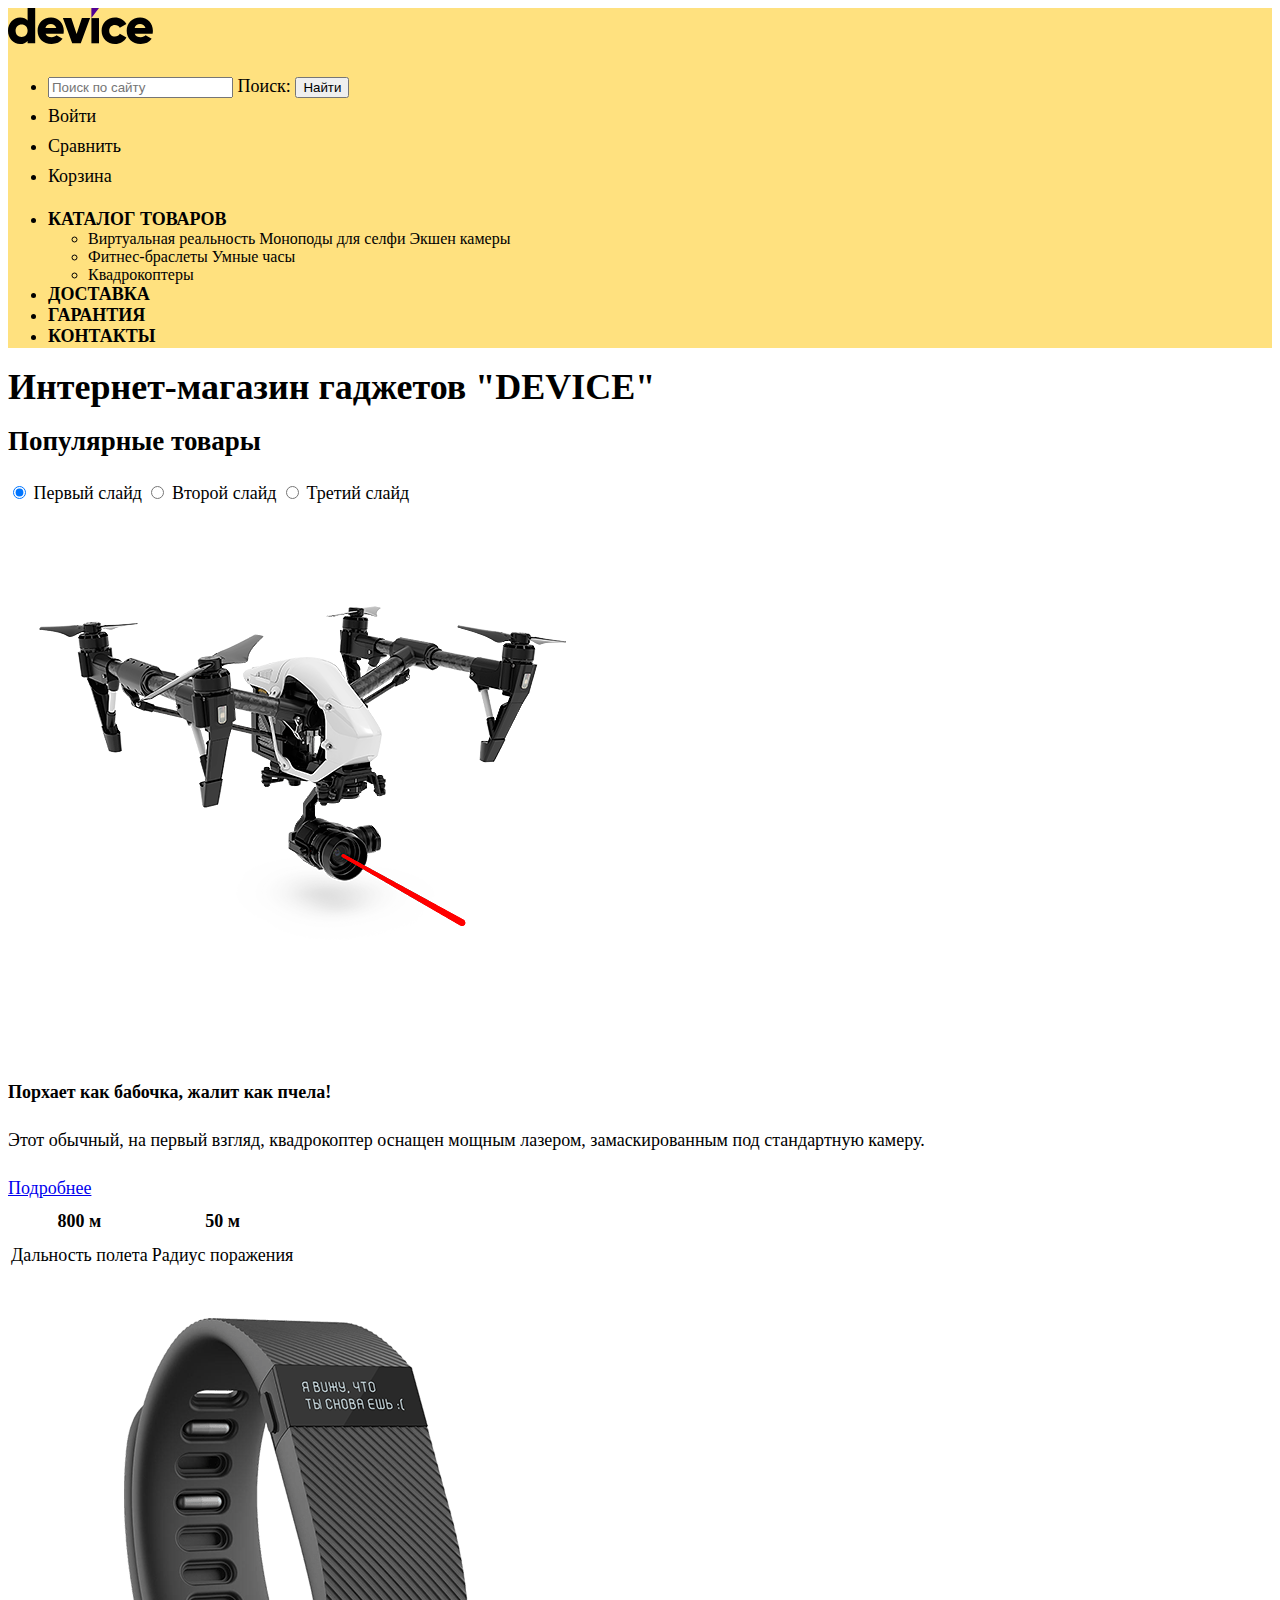
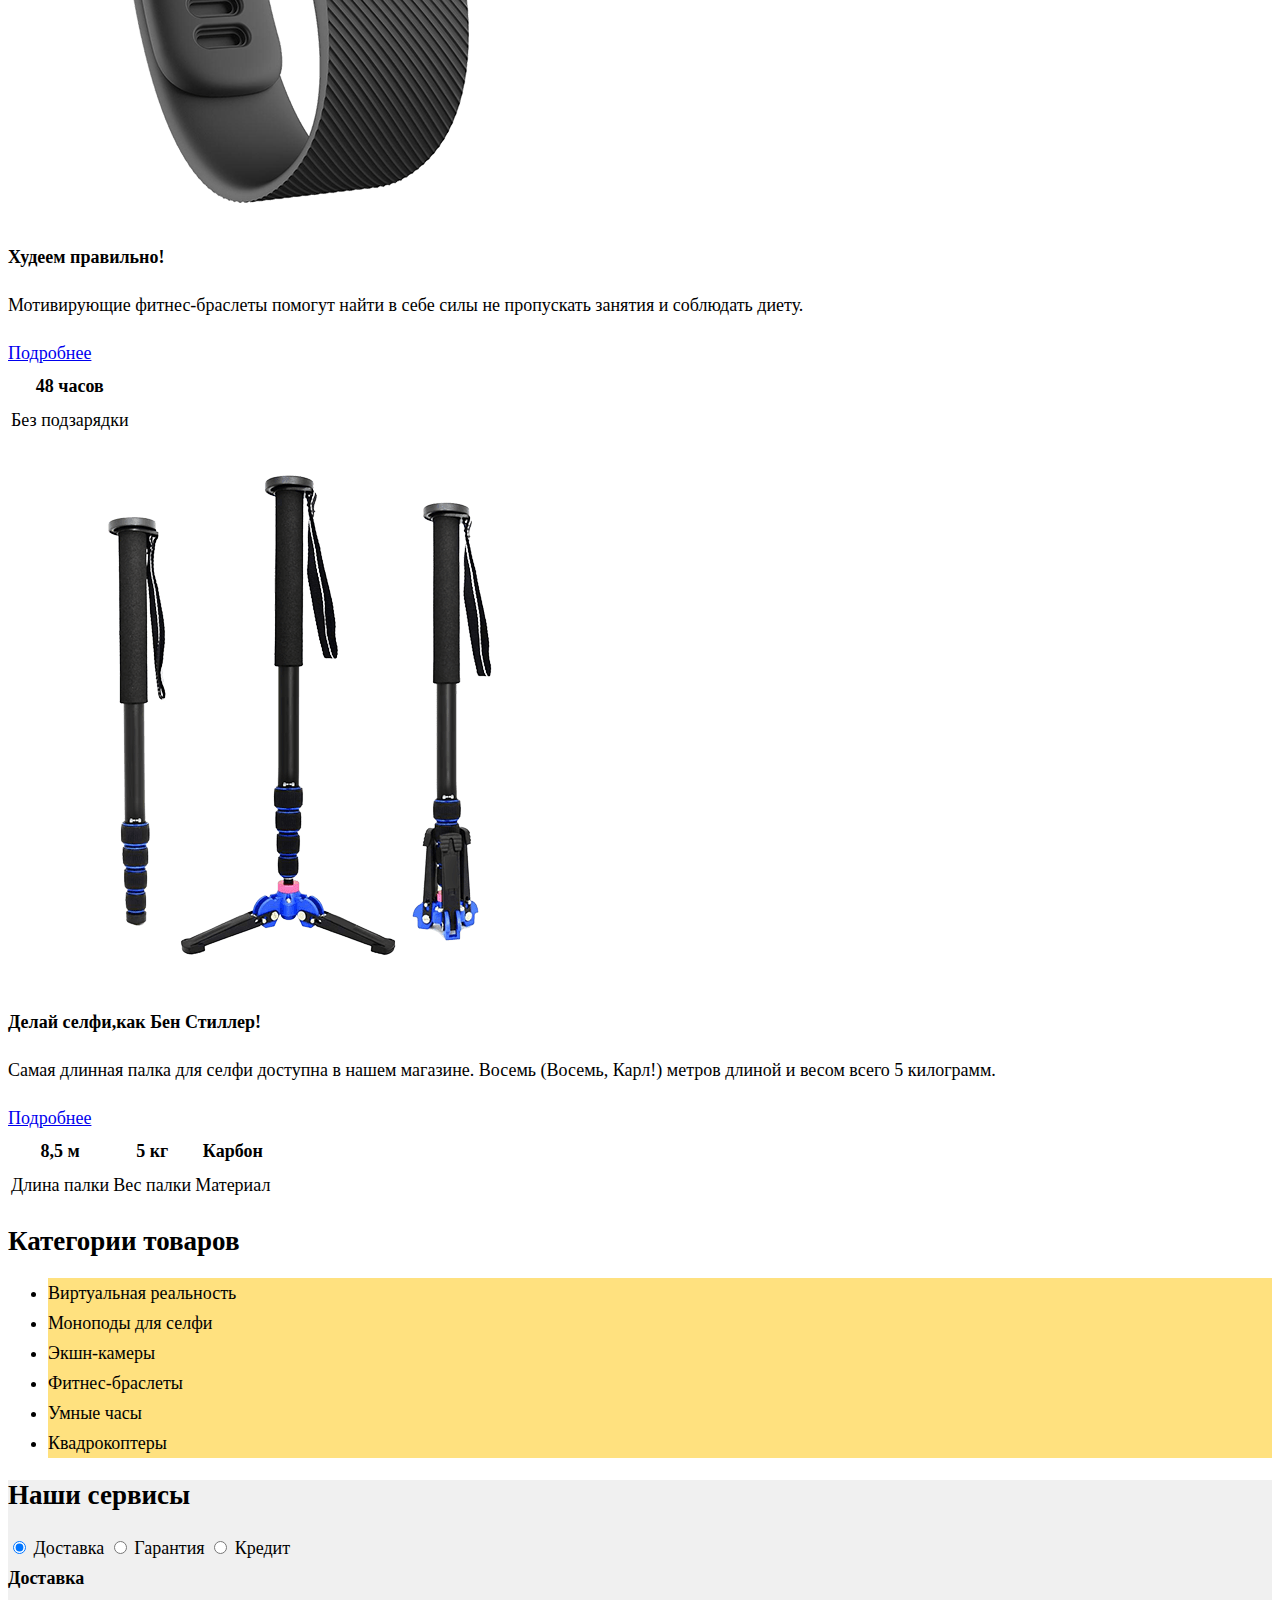
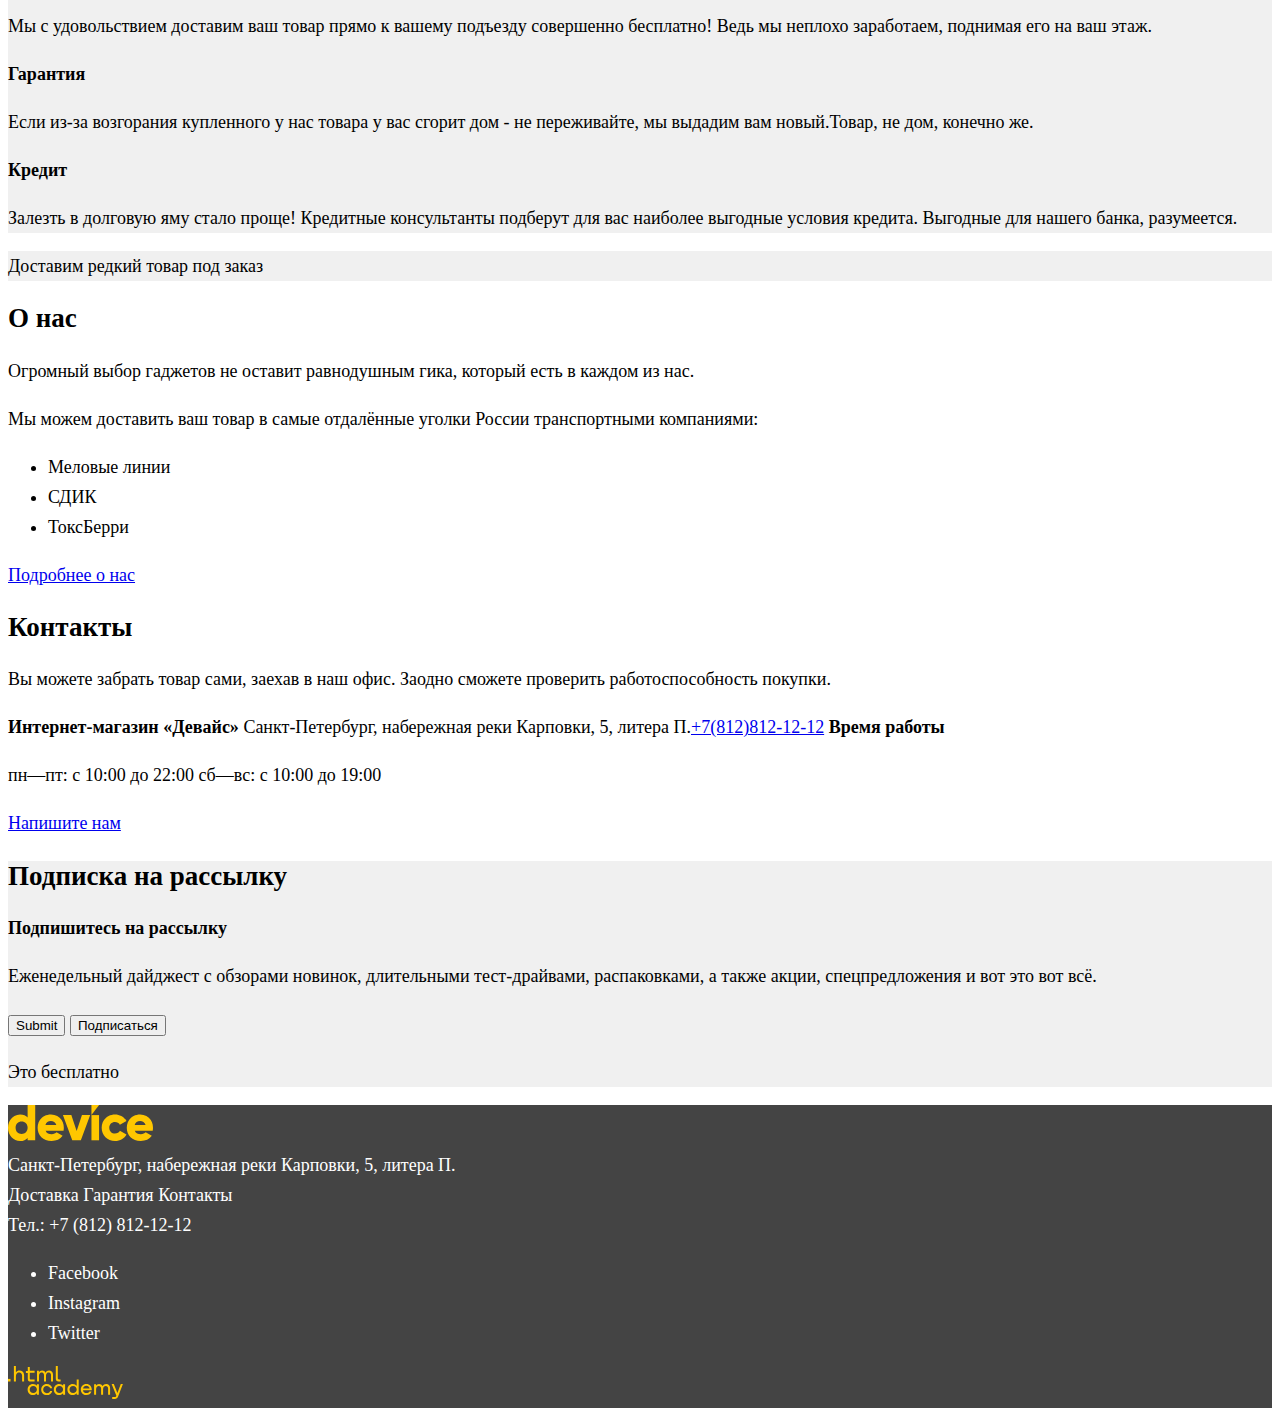
<file: 2/index.html>
<!DOCTYPE html>
<html lang="ru">
  <head>
    <meta charset="utf-8">
    <title>HTML Academy: Девайс</title>
    <link rel="stylesheet" href="styles/styles.css">
    <base href="https://htmlacademy-htmlcss.github.io/2077109-device-35/2/">
</head>
  <body>
    <header class="page-header">
      <a><img class="logo" src="images/header/device.svg" alt="DEVICE" width="145" height="36"></a>
      <nav class="navigation">
        <ul class="navigation-user">
          <li class="navigation-user-search">
            <form class="navigation-form" method="get" action="https://echo.htmlacademy.ru">
              <input class="navigation-form-input" id="search" type="search" name="search" placeholder="Поиск по сайту">
              <label class="navigation-form-label" for="search">
                <span class="visually-hidden">Поиск:</span>
              </label>
              <button class="navigation-form-button" type="submit">Найти</button>
            </form>
          </li>
          <li class="navigation-user-login">
            <a class="navigation-link" href="#">Войти</a>
          </li>
          <li class="navigation-user-compare">
            <a class="navigation-link" href="#">Сравнить</a>
          </li>
          <li class="navigation-user-cart">
            <a class="navigation-link" href="#">Корзина</a>
          </li>
        </ul>
        <ul class="navigation-main">
          <li class="navigation-main-item">
            <a class="navigation-main-link" href="#">Каталог товаров</a>
            <ul class="sub-menu-list">
              <li class="sub-menu-item">
                <a class="sub-menu-link" href="#">Виртуальная реальность</a>
                <a class="sub-menu-link" href="#">Моноподы для селфи</a>
                <a class="sub-menu-link" href="#">Экшен камеры</a>
              </li>
              <li class="sub-menu-item">
                <a class="sub-menu-link" href="#">Фитнес-браслеты</a>
                <a class="sub-menu-link" href="#">Умные часы</a>
              </li>
              <li class="sub-menu-item">
                <a class="sub-menu-link" href="#">Квадрокоптеры</a>
              </li>
            </ul>
          </li>
          <li class="navigation-main-item">
            <a class="navigation-main-link" href="#">Доставка</a>
          </li>
          <li class="navigation-main-item">
            <a class="navigation-main-link" href="#">Гарантия</a>
          </li>
          <li class="navigation-main-item">
            <a class="navigation-main-link" href="#">Контакты</a>
          </li>
        </ul>
      </nav>
    </header>
    <main class="page-main">
      <h1 class="visually-hidden">Интернет-магазин гаджетов "DEVICE"</h1>
      <section>
        <h2 class="visualy-hidden">Популярные товары</h2>
        <div class="promo-slider-controls">
          <input class="promo-slider-input" id="promo-control-1" type="radio" name="promo-control" checked>
          <label class="promo-slider-control" for="promo-control-1">
            <span class="visually-hidden">Первый слайд</span>
          </label>
          <input class="promo-slider-input" id="promo-control-2" type="radio" name="promo-control">
          <label class="promo-slider-control" for="promo-control-2">
            <span class="visually-hidden">Второй слайд</span>
          </label>
          <input class="promo-slider-input" id="promo-control-3" type="radio" name="promo-control">
          <label class="promo-slider-control" for="promo-control-3">
            <span class="visually-hidden">Третий слайд</span>
          </label>
        </div>
        <div class="promo-slider">
          <img src="images/slider-1.png" alt="Квадрокоптер" width="560" height="560">
          <div class="promo-slider-text">
            <b>Порхает как бабочка, жалит как пчела!</b>
            <p>Этот обычный, на первый взгляд, квадрокоптер оснащен мощным лазером, замаскированным под стандартную
              камеру.</p>
            <a class="btn" href="#">Подробнее</a>
            <table class="specifications">
              <tr>
                <th>800 м</th>
                <th>50 м</th>
              </tr>
              <tr>
                <td>Дальность полета</td>
                <td>Радиус поражения</td>
              </tr>
            </table>
          </div>
        </div>
        <div class="promo-slider">
          <img src="images/slider-2.png" alt="Фитнес-браслет" width="560" height="560">
          <div class="promo-slider-text">
            <b>Худеем правильно!</b>
            <p>Мотивирующие фитнес-браслеты помогут найти в себе силы не пропускать занятия и соблюдать диету.</p>
            <a class="btn" href="#">Подробнее</a>
            <table class="specifications">
              <tr>
                <th>48 часов</th>
              </tr>
              <tr>
                <td>Без подзарядки</td>
              </tr>
            </table>
          </div>
        </div>
        <div class="promo-slider">
          <img src="images/slider-3.png" alt="Самая длинная палка для селфи" width="560" height="560">
          <div class="promo-slider-text">
            <b>Делай селфи,как Бен Стиллер!</b>
            <p>Самая длинная палка для селфи доступна в нашем магазине. Восемь (Восемь, Карл!) метров длиной и весом
              всего 5 килограмм.</p>
            <a class="btn" href="#">Подробнее</a>
            <table class="specifications">
              <tr>
                <th>8,5 м</th>
                <th>5 кг</th>
                <th>Карбон</th>
              </tr>
              <tr>
                <td>Длина палки</td>
                <td>Вес палки</td>
                <td>Материал</td>
              </tr>
            </table>
          </div>
        </div>
      </section>
      <section class="main-goods">
        <h2 class="visually-hidden">Категории товаров</h2>
        <ul class="main-goods-list">
          <li class="main-goods-item">
            <a href="#">Виртуальная реальность</a>
          </li>
          <li class="main-goods-item">
            <a href="#">Моноподы для селфи</a>
          </li>
          <li class="main-goods-item">
            <a href="#">Экшн-камеры</a>
          </li>
          <li class="main-goods-item">
            <a href="#">Фитнес-браслеты</a>
          </li>
          <li class="main-goods-item">
            <a href="#">Умные часы</a>
          </li>
          <li class="main-goods-item">
            <a href="#">Квадрокоптеры</a>
          </li>
        </ul>
      </section>
      <div class="services-slider-wrap">
        <h2 class="visually-hidden">Наши сервисы</h2>
        <div class="service-sleder-controls">
          <input class="services-slider-input  visually-hidden" id="services-control-1" type="radio"
            name="services-control" checked>
          <label class="services-slider-control  services-slider-control-active"
            for="services-control-1">Доставка</label>
          <input class="services-slider-input  visually-hidden" id="services-control-2" type="radio"
            name="services-control">
          <label class="services-slider-control" for="services-control-2">Гарантия</label>
          <input class="services-slider-input  visually-hidden" id="services-control-3" type="radio"
            name="services-control">
          <label class="services-slider-control" for="services-control-3">Кредит</label>
        </div>
        <div class="services-slider-item">
          <b>Доставка</b>
          <p>Мы с удовольствием доставим ваш товар прямо к вашему подъезду совершенно бесплатно! Ведь мы неплохо
            заработаем, поднимая его на ваш этаж.</p>
        </div>
        <div class="services-slider-item">
          <b>Гарантия</b>
          <p>Если из-за возгорания купленного у нас товара у вас сгорит дом - не переживайте, мы выдадим вам
            новый.Товар, не дом, конечно же.</p>
        </div>
        <div class="services-slider-item">
          <b>Кредит</b>
          <p>Залезть в долговую яму стало проще! Кредитные консультанты подберут для вас наиболее выгодные условия
            кредита. Выгодные для нашего банка, разумеется.</p>
        </div>
      </div>
      <div class="container">
        <p class="rare product">Доставим редкий товар под заказ</p>
        <div class="about-us-contacts">
          <div class="about-us">
            <h2>О нас</h2>
            <p>Огромный выбор гаджетов не оставит равнодушным гика, который есть в каждом из нас.</p>
            <p>Мы можем доставить ваш товар в самые отдалённые уголки России транспортными компаниями:</p>
            <ul class="about-us-list">
              <li class="about-us-item"><span>Меловые линии</span></li>
              <li class="about-us-item"><span>СДИК</span></li>
              <li class="about-us-item"><span>ТоксБерри</span></li>
            </ul>
            <a class="btn" href="#">Подробнее о нас</a>
          </div>
          <div class="contacts">
            <h2>Контакты</h2>
            <p>Вы можете забрать товар сами, заехав в наш офис.
              Заодно сможете проверить работоспособность покупки. </p>
            <b>Интернет-магазин «Девайс»</b>
            <adress>Санкт-Петербург, набережная реки Карповки, 5, литера П.<a href="tel:+78128121212">+7(812)812-12-12</a>
            </adress>
            <b>Время работы</b>
            <p>пн—пт: с 10:00 до 22:00 сб—вс: с 10:00 до 19:00</p>
            <a class="btn" href="#">Напишите нам</a>
          </div>
        </div>
      </div>
      <section class="subscribe">
        <h2 class="visually-hidden">Подписка на рассылку</h2>
        <b>Подпишитесь на рассылку</b>
        <p>Еженедельный дайджест с обзорами новинок, длительными тест-драйвами, распаковками, а также акции,
          спецпредложения и вот это вот всё.</p>
        <form class="subscribe-form" method="get" action="https://echo.htmlacademy.ru">
          <input class="subscribe-form-input" id="subscribe" type="submit" name="subscribe" placeholder="Ваш e-mail">
          <button class="subscribe-form-btn" type="submit">Подписаться</button>
          <label class="navigation-form-label" for="subscribe"></label>
        </form>
        <p>Это бесплатно</p>
      </section>
    </main>
    <footer class="page-footer">
      <a><img src="images/logo.svg" alt="DEVICE" width="145" height="36"></a>
      <div class="page-footer-info">
        <adress>Санкт-Петербург, набережная реки Карповки, 5, литера П.</adress>
        <div class="page-footer-services">
          <a class="page-footer-link" href="#">Доставка</a>
          <a class="page-footer-link" href="#">Гарантия</a>
          <a class="page-footer-link" href="#">Контакты</a>
        </div>
        <div class="page-footer-phone">
          <a class="page-footer-link" href="tel:+78128121212">Тел.: +7 (812) 812-12-12</a>
        </div>
      </div>
      <div class="page-footer-links">
        <ul class="page-footer-links-list">
          <li class="page-footer-links-item">
            <a class="page-footer-link" href="#">
              <span class="visually-hidden">Facebook</span>
            </a>
          </li>
          <li class="page-footer-links-item">
            <a class="page-footer-link" href="#">
              <span class="visually-hidden">Instagram</span>
            </a>
          </li>
          <li class="page-footer-links-item">
            <a class="page-footer-link" href="#">
              <span class="visually-hidden">Twitter</span>
            </a>
          </li>
        </ul>
        <div class="page-footer-copyright">
          <img src="images/logo-2.svg" alt="HTML Academy" width="115" height="33">
        </div>
      </div>
    </footer>
  </body>
</html>
</file>
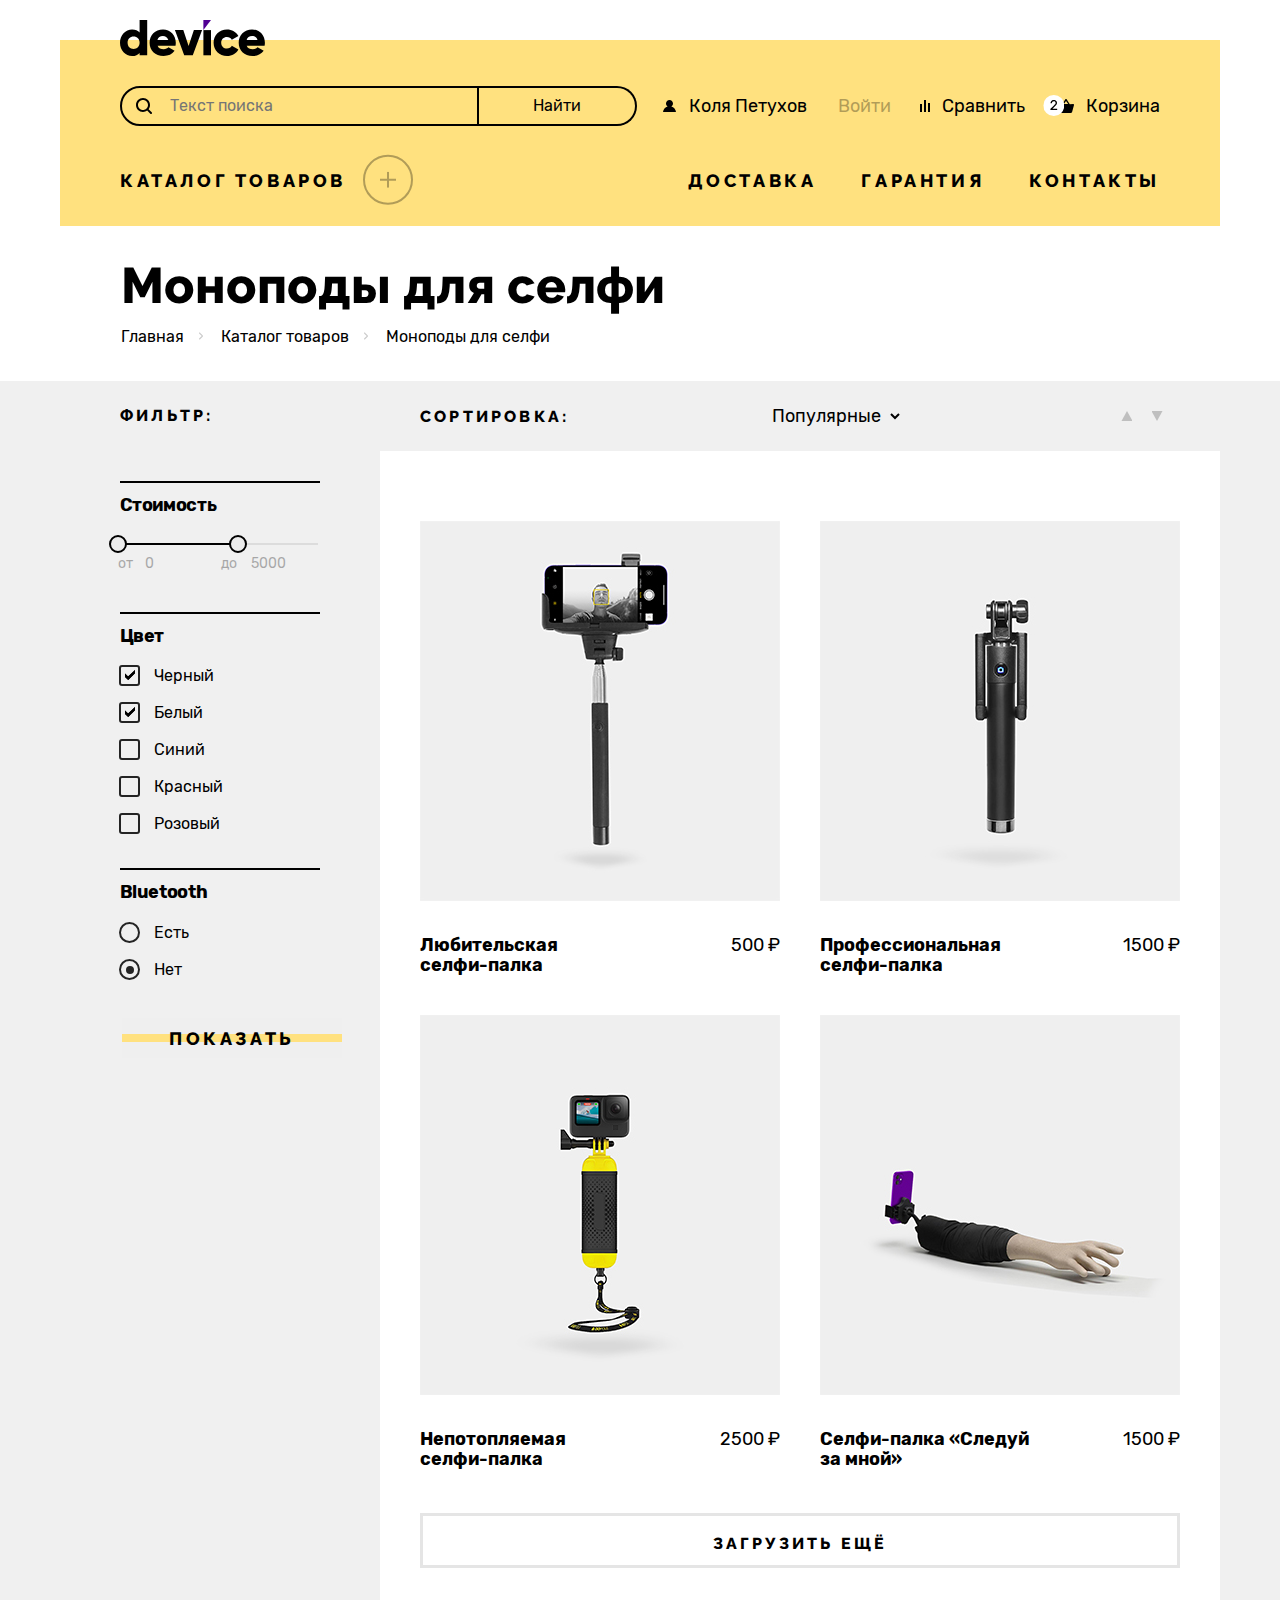
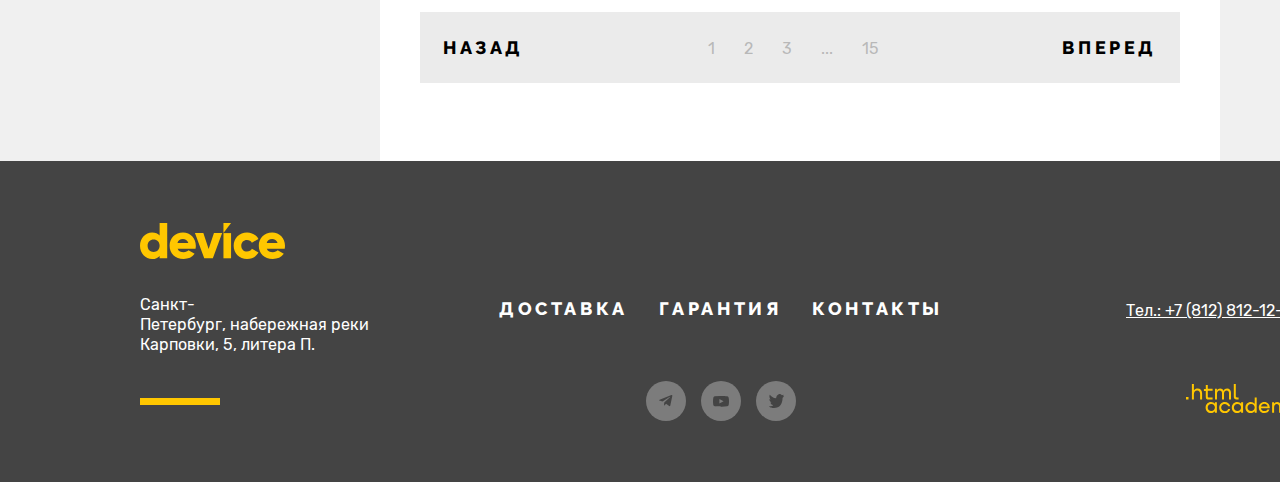
<file: catalog.html>
<!DOCTYPE html>
<html lang="ru">
  <head>
    <meta charset="utf-8">
    <title>Страница каталога Device</title>
    <link rel="stylesheet" href="styles/styles.css">
    <link rel="icon" href="favicon.ico">
    <link rel="icon" type="image/png" href="images/favicon.png">
  </head>
  <body>
    <header class="page-header catalog-page">
      <a href="index.html" class="logo-link-catalog"><img class="logo-catalog" src="images/header/device.svg" alt="DEVICE" width="145" height="36"></a>
      <div class="navigation-search-container">
        <div class="navigation-search">
          <form class="navigation-form" method="get" action="https://echo.htmlacademy.ru">
            <label class="navigation-form-label" tabindex="0"><input class="navigation-form-input" type="search"
                name="search" placeholder="Текст поиска"><span class="visually-hidden">Поиск по сайту</span></label>
            <button class="navigation-form-button" type="submit"><span class="search-text">Найти</span></button>
          </form>
        </div>
        <div class="compare-cart-login">
          <a class="navigation-link login" href="#"><span class="logged">Коля Петухов</span><span
              class="come-in">Войти</span></a>
          <div class="compare-cart">
            <a class="navigation-link compare" href="#">Сравнить</a>
            <a class="navigation-link cart" href="#">Корзина</a>
          </div>
        </div>
      </div>
      <nav class="navigation">
        <ul class="navigation-main-list">
          <li class="navigation-main-item sub-catalog">
            <a class="navigation-link plus minus" href="#">Каталог товаров</a>
            <ul class="sub-menu-list">
              <li class="sub-menu-item column-one">
                <a class="sub-menu-link" href="#">Виртуальная реальность</a>
                <a class="sub-menu-link" href="#">Моноподы для селфи</a>
                <a class="sub-menu-link" href="#">Экшен камеры</a>
              </li>
              <li class="sub-menu-item column-two">
                <a class="sub-menu-link" href="#">Фитнес-браслеты</a>
                <a class="sub-menu-link" href="#">Умные часы</a>
              </li>
              <li class="sub-menu-item column-three">
                <a class="sub-menu-link" href="#">Квадрокоптеры</a>
              </li>
            </ul>
          </li>
          <li class="navigation-main-item">
            <a class="navigation-link-catalog" href="#">Доставка</a>
          </li>
          <li class="navigation-main-item">
            <a class="navigation-link-catalog" href="#">Гарантия</a>
          </li>
          <li class="navigation-main-item">
            <a class="navigation-link-catalog" href="#">Контакты</a>
          </li>
        </ul>
      </nav>
    </header>
    <main class="catalog-main main-container">
      <div class="inner-header-container">
        <header class="inner-header">
          <h1 class="inner-header-title">Моноподы для селфи</h1>
          <ul class="breadcrumbs">
            <li class="breadcrumbs-item">
              <a class="breadcrumbs-link main" href="index.html">Главная</a>
            </li>
            <li class="breadcrumbs-item">
              <a class="breadcrumbs-link catalog" href="">Каталог товаров</a>
            </li>
            <li class="breadcrumbs-item">
              <a class="breadcrumbs-link" href="">Моноподы для селфи</a>
            </li>
          </ul>
        </header>
      </div>
      <div class="page-catalog-container">
        <div class="page-catalog">
          <section class="sidebar">
            <h2 class="sidebar-title">Фильтр:</h2>
            <form class="catalog-filter" method="get" action="https://echo.htmlacademy.ru">
              <fieldset class="catalog-filter-group price">
                <legend class="catalog-filter-title price-title">Стоимость</legend>
                <div class="range">
                  <div class="range-scale">
                    <div class="range-bar" style="left: 0; width: 119px">
                      <button class="range-toggle toggle-min">
                        <span class="visually-hidden">Изменить минимальную цену.</span>
                      </button>
                      <button class="range-toggle toggle-max">
                        <span class="visually-hidden">Изменить максимальную цену.</span>
                      </button>
                    </div>
                  </div>
                  <div class="range-wrapper-inputs">
                    <label class="catalog-filter-label-1">
                      от <input class="range-input min" type="number" value="0" name="min-price">
                    </label>
                    <label class="catalog-filter-label-2">
                      до <input class="range-input max" type="number" value="5000" name="max-price">
                    </label>
                  </div>
                </div>
              </fieldset>
              <fieldset class="catalog-filter-group">
                <legend class="catalog-filter-title color-title">Цвет</legend>
                <ul class="catalog-filter-list">
                  <li class="catalog-filter-item">
                    <label class="control">
                      <input class="visually-hidden control-input" type="checkbox" name="black" checked>
                      <span class="control-mark" tabindex="0"></span>
                      <span class="control-label">Черный</span>
                    </label>
                  </li>
                  <li class="catalog-filter-item">
                    <label class="control">
                      <input class="visually-hidden control-input" type="checkbox" name="white" checked>
                      <span class="control-mark" tabindex="0"></span>
                      <span class="control-label">Белый</span>
                    </label>
                  </li>
                  <li class="catalog-filter-item">
                    <label class="control">
                      <input class="visually-hidden control-input" type="checkbox" name="blue">
                      <span class="control-mark" tabindex="0"></span>
                      <span class="control-label">Синий</span>
                    </label>
                  </li>
                  <li class="catalog-filter-item">
                    <label class="control">
                      <input class="visually-hidden control-input" type="checkbox" name="red">
                      <span class="control-mark" tabindex="0"></span>
                      <span class="control-label">Красный</span>
                    </label>
                  </li>
                  <li class="catalog-filter-item">
                    <label class="control">
                      <input class="visually-hidden control-input" type="checkbox" name="pink">
                      <span class="control-mark" tabindex="0"></span>
                      <span class="control-label">Розовый</span>
                    </label>
                  </li>
                </ul>
              </fieldset>
              <fieldset class="catalog-filter-group">
                <legend class="catalog-filter-title bluetooth-title">Bluetooth</legend>
                <ul class="catalog-filter-list">
                  <li class="catalog-filter-item">
                    <label class="control">
                      <input class="visually-hidden control-input" type="radio" name="bluetooth" value="yes" checked>
                      <span class="control-mark" tabindex="0"></span>
                      <span class="control-label">Есть</span>
                    </label>
                  </li>
                  <li class="catalog-filter-item">
                    <label class="control">
                      <input class="visually-hidden control-input" type="radio" name="bluetooth" value="no" checked>
                      <span class="control-mark" tabindex="0"></span>
                      <span class="control-label">Нет</span>
                    </label>
                  </li>
                </ul>
              </fieldset>
              <button class="filter-button" type="submit">Показать</button>
            </form>
          </section>
          <section class="goods">
            <h2 class="visually-hidden">Наши товары</h2>
            <section class="goods-sort">
              <h3 class="goods-sort-title">Сортировка:</h3>
              <select class="goods-select" tabindex="0">
                <option class="option-title">Популярные</option>
                <option>По цене</option>
              </select>
              <ul class="goods-sort-updown">
                <li class="goods-sort-up" tabindex="0">
                  <a class="goods-sort-up-link" href="#"></a>
                </li>
                <li class="goods-sort-down" tabindex="0">
                  <a class="goods-sort-down-link" href="#"></a>
                </li>
              </ul>
            </section>
            <section class="goods-list">
              <div class="goods-container">
                <article class="goods-item new" tabindex="0">
                  <div class="goods-card">
                    <img class="goods-item-img" src="images/selfy-1.jpg" alt="Любительская селфи-палка" width="360"
                      height="380">
                    <div class="goods-item-info">
                      <h3 class="goods-item-title"><a class="goods-item-link" href="#"
                          tabindex="-1">Любительская<br>селфи-палка</a>
                      </h3>
                      <span class="goods-item-price">500 ₽</span>
                    </div>
                  </div>
                  <a class="goods-item-more-link" href="#">Подробнее</a>
                </article>
                <article class="goods-item new" tabindex="0">
                  <div class="goods-card">
                    <img class="goods-item-img" src="images/selfy-2.jpg" alt="Профессиональная селфи-палка" width="360"
                      height="380">
                    <div class="goods-item-info">
                      <h3 class="goods-item-title"><a class="goods-item-link" href="#"
                          tabindex="-1">Профессиональная<br>селфи-палка</a>
                      </h3>
                      <span class="goods-item-price">1500 ₽</span>
                    </div>
                  </div>
                  <a class="goods-item-more-link" href="#">Подробнее</a>
                </article>
                <article class="goods-item new" tabindex="0">
                  <div class="goods-card">
                    <img class="goods-item-img" src="images/selfy-3.jpg" alt="Непотопляемая селфи-палка" width="360"
                      height="380">
                    <div class="goods-item-info">
                      <h3 class="goods-item-title"><a class="goods-item-link" href="#"
                          tabindex="-1">Непотопляемая<br>селфи-палка</a>
                      </h3>
                      <span class="goods-item-price">2500 ₽</span>
                    </div>
                  </div>
                  <a class="goods-item-more-link" href="#">Подробнее</a>
                </article>
                <article class="goods-item new" tabindex="0">
                  <div class="goods-card">
                    <img class="goods-item-img" src="images/selfy-4.jpg" alt="Селфи-палка «Следуй за мной»" width="360"
                      height="380">
                    <div class="goods-item-info">
                      <h3 class="goods-item-title"><a class="goods-item-link" href="#" tabindex="-1">Селфи-палка
                          «Следуй<br>за мной»</a>
                      </h3>
                      <span class="goods-item-price">1500 ₽</span>
                    </div>
                  </div>
                  <a class="goods-item-more-link" href="#">Подробнее</a>
                </article>
              </div>
              <button class="button-download-more" type="button"><span class="button-download-more-text">Загрузить
                  ещё</span></button>
              <div class="pagination-container">
                <ul class="pagination">
                  <li class="pagination-button">
                    <a class="pagination-control" href="#">Назад</a>
                  </li>
                  <li class="pagination-list-wrap">
                    <ul class="pagination-list">
                      <li class="pagination-item" tabindex="0">
                        <a class="pagination-link" href="#" tabindex="-1">1</a>
                      </li>
                      <li class="pagination-item" tabindex="0">
                        <a class="pagination-link" href="#" tabindex="-1">2</a>
                      </li>
                      <li class="pagination-item" tabindex="0">
                        <a class="pagination-link" href="#" tabindex="-1">3</a>
                      </li>
                      <li class="pagination-item" tabindex="0">
                        <a class="pagination-link" href="#" tabindex="-1">...</a>
                      </li>
                      <li class="pagination-item" tabindex="0">
                        <a class="pagination-link" href="#" tabindex="-1">15</a>
                      </li>
                    </ul>
                  </li>
                  <li class="pagination-button">
                    <a class="pagination-control" href="#">Вперед</a>
                  </li>
                </ul>
              </div>
            </section>
          </section>
        </div>
      </div>
    </main>
    <div class="page-footer-container">
      <footer class="page-footer">
        <div class="page-footer-info">
          <a class="page-footer-logo" href="index.html"><img src="images/logo.svg" alt="DEVICE" width="145"
              height="36"></a>
          <p class="page-footer-text">Санкт-Петербург,&nbsp;набережная реки Карповки, 5, литера П.</p>
        </div>
        <div class="page-footer-services">
          <div class="page-footer-link-block">
            <a class="page-footer-link delivery-link" href="#">Доставка</a>
            <a class="page-footer-link warranty-link" href="#">Гарантия</a>
            <a class="page-footer-link contacts-link" href="#">Контакты</a>
          </div>
          <ul class="page-footer-social-link-block">
            <li class="page-footer-social-link-item-telegram">
              <a class="page-footer-social-link telegram" href="https://t.me/htmlacademy"><span
                  class=" visually-hidden">Telegram</span>
                <svg class="telegram-link" xmlns="http://www.w3.org/2000/svg" aria-hidden="true" focusable="false"
                  width="14" height="12" fill="none" viewBox="0 0 14 12">
                  <path fill="#444"
                    d="M12.443.074.623 4.632c-.807.324-.802.774-.148.974l3.035.947 7.021-4.43c.332-.202.635-.093.386.128L5.228 7.385l-.209 3.129c.307 0 .442-.141.614-.307l1.474-1.433 3.066 2.264c.565.312.971.152 1.112-.523l2.013-9.485c.206-.826-.316-1.2-.855-.956Z" />
                </svg>
              </a>
            </li>
            <li class="page-footer-social-link-item-youtube">
              <a class="page-footer-social-link youtube" href="https://www.youtube.com/user/htmlacademyru"><span
                  class="visually-hidden">Youtube</span>
                <svg class="youtube-link" xmlns="http://www.w3.org/2000/svg" aria-hidden="true" focusable="false"
                  width="16" height="11" fill="none" viewBox="0 0 16 11">
                  <path fill="#444"
                    d="M15.667 1.675a1.857 1.857 0 0 0-.51-.847 2.034 2.034 0 0 0-.893-.495c-1.252-.33-6.268-.33-6.268-.33a51.083 51.083 0 0 0-6.26.314 2.107 2.107 0 0 0-.892.506c-.246.238-.425.53-.518.851A19.393 19.393 0 0 0 0 5.337C-.008 6.564.101 7.79.326 8.999c.091.32.27.611.516.846.248.236.556.406.894.496 1.27.329 6.26.329 6.26.329 2.094.024 4.188-.08 6.268-.313.335-.087.642-.257.892-.495.244-.23.42-.524.51-.847.23-1.207.342-2.434.334-3.663a17.72 17.72 0 0 0-.333-3.678ZM6.402 7.619V3.055l4.173 2.282L6.402 7.62Z" />
                </svg>
              </a>
            </li>
            <li class="page-footer-social-link-item-twitter">
              <a class="page-footer-social-link twitter" href="https://twitter.com/htmlacademy_ru"><span
                  class="visually-hidden">Twitter</span>
                <svg class="twitter-link" xmlns="http://www.w3.org/2000/svg" aria-hidden="true" focusable="false"
                  width="15" height="15" fill="none" viewBox="0 0 15 15">
                  <path fill="#444"
                    d="M9.7.155c1.5-.5 2.6.3 3.2 1.1.5-.2 1.1-.4 1.7-.6 0 .8-.5 1.4-.8 1.6.7.2 1.2-.4 1.2-.4-.1.9-.9 1.7-1.4 1.9-.2 6.3-2.8 10.4-8.9 10.3h-.4c-.3 0-3.7-.4-4.3-1.8 2 .2 3.4-.4 4.1-1.1-.8-.3-2.4-.4-2.6-2.8.3.2.5.3 1.1.2-1.1-.8-2.3-1.5-2.2-3.5.3.3.9.5 1.2.4-.6-.2-1.8-3.1-.8-4.6 1.6 1.7 3.3 3.4 6.3 3.5.2-2.1 1-3.5 2.6-4.2Z" />
                </svg>
              </a>
            </li>
          </ul>
        </div>
        <div class="page-footer-phone">
          <a class="page-footer-link-phone" href="tel:+78128121212">Тел.: +7 (812) 812-12-12</a>
          <a class="page-footer-link-html" href="https://htmlacademy.ru/">
            <svg class="html-logo" xmlns="http://www.w3.org/2000/svg" aria-hidden="true" focusable="false" width="115"
              height="33" fill="none" viewBox="0 0 115 33">
              <path fill="#FFC700"
                d="M0 12.9v2.6h2.5v-2.6H0ZM11.6 4.5c-1.6 0-2.8.7-3.6 1.7h-.1V0h-2v15.5h2v-5.3c0-2.1 1.3-3.6 3.3-3.6 1.8 0 2.9 1.4 2.9 3.2v5.7h2V9.4c.1-3-1.8-4.9-4.5-4.9ZM26.6 4.8h-4.8V1.1h-2v3.8h-1.9v2h1.9v6c0 1.7 1 2.7 2.7 2.7h4.1v-2h-3.7c-.7 0-1.1-.4-1.1-1.1V6.8h4.8v-2ZM41.1 4.6c-1.6 0-2.9.8-3.5 2.1h-.1c-.6-1.2-1.8-2.1-3.4-2.1-1.4 0-2.5.8-3.1 1.8h-.1V4.8H29v10.6h2V10c0-2 1-3.5 2.6-3.5 1.5 0 2.4 1 2.4 2.6v6.3h2V9.8c0-2.4 1.4-3.3 2.6-3.3 1.5 0 2.4 1 2.4 2.6v6.3h2V8.9c.1-2.5-1.4-4.3-3.9-4.3ZM47.8 12.7c0 1.7 1 2.7 2.8 2.7h2v-2h-1.7c-.7 0-1.1-.4-1.1-1.1V0h-2v12.7ZM28.9 19.7c-.9-1.1-2.2-1.8-3.9-1.8-3.1 0-5.4 2.3-5.4 5.6s2.3 5.6 5.4 5.6c1.8 0 3-.8 3.8-1.9h.1v1.6h2V18.2h-2v1.5Zm-3.6 7.4c-2.2 0-3.6-1.6-3.6-3.6s1.4-3.6 3.6-3.6 3.6 1.6 3.6 3.6c0 1.9-1.4 3.6-3.6 3.6ZM44.2 22c-.5-2.4-2.6-4.1-5.4-4.1-3.4 0-5.6 2.5-5.6 5.6 0 3.1 2.2 5.6 5.6 5.6 2.8 0 4.9-1.8 5.4-4.2h-2.1c-.4 1.3-1.7 2.3-3.3 2.3-2.2 0-3.6-1.6-3.6-3.6s1.4-3.6 3.6-3.6c1.6 0 2.8 1 3.3 2.2h2.1V22ZM55.1 19.7c-.9-1.1-2.2-1.8-3.9-1.8-3.1 0-5.4 2.3-5.4 5.6s2.3 5.6 5.4 5.6c1.8 0 3-.8 3.8-1.9h.1v1.6h2V18.2h-2v1.5Zm-3.6 7.4c-2.2 0-3.6-1.6-3.6-3.6s1.4-3.6 3.6-3.6 3.6 1.6 3.6 3.6c0 1.9-1.5 3.6-3.6 3.6ZM68.7 19.8c-.9-1.1-2.2-1.9-3.9-1.9-3.1 0-5.4 2.3-5.4 5.6s2.2 5.6 5.4 5.6c1.7 0 3-.8 3.8-1.8h.1v1.5h2V13.4h-2v6.4Zm-3.6 7.3c-2.2 0-3.6-1.6-3.6-3.6s1.4-3.6 3.6-3.6 3.6 1.6 3.6 3.6c-.1 2-1.5 3.6-3.6 3.6ZM78.3 17.9c-3.3 0-5.5 2.5-5.5 5.6 0 3 2.1 5.6 5.5 5.6 2.5 0 4.5-1.3 5.2-3.6h-2.1c-.5 1-1.6 1.6-3 1.6-1.9 0-3.3-1.3-3.4-2.9h8.8c.2-3.6-2-6.3-5.5-6.3Zm0 1.9c1.7 0 3 1 3.3 2.6h-6.5c.3-1.5 1.5-2.6 3.2-2.6ZM98.2 17.9c-1.6 0-2.9.8-3.6 2h-.1c-.6-1.2-1.8-2-3.4-2-1.4 0-2.5.7-3.1 1.8v-1.5h-1.9v10.6h2v-5.4c0-2 1-3.4 2.6-3.5 1.5 0 2.4 1 2.4 2.6v6.3h2v-5.6c0-2.4 1.4-3.3 2.6-3.3 1.5 0 2.4 1 2.4 2.6v6.3h2v-6.5c.1-2.6-1.4-4.4-3.9-4.4ZM109.4 27l-3.6-8.9h-2.2l4.8 11.6c-.3.9-.7 1.2-1.7 1.2h-2.5v2h2.5c1.8 0 2.8-.8 3.5-2.6l4.7-12.2h-2.1l-3.4 8.9Z" />
            </svg>
          </a>
        </div>
      </footer>
    </div>
  </body>
</html>
</file>
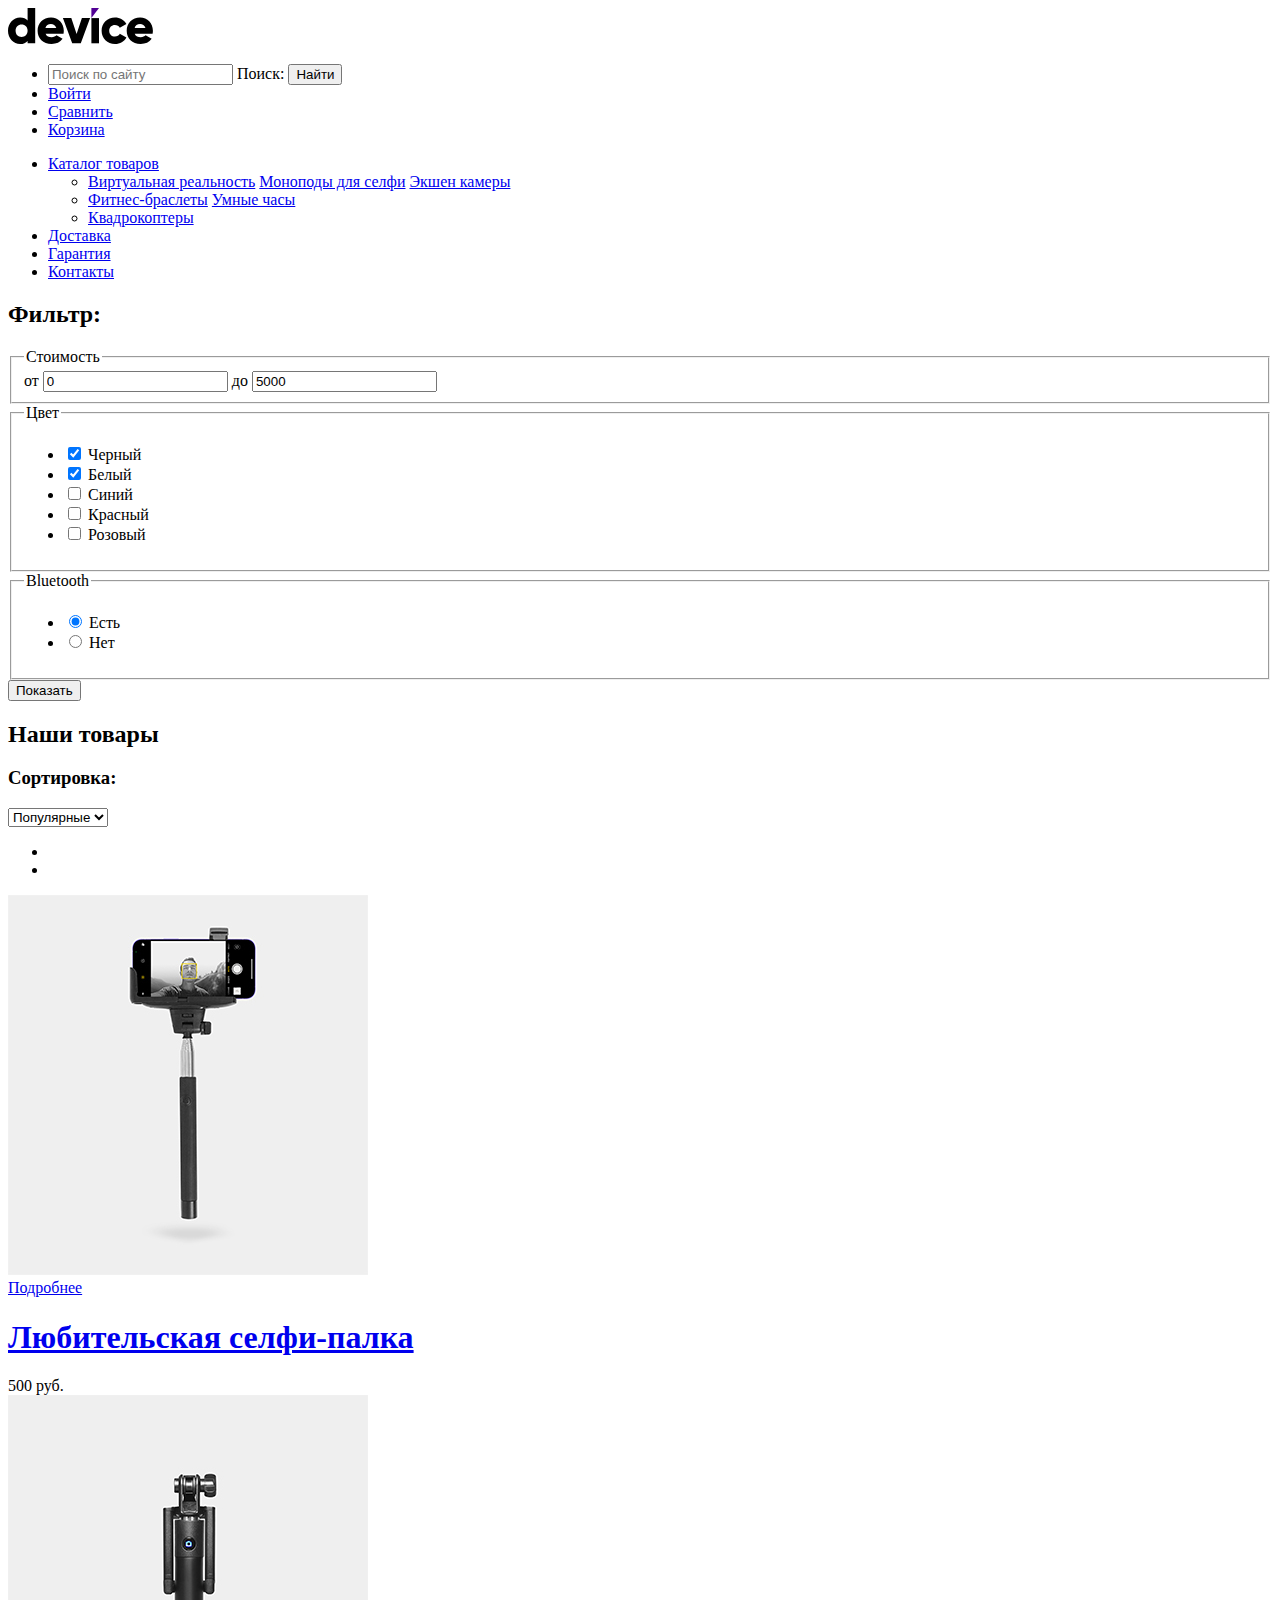
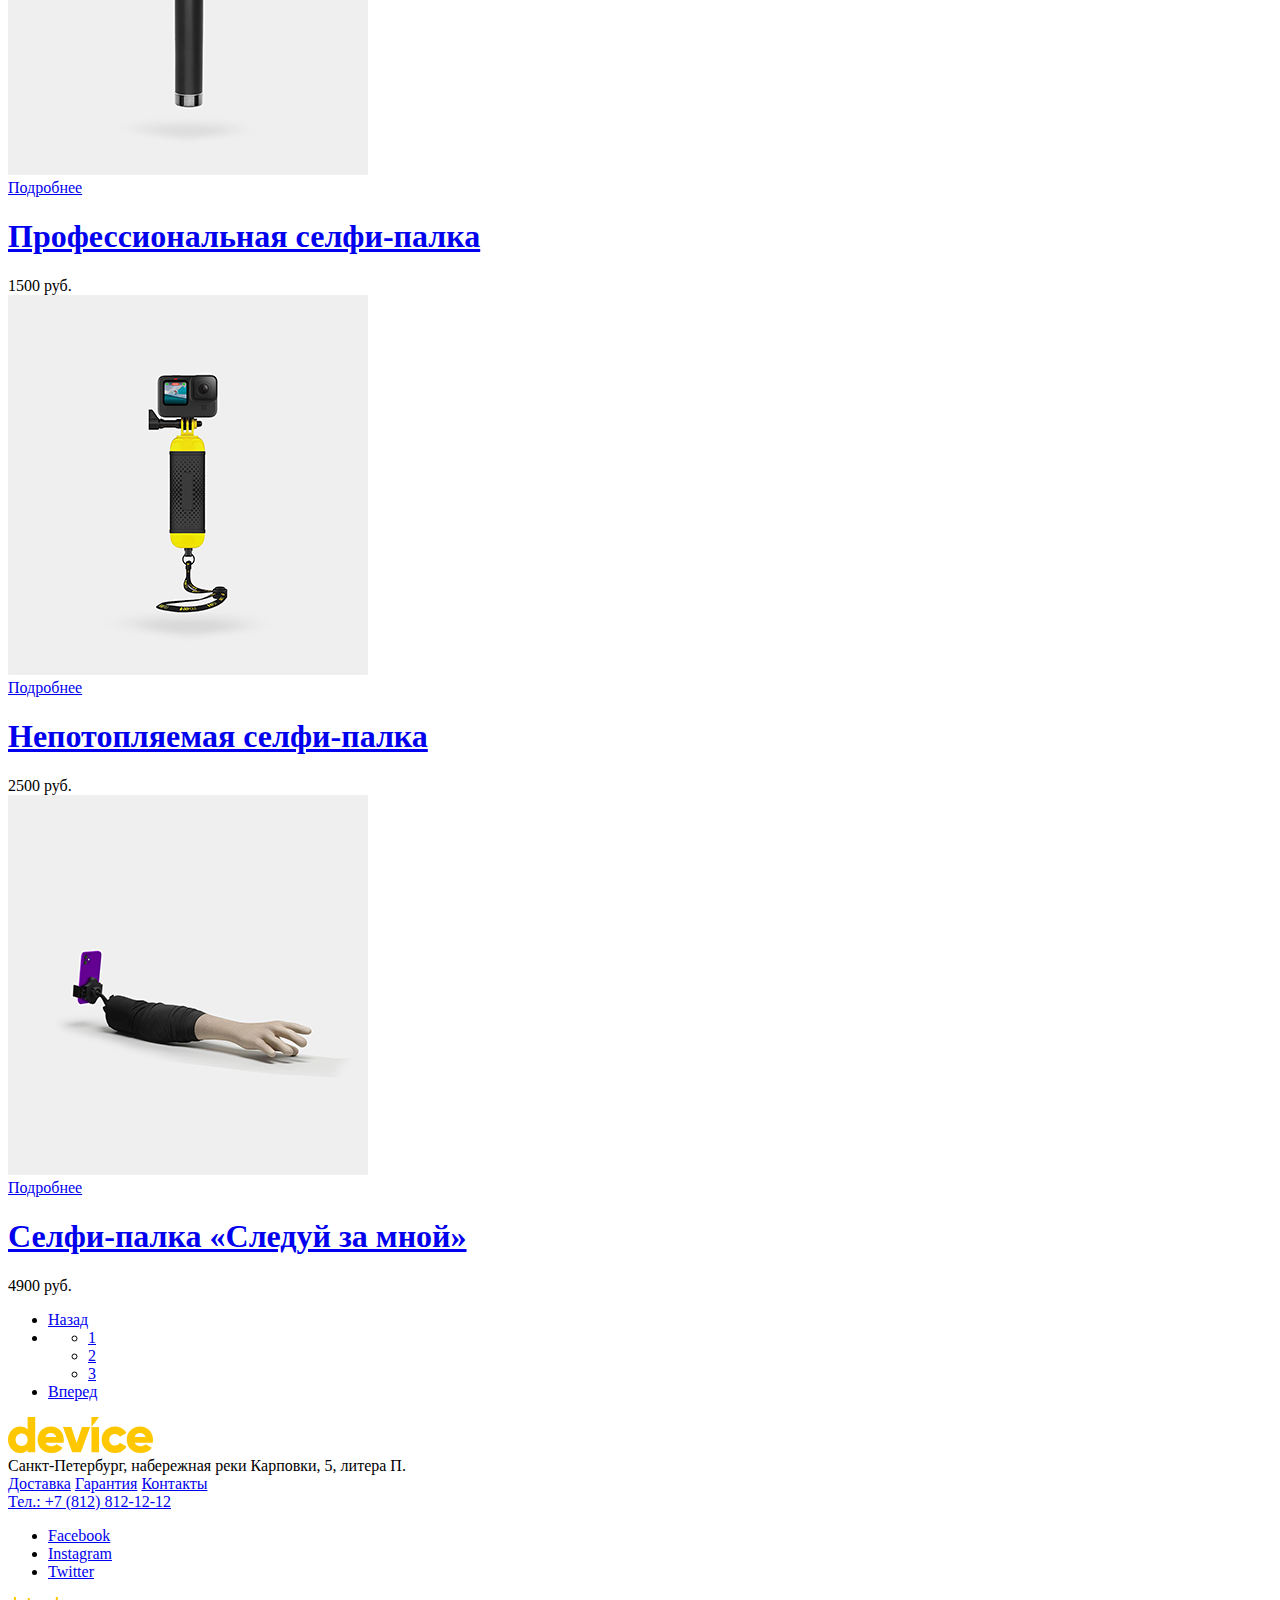
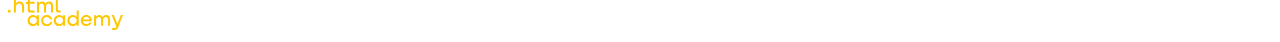
<file: 2/catalog.html>
<!DOCTYPE html>
<html lang="ru">
  <head>
    <meta charset="utf-8">
    <title>Страница каталога Device</title>
    <base href="https://htmlacademy-htmlcss.github.io/2077109-device-35/2/">
</head>
  <body>
    <header class="page-header">
      <a href="index.html"><img class="logo" src="images/header/device.svg" alt="DEVICE" width="145" height="36"></a>
      <nav class="navigation">
        <ul class="navigation-user">
          <li class="navigation-user-search">
            <form class="navigation-form" method="get" action="https://echo.htmlacademy.ru">
              <input class="navigation-form-input" id="search" type="search" name="search" placeholder="Поиск по сайту">
              <label class="navigation-form-label" for="search">
                <span class="visually-hidden">Поиск:</span>
              </label>
              <button class="navigation-form-button" type="submit">Найти</button>
            </form>
          </li>
          <li class="navigation-login">
            <a class="navigation-link-login" href="#">Войти</a>
          </li>
          <li class="navigation-compare">
            <a class="navigation-link-compare" href="#">Сравнить</a>
          </li>
          <li class="navigation-cart">
            <a class="navigation-link-cart" href="#">Корзина</a>
          </li>
        </ul>
        <ul class="navigation-main">
          <li class="navigation-main-catalog">
            <a class="navigation-main-product" href="#">Каталог товаров</a>
            <ul class="sub-menu">
              <li class="sub-menu-one">
                <a href="#">Виртуальная реальность</a>
                <a href="#">Моноподы для селфи</a>
                <a href="#">Экшен камеры</a>
              </li>
              <li class="sub-menu-two">
                <a href="#">Фитнес-браслеты</a>
                <a href="#">Умные часы</a>
              </li>
              <li class="sub-menu-three">
                <a href="#">Квадрокоптеры</a>
              </li>
            </ul>
          </li>
          <li class="navigation-main-item">
            <a href="#">Доставка</a>
          </li>
          <li class="navigation-main-item">
            <a href="#">Гарантия</a>
          </li>
          <li class="navigation-main-item">
            <a href="#">Контакты</a>
          </li>
        </ul>
      </nav>
    </header>
    <main class="catalog-main">
      <section class="sidebar">
        <h2>Фильтр:</h2>
        <form class="filter" method="get" action="https://echo.htmlacademy.ru">
          <fieldset class="filter-item  filter-item-price">
            <legend>Стоимость</legend>
            <div class="filter-range">
              <div class="filter-range-controls">
                <div class="filter-range-scale">
                  <div class="filter-range-bar"></div>
                </div>
                <div class="filter-range-toggle  filter-range-toggle-min"></div>
                <div class="filter-range-toggle  filter-range-toggle-max"></div>
              </div>
              <div class="filter-range-price">
                <label class="filter-range-label  filter-range-label-min">от
                  <input class="filter-range-input" type="text" name="min-price" value="0">
                </label>
                <label class="filter-range-label  filter-range-label-max">до
                  <input class="filter-range-input" type="text" name="max-price" value="5000">
                </label>
              </div>
            </div>
          </fieldset>
          <fieldset class="filter-item">
            <legend>Цвет</legend>
            <ul class="filter-checkbox-list">
              <li class="filter-checkbox-item">
                <input class="filter-checkbox-input visually-hidden" id="filter-check-1" type="checkbox" name="black"
                  checked>
                <label class="filter-checkbox-label" for="filter-check-1">Черный</label>
              </li>
              <li class="filter-checkbox-item">
                <input class="filter-checkbox-input visually-hidden" id="filter-check-2" type="checkbox" name="white"
                  checked>
                <label class="filter-checkbox-label" for="filter-check-2">Белый</label>
              </li>
              <li class="filter-checkbox-item">
                <input class="filter-checkbox-input visually-hidden" id="filter-check-3" type="checkbox" name="blue">
                <label class="filter-checkbox-label" for="filter-check-3">Синий</label>
              </li>
              <li class="filter-checkbox-item">
                <input class="filter-checkbox-input visually-hidden" id="filter-check-4" type="checkbox" name="red">
                <label class="filter-checkbox-label" for="filter-check-4">Красный</label>
              </li>
              <li class="filter-checkbox-item">
                <input class="filter-checkbox-input visually-hidden" id="filter-check-5" type="checkbox" name="pink">
                <label class="filter-checkbox-label" for="filter-check-5">Розовый</label>
              </li>
            </ul>
          </fieldset>
          <fieldset class="filter-item">
            <legend>Bluetooth</legend>
            <ul class="filter-radio-list">
              <li class="filter-radio-item">
                <input class="filter-radio-input visually-hidden" id="filter-control-1" type="radio" name="bluetooth"
                  value="yes" checked>
                <label class="filter-radio-label" for="filter-control-1">Есть</label>
              </li>
              <li class="filter-radio-item">
                <input class="filter-radio-input visually-hidden" id="filter-control-2" type="radio" name="bluetooth"
                  value="no">
                <label class="filter-radio-label" for="filter-control-2">Нет</label>
              </li>
            </ul>
          </fieldset>
          <button class="btn" type="submit">Показать</button>
        </form>
      </section>
      <section class="goods">
        <h2 class="visually-hidden">Наши товары</h2>
        <section class="goods-sort">
          <h3>Сортировка:</h3>
          <select>
            <option>Популярные</option>
            <option>По цене</option>
          </select>
          <ul class="goods-sort-updown">
            <li class="goods-sort-up">
              <a class="goods-sort-up-link" href="#"></a>
            </li>
            <li class="goods-sort-down">
              <a class="goods-sort-down-link" href="#">
                <span></span>
              </a>
            </li>
          </ul>
        </section>
        <section class="goods-list">
          <article class="goods-item">
            <img class="goods-item-img" src="images/selfy-1.jpg" alt="Любительская селфи-палка" width="360"
              height="380">
            <div class="goods-item-hover">
              <a class="goods-item-add" href="#">Подробнее</a>
            </div>
            <div class="goods-item-info">
              <h1><a href="#">Любительская селфи-палка</a></h1>
              <span class="goods-item-price">500 руб.</span>
            </div>
          </article>
          <article class="goods-item">
            <img class="goods-item-img" src="images/selfy-2.jpg" alt="Профессиональная селфи-палка" width="360"
              height="380">
            <div class="goods-item-hover">
              <a class="goods-item-add" href="#">Подробнее</a>
            </div>
            <div class="goods-item-info">
              <h1><a href="#">Профессиональная селфи-палка</a></h1>
              <span class="goods-item-price">1500 руб.</span>
            </div>
          </article>
          <article class="goods-item">
            <img class="goods-item-img" src="images/selfy-3.jpg" alt="Непотопляемая селфи-палка" width="360"
              height="380">
            <div class="goods-item-hover">
              <a class="goods-item-add" href="#">Подробнее</a>
            </div>
            <div class="goods-item-info">
              <h1><a href="#">Непотопляемая селфи-палка</a></h1>
              <span class="goods-item-price">2500 руб.</span>
            </div>
          </article>
          <article class="goods-item">
            <img class="goods-item-img" src="images/selfy-4.jpg" alt="Селфи-палка «Следуй за мной»" width="360"
              height="380">
            <div class="goods-item-hover">
              <a class="goods-item-add" href="#">Подробнее</a>
            </div>
            <div class="goods-item-info">
              <h1><a href="#">Селфи-палка «Следуй за мной»</a></h1>
              <span class="goods-item-price">4900 руб.</span>
            </div>
          </article>
        </section>
        <ul class="pagination">
          <li>
            <a class="pagination-control  pagination-control-prev" href="#">Назад</a>
          </li>
          <li class="pagination-list-wrap">
            <ul class="pagination-list">
              <li class="pagination-item  pagination-item-active">
                <a href="#">1</a>
              </li>
              <li class="pagination-item">
                <a href="#">2</a>
              </li>
              <li class="pagination-item">
                <a href="#">3</a>
              </li>
            </ul>
          </li>
          <li>
            <a class="pagination-control  pagination-control-next" href="#">Вперед</a>
          </li>
        </ul>
      </section>
      </div>
    </main>
    <footer class="page-footer">
      <a><img src="images/logo.svg" alt="DEVICE" width="145" height="36"></a>
      <div class="page-footer-info">
        <adress>Санкт-Петербург, набережная реки Карповки, 5, литера П.</adress>
        <div class="page-footer-services">
          <a class="page-footer-services-item" href="#">Доставка</a>
          <a class="page-footer-services-item" href="#">Гарантия</a>
          <a class="page-footer-services-item" href="#">Контакты</a>
        </div>
        <div class="page-footer-phone">
          <a href="tel:+78128121212">Тел.: +7 (812) 812-12-12</a>
        </div>
      </div>
      <div class="page-footer-links">
        <ul class="page-footer-social-list">
          <li class="page-footer-social-item">
            <a class="page-footer-social-fb" href="#">
              <span class="visually-hidden">Facebook</span>
            </a>
          </li>
          <li class="page-footer-social-item">
            <a class="page-footer-social-inst" href="#">
              <span class="visually-hidden">Instagram</span>
            </a>
          </li>
          <li class="page-footer-social-item">
            <a class="page-footer-social-tw" href="#">
              <span class="visually-hidden">Twitter</span>
            </a>
          </li>
        </ul>
        <div class="page-footer-copyright">
          <a href="#"><img src="images/logo-2.svg" alt="HTML Academy" width="115" height="33"></a>
        </div>
      </div>
    </footer>
  </body>
</html>
</file>
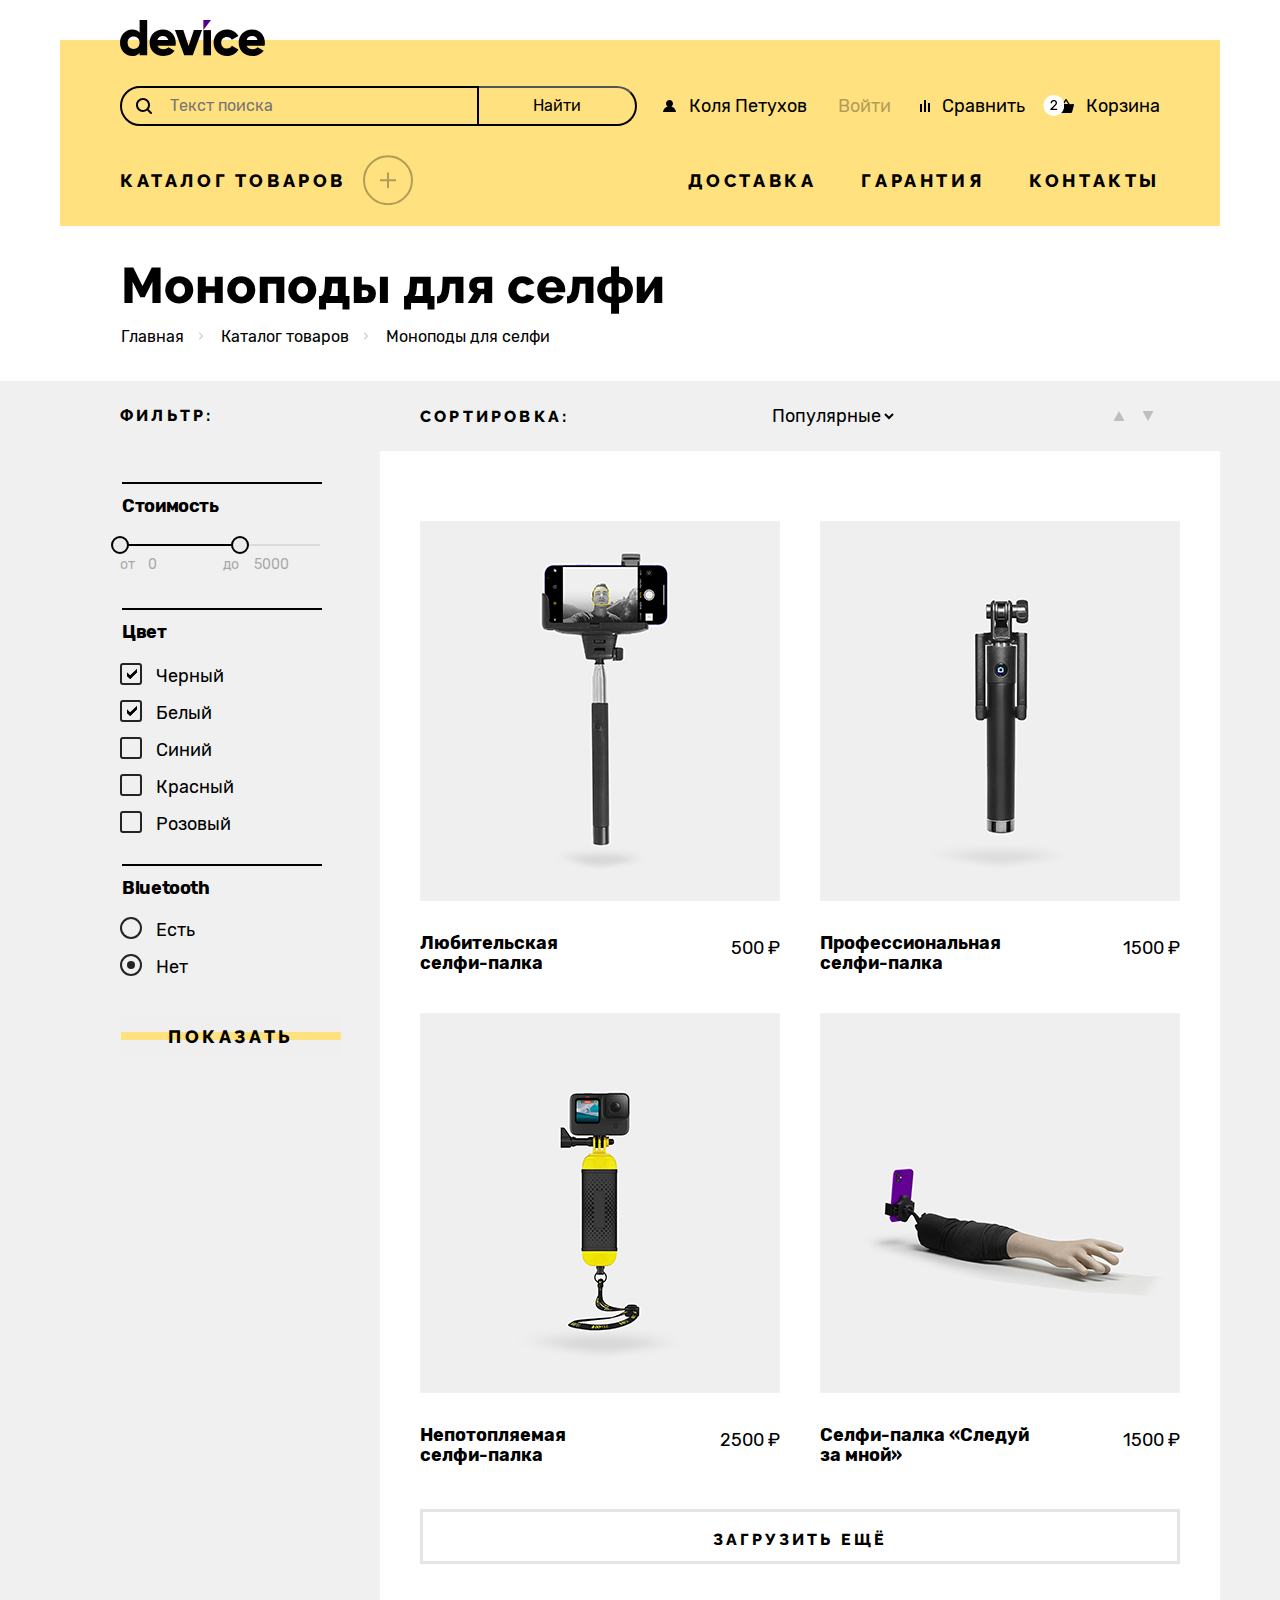
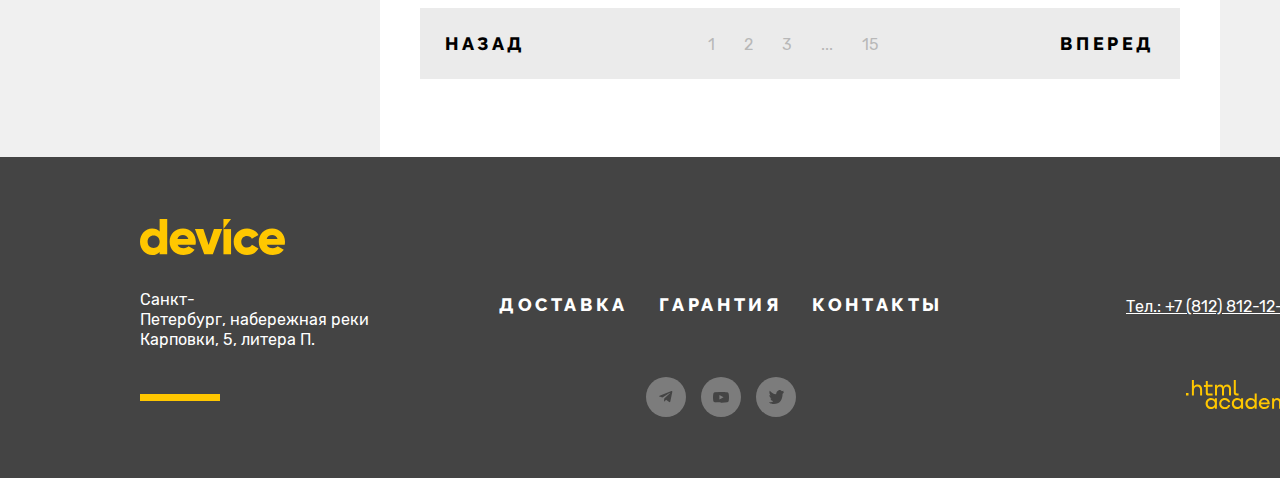
<file: 4/catalog.html>
<!DOCTYPE html>
<html lang="ru">

  <head>
    <meta charset="utf-8">
    <title>Страница каталога Device</title>
    <link rel="stylesheet" href="styles/styles.css">
    <link rel="icon" href="favicon.ico">
    <base href="https://htmlacademy-htmlcss.github.io/2077109-device-35/4/">
</head>

  <body>
    <header class="page-header catalog-page">
      <a><img class="logo" src="images/header/device.svg" alt="DEVICE" width="145" height="36"></a>
      <div class="navigation-search-container">
        <div class="navigation-search">
          <form class="navigation-form" method="get" action="https://echo.htmlacademy.ru">
            <label class="navigation-form-label" tabindex="2"><input class="navigation-form-input" type="search"
                name="search" placeholder="Текст поиска"><span class="visually-hidden">Поиск по сайту</span></label>
            <button class="navigation-form-button" type="submit"><span class="search-text">Найти</span></button>
          </form>
        </div>
        <div class="compare-cart-login">
          <a class="navigation-link login" href="#"><span class="logged">Коля Петухов</span><span
              class="come-in">Войти</span></a>
          <div class="compare-cart">
            <a class="navigation-link compare" href="#">Сравнить</a>
            <a class="navigation-link cart" href="#">Корзина</a>
          </div>
        </div>
      </div>
      <nav class="navigation">
        <ul class="navigation-main-list">
          <li class="navigation-main-item sub-catalog">
            <a class="navigation-link plus minus" href="#">Каталог товаров</a>
            <ul class="sub-menu-list">
              <li class="sub-menu-item column-one">
                <a class="sub-menu-link" href="#">Виртуальная реальность</a>
                <a class="sub-menu-link" href="#">Моноподы для селфи</a>
                <a class="sub-menu-link" href="#">Экшен камеры</a>
              </li>
              <li class="sub-menu-item column-two">
                <a class="sub-menu-link" href="#">Фитнес-браслеты</a>
                <a class="sub-menu-link" href="#">Умные часы</a>
              </li>
              <li class="sub-menu-item column-three">
                <a class="sub-menu-link" href="#">Квадрокоптеры</a>
              </li>
            </ul>
          </li>
          <li class="navigation-main-item">
            <a class="navigation-link-catalog" href="#">Доставка</a>
          </li>
          <li class="navigation-main-item">
            <a class="navigation-link-catalog" href="#">Гарантия</a>
          </li>
          <li class="navigation-main-item">
            <a class="navigation-link-catalog" href="#">Контакты</a>
          </li>
        </ul>
      </nav>
    </header>
    <main class="catalog-main container">
      <div class="inner-header-container">
        <header class="inner-header">
          <h1 class="inner-header-title">Моноподы для селфи</h1>
          <ul class="breadcrumbs">
            <li class="breadcrumbs-item">
              <a class="breadcrumbs-link main" href="index.html">Главная</a>
            </li>
            <li class="breadcrumbs-item">
              <a class="breadcrumbs-link catalog" href="">Каталог товаров</a>
            </li>
            <li class="breadcrumbs-item">
              <a class="breadcrumbs-link" href="">Моноподы для селфи</a>
            </li>
          </ul>
        </header>
      </div>
      <div class="page-catalog-container">
        <div class="page-catalog">
          <section class="sidebar">
            <h2 class="sidebar-title">Фильтр:</h2>
            <form class="catalog-filter" method="get" action="https://echo.htmlacademy.ru">
              <fieldset class="catalog-filter-group price">
                <legend class="catalog-filter-title price-title">Стоимость</legend>
                <div class="range">
                  <div class="range-scale">
                    <div class="range-bar" style="left: 0; width: 119px">
                      <button class="range-toggle toggle-min">
                        <span class="visually-hidden">Изменить минимальную цену.</span>
                      </button>
                      <button class="range-toggle toggle-max">
                        <span class="visually-hidden">Изменить максимальную цену.</span>
                      </button>
                    </div>
                  </div>
                  <div class="range-wrapper-inputs">
                    <label class="catalog-filter-label-1">
                      от <input class="range-input min" type="number" value="0" name="min-price">
                    </label>
                    <label class="catalog-filter-label-2">
                      до <input class="range-input max" type="number" value="5000" name="max-price">
                    </label>
                  </div>
                </div>
              </fieldset>
              <fieldset class="catalog-filter-group">
                <legend class="catalog-filter-title color-title">Цвет</legend>
                <ul class="catalog-filter-list">
                  <li class="catalog-filter-item">
                    <label class="control">
                      <input class="visually-hidden control-input" type="checkbox" name="black" checked>
                      <span class="control-mark" tabindex="0"></span>
                      <span class="control-label">Черный</span>
                    </label>
                  </li>
                  <li class="catalog-filter-item">
                    <label class="control">
                      <input class="visually-hidden control-input" type="checkbox" name="white" checked>
                      <span class="control-mark" tabindex="0"></span>
                      <span class="control-label">Белый</span>
                    </label>
                  </li>
                  <li class="catalog-filter-item">
                    <label class="control">
                      <input class="visually-hidden control-input" type="checkbox" name="blue">
                      <span class="control-mark" tabindex="0"></span>
                      <span class="control-label">Синий</span>
                    </label>
                  </li>
                  <li class="catalog-filter-item">
                    <label class="control">
                      <input class="visually-hidden control-input" type="checkbox" name="red">
                      <span class="control-mark" tabindex="0"></span>
                      <span class="control-label">Красный</span>
                    </label>
                  </li>
                  <li class="catalog-filter-item">
                    <label class="control">
                      <input class="visually-hidden control-input" type="checkbox" name="pink">
                      <span class="control-mark" tabindex="0"></span>
                      <span class="control-label">Розовый</span>
                    </label>
                  </li>
                </ul>
              </fieldset>
              <fieldset class="catalog-filter-group">
                <legend class="catalog-filter-title bluetooth-title">Bluetooth</legend>
                <ul class="catalog-filter-list">
                  <li class="catalog-filter-item">
                    <label class="control">
                      <input class="visually-hidden control-input" type="radio" name="bluetooth" value="yes" checked>
                      <span class="control-mark" tabindex="0"></span>
                      <span class="control-label">Есть</span>
                    </label>
                  </li>
                  <li class="catalog-filter-item">
                    <label class="control">
                      <input class="visually-hidden control-input" type="radio" name="bluetooth" value="no" checked>
                      <span class="control-mark" tabindex="0"></span>
                      <span class="control-label">Нет</span>
                    </label>
                  </li>
                </ul>
              </fieldset>
              <button class="filter-button" type="submit">Показать</button>
            </form>
          </section>
          <section class="goods">
            <h2 class="visually-hidden">Наши товары</h2>
            <section class="goods-sort">
              <h3 class="goods-sort-title">Сортировка:</h3>
              <select class="goods-select" tabindex="0">
                <option class="option-title">Популярные</option>
                <option>По цене</option>
              </select>
              <ul class="goods-sort-updown">
                <li class="goods-sort-up" tabindex="0">
                  <a class="goods-sort-up-link" href="#"></a>
                </li>
                <li class="goods-sort-down" tabindex="0">
                  <a class="goods-sort-down-link" href="#"></a>
                </li>
              </ul>
            </section>
            <section class="goods-list">
              <div class="goods-container">
                <article class="goods-item new" tabindex="0">
                  <div class="goods-card">
                    <img class="goods-item-img" src="images/selfy-1.jpg" alt="Любительская селфи-палка" width="360"
                      height="380">
                    <div class="goods-item-info">
                      <h3 class="goods-item-title"><a class="goods-item-link" href="#"
                          tabindex="-1">Любительская<br>селфи-палка</a>
                      </h3>
                      <span class="goods-item-price">500 ₽</span>
                    </div>
                  </div>
                  <a class="goods-item-more-link" href="#">Подробнее</a>
                </article>
                <article class="goods-item new" tabindex="0">
                  <div class="goods-card">
                    <img class="goods-item-img" src="images/selfy-2.jpg" alt="Профессиональная селфи-палка" width="360"
                      height="380">
                    <div class="goods-item-info">
                      <h3 class="goods-item-title"><a class="goods-item-link" href="#"
                          tabindex="-1">Профессиональная<br>селфи-палка</a>
                      </h3>
                      <span class="goods-item-price">1500 ₽</span>
                    </div>
                  </div>
                  <a class="goods-item-more-link" href="#">Подробнее</a>
                </article>
                <article class="goods-item new" tabindex="0">
                  <div class="goods-card">
                    <img class="goods-item-img" src="images/selfy-3.jpg" alt="Непотопляемая селфи-палка" width="360"
                      height="380">
                    <div class="goods-item-info">
                      <h3 class="goods-item-title"><a class="goods-item-link" href="#"
                          tabindex="-1">Непотопляемая<br>селфи-палка</a>
                      </h3>
                      <span class="goods-item-price">2500 ₽</span>
                    </div>
                  </div>
                  <a class="goods-item-more-link" href="#">Подробнее</a>
                </article>
                <article class="goods-item new" tabindex="0">
                  <div class="goods-card">
                    <img class="goods-item-img" src="images/selfy-4.jpg" alt="Селфи-палка «Следуй за мной»" width="360"
                      height="380">
                    <div class="goods-item-info">
                      <h3 class="goods-item-title"><a class="goods-item-link" href="#" tabindex="-1">Селфи-палка
                          «Следуй<br>за мной»</a>
                      </h3>
                      <span class="goods-item-price">1500 ₽</span>
                    </div>
                  </div>
                  <a class="goods-item-more-link" href="#">Подробнее</a>
                </article>
              </div>
              <button class="button-download-more" type="button"><span class="button-download-more-text">Загрузить
                  ещё</span></button>
              <div class="pagination-container">
                <ul class="pagination">
                  <li class="pagination-button">
                    <a class="pagination-control" href="#">Назад</a>
                  </li>
                  <li class="pagination-list-wrap">
                    <ul class="pagination-list">
                      <li class="pagination-item  pagination-item-active">
                        <a class="pagination-link" href="#">1</a>
                      </li>
                      <li class="pagination-item">
                        <a class="pagination-link" href="#">2</a>
                      </li>
                      <li class="pagination-item">
                        <a class="pagination-link" href="#">3</a>
                      </li>
                      <li class="pagination-item">
                        <a class="pagination-link" href="#">...</a>
                      </li>
                      <li class="pagination-item">
                        <a class="pagination-link" href="#">15</a>
                      </li>
                    </ul>
                  </li>
                  <li class="pagination-button">
                    <a class="pagination-control" href="#">Вперед</a>
                  </li>
                </ul>
              </div>
            </section>
          </section>
        </div>
      </div>
    </main>
    <div class="page-footer-container">
      <footer class="page-footer">
        <div class="page-footer-info">
          <a class="page-footer-logo" href="index.html"><img src="images/logo.svg" alt="DEVICE" width="145"
              height="36"></a>
          <p class="page-footer-text">Санкт-Петербург,&nbsp;набережная реки Карповки, 5, литера П.</p>
        </div>
        <div class="page-footer-services">
          <div class="page-footer-link-block">
            <a class="page-footer-link delivery-link" href="#">Доставка</a>
            <a class="page-footer-link warranty-link" href="#">Гарантия</a>
            <a class="page-footer-link contacts-link" href="#">Контакты</a>
          </div>
          <ul class="page-footer-social-link-block">
            <li class="page-footer-social-link-item-telegram">
              <a class="page-footer-social-link telegram" href="https://t.me/htmlacademy"><span
                  class=" visually-hidden">Telegram</span>
                <svg class="telegram-link" xmlns="http://www.w3.org/2000/svg" aria-hidden="true" focusable="false"
                  width="14" height="12" fill="none" viewBox="0 0 14 12">
                  <path fill="#444"
                    d="M12.443.074.623 4.632c-.807.324-.802.774-.148.974l3.035.947 7.021-4.43c.332-.202.635-.093.386.128L5.228 7.385l-.209 3.129c.307 0 .442-.141.614-.307l1.474-1.433 3.066 2.264c.565.312.971.152 1.112-.523l2.013-9.485c.206-.826-.316-1.2-.855-.956Z" />
                </svg>
              </a>
            </li>
            <li class="page-footer-social-link-item-youtube">
              <a class="page-footer-social-link youtube" href="https://www.youtube.com/user/htmlacademyru"><span
                  class="visually-hidden">Youtube</span>
                <svg class="youtube-link" xmlns="http://www.w3.org/2000/svg" aria-hidden="true" focusable="false"
                  width="16" height="11" fill="none" viewBox="0 0 16 11">
                  <path fill="#444"
                    d="M15.667 1.675a1.857 1.857 0 0 0-.51-.847 2.034 2.034 0 0 0-.893-.495c-1.252-.33-6.268-.33-6.268-.33a51.083 51.083 0 0 0-6.26.314 2.107 2.107 0 0 0-.892.506c-.246.238-.425.53-.518.851A19.393 19.393 0 0 0 0 5.337C-.008 6.564.101 7.79.326 8.999c.091.32.27.611.516.846.248.236.556.406.894.496 1.27.329 6.26.329 6.26.329 2.094.024 4.188-.08 6.268-.313.335-.087.642-.257.892-.495.244-.23.42-.524.51-.847.23-1.207.342-2.434.334-3.663a17.72 17.72 0 0 0-.333-3.678ZM6.402 7.619V3.055l4.173 2.282L6.402 7.62Z" />
                </svg>
              </a>
            </li>
            <li class="page-footer-social-link-item-twitter">
              <a class="page-footer-social-link twitter" href="https://twitter.com/htmlacademy_ru"><span
                  class="visually-hidden">Twitter</span>
                <svg class="twitter-link" xmlns="http://www.w3.org/2000/svg" aria-hidden="true" focusable="false"
                  width="15" height="15" fill="none" viewBox="0 0 15 15">
                  <path fill="#444"
                    d="M9.7.155c1.5-.5 2.6.3 3.2 1.1.5-.2 1.1-.4 1.7-.6 0 .8-.5 1.4-.8 1.6.7.2 1.2-.4 1.2-.4-.1.9-.9 1.7-1.4 1.9-.2 6.3-2.8 10.4-8.9 10.3h-.4c-.3 0-3.7-.4-4.3-1.8 2 .2 3.4-.4 4.1-1.1-.8-.3-2.4-.4-2.6-2.8.3.2.5.3 1.1.2-1.1-.8-2.3-1.5-2.2-3.5.3.3.9.5 1.2.4-.6-.2-1.8-3.1-.8-4.6 1.6 1.7 3.3 3.4 6.3 3.5.2-2.1 1-3.5 2.6-4.2Z" />
                </svg>
              </a>
            </li>
          </ul>
        </div>
        <div class="page-footer-phone">
          <a class="page-footer-link-phone" href="tel:+78128121212">Тел.: +7 (812) 812-12-12</a>
          <a class="page-footer-link-html" href="https://htmlacademy.ru/">
            <svg class="html-logo" xmlns="http://www.w3.org/2000/svg" aria-hidden="true" focusable="false" width="115"
              height="33" fill="none" viewBox="0 0 115 33">
              <path fill="#FFC700"
                d="M0 12.9v2.6h2.5v-2.6H0ZM11.6 4.5c-1.6 0-2.8.7-3.6 1.7h-.1V0h-2v15.5h2v-5.3c0-2.1 1.3-3.6 3.3-3.6 1.8 0 2.9 1.4 2.9 3.2v5.7h2V9.4c.1-3-1.8-4.9-4.5-4.9ZM26.6 4.8h-4.8V1.1h-2v3.8h-1.9v2h1.9v6c0 1.7 1 2.7 2.7 2.7h4.1v-2h-3.7c-.7 0-1.1-.4-1.1-1.1V6.8h4.8v-2ZM41.1 4.6c-1.6 0-2.9.8-3.5 2.1h-.1c-.6-1.2-1.8-2.1-3.4-2.1-1.4 0-2.5.8-3.1 1.8h-.1V4.8H29v10.6h2V10c0-2 1-3.5 2.6-3.5 1.5 0 2.4 1 2.4 2.6v6.3h2V9.8c0-2.4 1.4-3.3 2.6-3.3 1.5 0 2.4 1 2.4 2.6v6.3h2V8.9c.1-2.5-1.4-4.3-3.9-4.3ZM47.8 12.7c0 1.7 1 2.7 2.8 2.7h2v-2h-1.7c-.7 0-1.1-.4-1.1-1.1V0h-2v12.7ZM28.9 19.7c-.9-1.1-2.2-1.8-3.9-1.8-3.1 0-5.4 2.3-5.4 5.6s2.3 5.6 5.4 5.6c1.8 0 3-.8 3.8-1.9h.1v1.6h2V18.2h-2v1.5Zm-3.6 7.4c-2.2 0-3.6-1.6-3.6-3.6s1.4-3.6 3.6-3.6 3.6 1.6 3.6 3.6c0 1.9-1.4 3.6-3.6 3.6ZM44.2 22c-.5-2.4-2.6-4.1-5.4-4.1-3.4 0-5.6 2.5-5.6 5.6 0 3.1 2.2 5.6 5.6 5.6 2.8 0 4.9-1.8 5.4-4.2h-2.1c-.4 1.3-1.7 2.3-3.3 2.3-2.2 0-3.6-1.6-3.6-3.6s1.4-3.6 3.6-3.6c1.6 0 2.8 1 3.3 2.2h2.1V22ZM55.1 19.7c-.9-1.1-2.2-1.8-3.9-1.8-3.1 0-5.4 2.3-5.4 5.6s2.3 5.6 5.4 5.6c1.8 0 3-.8 3.8-1.9h.1v1.6h2V18.2h-2v1.5Zm-3.6 7.4c-2.2 0-3.6-1.6-3.6-3.6s1.4-3.6 3.6-3.6 3.6 1.6 3.6 3.6c0 1.9-1.5 3.6-3.6 3.6ZM68.7 19.8c-.9-1.1-2.2-1.9-3.9-1.9-3.1 0-5.4 2.3-5.4 5.6s2.2 5.6 5.4 5.6c1.7 0 3-.8 3.8-1.8h.1v1.5h2V13.4h-2v6.4Zm-3.6 7.3c-2.2 0-3.6-1.6-3.6-3.6s1.4-3.6 3.6-3.6 3.6 1.6 3.6 3.6c-.1 2-1.5 3.6-3.6 3.6ZM78.3 17.9c-3.3 0-5.5 2.5-5.5 5.6 0 3 2.1 5.6 5.5 5.6 2.5 0 4.5-1.3 5.2-3.6h-2.1c-.5 1-1.6 1.6-3 1.6-1.9 0-3.3-1.3-3.4-2.9h8.8c.2-3.6-2-6.3-5.5-6.3Zm0 1.9c1.7 0 3 1 3.3 2.6h-6.5c.3-1.5 1.5-2.6 3.2-2.6ZM98.2 17.9c-1.6 0-2.9.8-3.6 2h-.1c-.6-1.2-1.8-2-3.4-2-1.4 0-2.5.7-3.1 1.8v-1.5h-1.9v10.6h2v-5.4c0-2 1-3.4 2.6-3.5 1.5 0 2.4 1 2.4 2.6v6.3h2v-5.6c0-2.4 1.4-3.3 2.6-3.3 1.5 0 2.4 1 2.4 2.6v6.3h2v-6.5c.1-2.6-1.4-4.4-3.9-4.4ZM109.4 27l-3.6-8.9h-2.2l4.8 11.6c-.3.9-.7 1.2-1.7 1.2h-2.5v2h2.5c1.8 0 2.8-.8 3.5-2.6l4.7-12.2h-2.1l-3.4 8.9Z" />
            </svg>
          </a>
        </div>
      </footer>
    </div>
  </body>

</html>









<!--
<header>
  <div class="logo">
    <a href=""><img src="" alt=""></a>
  </div>
  <div class="header__menu">
    <form class="search-form" action="https://echo.htmlacademy.ru">
      <div class="search-input">
        <div class="search-icon"><img src="img/Vector.svg" alt="лупа" width="16px" height="16px"></div>
        <input class="search-form-input" type="search" name="search" placeholder="Поиск по сайту">
      </div>
      <button class="search-form-button" type="submit">Найти</button>
    </form>
  </div>
</header> -->
</file>
<file: 2/styles/styles.css>
@font-face {
  font-family: "Raleway";
  font-style: normal;
  font-weight: 800;
  src: url ("fonts/raleway/raleway-800.woff2") format("woff2");
  font-display: swap;
}

@font-face {
  font-family: "Rubik";
  font-style: normal;
  font-weight: 400;
  src: url ("fonts/rubik/rubik-400.woff2") format("woff2");
  font-display: swap;
}

@font-face {
  font-family: "Rubik";
  font-style: normal;
  font-weight: 700;
  src: url ("fonts/rubik/rubik-700.woff2") format("woff2");
}

body {
  font-family: "Rubik";
  font-size: 18px;
  line-height: 30px;
  color: #000000 ;
  background-color: #ffffff;
}

.page-header {
  color: #000000;
  background-color: #FFE17F;
}

.navigation-main a {
  color: #000000;
  text-decoration: none;
}

.navigation-user a {
  color: #000000;
  text-decoration: none;
}

.main-goods-item {
  background-color: #FFE17F;
}

.main-goods-item a {
  color: #000000;
  text-decoration: none;
}

.services-slider-wrap {
  background-color: #F0F0F0;
}

.rare.product {
  background-color: #F0F0F0;
}

.subscribe {
  background-color: #F0F0F0;
}

.page-footer {
  background-color: #444444;
  color: #ffffff;
}

.page-footer-link {
  color: #ffffff;
  text-decoration: none;
}

.navigation-main {
  font-family: "Raleway";
  font-weight: 800;
  font-style: normal;
  font-size: 18px;
  line-height: 21.13px;
  text-transform: uppercase;
}

.sub-menu-item {
  font-family: "Rubik";
  font-weight: 400;
  font-size: 16px;
  line-height: 18px;
  text-transform: none;

}

.navigation-link {
font-family: 'Rubik';
font-style: normal;
font-weight: 400;
font-size: 18px;
line-height: 30px;
}
</file>
<file: styles/styles.css>
@font-face {
  font-family: "Raleway";
  font-style: normal;
  font-weight: 800;
  src: url("../fonts/raleway/raleway-800.woff2") format("woff2");
  font-display: swap;
}

@font-face {
  font-family: "Rubik";
  font-style: normal;
  font-weight: 400;
  src: url("../fonts/rubik/rubik-400.woff2") format("woff2");
  font-display: swap;
}

@font-face {
  font-family: "Rubik";
  font-style: normal;
  font-weight: 700;
  src: url("../fonts/rubik/rubik-700.woff2") format("woff2");
  font-display: swap;
}

.visually-hidden {
  position: absolute;
  width: 1px;
  height: 1px;
  margin: -1px;
  border: 0;
  padding: 0;
  white-space: nowrap;
  -webkit-clip-path: inset(100%);
  clip-path: inset(100%);
  clip: rect(0 0 0 0);
  overflow: hidden;
}

html {
  height: 100%;
}

body {
  box-sizing: border-box;
  margin: 0;
  display: flex;
  flex-direction: column;
  height: 100%;
  font-family: "Rubik", Arial, sans-serif;
  font-size: 18px;
  line-height: 30px;
  color: #000000;
  background-color: #ffffff;
}

.main-container {
  flex-grow: 1;
}

/* page-index */
/* Header */

.page-header {
  box-sizing: border-box;
  display: flex;
  flex-direction: column;
  width: 1160px;
  min-height: 300px;
  padding: 0;
  margin: 0 auto;
  background-color: #FFE17F;
  margin-top: 40px;
}

.page-header.catalog-page {
  min-height: 186px;
}

.logo {
  display: flex;
  width: 145px;
  height: 36px;
  margin-top: -20px;
  margin-bottom: 30px;
  margin-left: 60px;
}

.logo:hover {
  opacity: 0.6;
}

.logo:active {
  opacity: 0.3;
}

.logo:focus-visible {
  outline: 2px solid #AF4FFF;
}

.logo-link-catalog {
  display: flex;
  width: 145px;
  height: 36px;
  margin-top: -20px;
  margin-bottom: 30px;
  margin-left: 60px;
}

.logo-link-catalog:hover {
  opacity: 0.6;
}

.logo-link-catalog:active {
  opacity: 0.3;
}

.logo-link-catalog:focus-visible {
  outline: 2px solid #AF4FFF;
}

.navigation-search-container {
  box-sizing: border-box;
  display: flex;
  width: 1040px;
  min-height: 40px;
  justify-content: space-between;
  margin-left: 60px;
  margin-right: 60px;
  flex-wrap: wrap;
}

.navigation-search {
  display: flex;
  width: 517px;
}

.navigation-form {
  display: flex;
  width: 517px;
}

.navigation-form-input {
  width: 359px;
  min-height: 40px;
  border-radius: 50px 0 0 50px;
  background-color: #FFE17F;
  border-color: #000000;
  padding-left: 48px;
  border: solid 2px #000000;
  outline: none;
  position: relative;
  font-family: "Rubik", Arial, sans-serif;
  font-style: normal;
  font-weight: 400;
  font-size: 16px;
  line-height: 20px;
}

.navigation-form-label {
  width: 359px;
  position: relative;
  outline: none;
}

.navigation-form-label::after {
  content: "";
  display: block;
  width: 16px;
  height: 16px;
  position: absolute;
  background-image: url(../images/header/magnifier.svg);
  transform: translateY(-50%);
  top: 50%;
  left: 16px;
}

.navigation-form-label::before {
  content: "";
  display: none;
  width: 363px;
  height: 44px;
  border: 2px solid #AF4FFF;
  position: absolute;
  left: 50%;
  top: 50%;
  transform: translate(-50%, -50%);
  z-index: 1;
}

.navigation-form-label:focus-visible::before {
  display: block;
}

.navigation-form-button {
  box-sizing: border-box;
  padding: 0;
  width: 160px;
  height: 40px;
  font-family: "Rubik", Arial, sans-serif;
  font-style: normal;
  font-weight: 400;
  font-size: 16px;
  line-height: 20px;
  border-radius: 0 50px 50px 0;
  border-left: 0;
  background-color: #FFE17F;
  border-style: solid;
  border-color: #000000;
  position: relative;
  cursor: pointer;
  outline: none;
}

.navigation-form-button:hover {
  color: #FFFFFF;
  background-color: #000000;
}

.search-text {
  padding: 9px 54px 9px 54px;
}

.search-text:active {
  opacity: 0.3;
}

.navigation-form-button::before {
  content: "";
  display: none;
  width: 164px;
  height: 44px;
  border: 2px solid #AF4FFF;
  position: absolute;
  top: 50%;
  transform: translateY(-50%);
  right: -6px;
}

.navigation-form-button:focus-visible::before {
  outline: none;
  display: block;
}

.navigation-link {
  text-decoration: none;
  color: #000000;
}

.compare-cart-login {
  font-family: "Rubik", Arial, sans-serif;
  font-style: normal;
  font-weight: 400;
  font-size: 18px;
  line-height: 30px;
  display: flex;
  align-items: center;
  box-sizing: border-box;
  padding: 0;
  margin: 0;
  list-style-type: none;
  width: 497px;
  justify-content: space-between;
}

.login {
  display: flex;
  margin-right: auto;
  padding-left: 26px;
  position: relative;
}

.come-in {
  opacity: 0.3;
}

.logged {
  display: flex;
  margin-right: 31px;
}

.login::before {
  content: "";
  display: block;
  width: 13px;
  height: 12px;
  background-image: url(../images/header/login.svg);
  background-repeat: no-repeat;
  position: absolute;
  left: 0;
  top: 50%;
  transform: translateY(-50%);
}

.login:hover {
  opacity: 0.6;
}

.login:focus-visible {
  outline: 2px solid #AF4FFF;
}

.login:active {
  opacity: 0.3;
}

.compare-cart {
  display: flex;
  width: 240px;
  justify-content: space-between;
  position: relative;
}

.popover {
  position: absolute;
  z-index: 5;
  top: 36px;
  box-sizing: border-box;
  width: 320px;
  font-family: "Rubik", Arial, sans-serif;
  font-style: normal;
  font-weight: 400;
  font-size: 16px;
  line-height: 20px;
  background-color: #000000;
  min-height: 301px;
  display: none;
  flex-direction: column;
}

.cart-items-list::before {
  content: "";
  display: block;
  width: 14px;
  height: 6px;
  background-image: url(../images/triangle-popover.svg);
  position: absolute;
  left: 154px;
  top: -6px;
}

.button-block {
  display: flex;
  width: 320px;
  height: 90px;
  justify-content: center;
  align-items: center;
}

.popover-button-open-cart {
  box-sizing: border-box;
  width: 280px;
  height: 50px;
  font-family: "Raleway", Arial, sans-serif;
  font-style: normal;
  font-weight: 800;
  font-size: 18px;
  line-height: 21px;
  display: flex;
  align-items: center;
  justify-content: center;
  text-align: center;
  letter-spacing: 0.2em;
  text-transform: uppercase;
}

.popover-button-open-cart:hover {
  background: #FFE17F;
}

.button-popover-text {
  padding: 12px;
}

.button-popover-text:active {
  opacity: 0.3;
}

.popover-button-open-cart:focus-visible {
  outline: 2px solid #AF4FFF;
}

.product-price {
  display: flex;
  width: 320px;
  min-height: 44px;
  color: #FFFFFF;
  font-family: "Rubik", Arial, sans-serif;
  font-style: normal;
  font-weight: 400;
  font-size: 16px;
  line-height: 20px;
}

.cart-items-list {
  display: flex;
  flex-direction: column;
  list-style-type: none;
  color: #FFFFFF;
  margin: 0;
  padding: 0;
  position: relative;
}

.cart-item {
  display: flex;
  width: 320px;
  min-height: 83px;
  position: relative;
  box-sizing: border-box;
  padding-left: 20px;
  padding-top: 20px;
  padding-bottom: 20px;
}

.cart-item-link {
  box-sizing: border-box;
  display: flex;
  width: 213px;
  min-height: 43px;
  color: inherit;
  text-decoration: none;
}

.cart-item-img {
  display: flex;
  margin-right: 23px;
}

.cart-item-text {
  display: flex;
  margin: 0;
}

.cart-item-link:hover {
  opacity: 0.6;
}

.cart-item-link:active {
  opacity: 0.3;
}

.cart-item-link:focus-visible {
  outline: 2px solid #AF4FFF;
}

.cart-item-button {
  display: flex;
  width: 10px;
  height: 10px;
  position: absolute;
  top: 20px;
  right: 20px;
  border: none;
  background-color: #000000;
  background-image: url(../images/x-button.svg);
  background-repeat: no-repeat;
  cursor: pointer;
}

.cart-item-button:hover {
  opacity: 0.6;
}

.cart-item-button:active {
  opacity: 0.3;
}

.cart-item-button:focus-visible {
  outline: 2px solid #AF4FFF;
}

.total-product {
  display: flex;
  width: 120px;
  min-height: 44px;
  align-items: center;
  margin: 0;
  margin-left: 20px;
  margin-right: 10px;
}

.total-price {
  display: flex;
  width: 150px;
  min-height: 44px;
  align-items: center;
  margin: 0;
  justify-content: flex-end;
}

.compare {
  padding-left: 22px;
  position: relative;
}

.compare::before {
  content: "";
  display: block;
  width: 10px;
  height: 12px;
  background-image: url(../images/header/compare.svg);
  position: absolute;
  left: 0;
  top: 50%;
  transform: translateY(-50%);
}

.compare:hover {
  opacity: 0.6;
}

.compare:focus-visible {
  outline: 2px solid #AF4FFF;
}

.compare:active {
  opacity: 0.3;
}

.cart {
  padding-left: 28px;
  position: relative;
}

.cart::before {
  content: "";
  display: block;
  width: 16px;
  height: 14px;
  background-image: url(../images/header/cart.svg);
  position: absolute;
  background-repeat: no-repeat;
  left: 0;
  top: 50%;
  transform: translateY(-50%);
}

.cart:hover {
  opacity: 0.6;
}

.cart:active {
  opacity: 0.3;
}

.cart:focus-visible {
  outline: 2px solid #AF4FFF;
}

.cart::after {
  content: "";
  display: block;
  width: 21px;
  height: 23px;
  background-image: url(../images/header/cart\ number.svg);
  position: absolute;
  background-repeat: no-repeat;
  left: 0;
  top: 50%;
  transform: translateY(-50%) translateX(-70%);
}

.navigation {
  display: flex;
  width: 1160px;
}

.navigation-link.plus {
  font-family: "Raleway", Arial, sans-serif;
  font-style: normal;
  font-weight: 800;
  font-size: 18px;
  line-height: 21px;
  letter-spacing: 0.2em;
  text-decoration: none;
  color: #000000;
  text-transform: uppercase;
  padding-top: 14px;
  padding-bottom: 14px;
  padding-right: 67px;
  position: relative;
}

.navigation-link.plus::after {
  content: "";
  display: block;
  width: 50px;
  height: 52px;
  background-image: url(../images/header/plus.svg);
  opacity: 0.3;
  background-repeat: no-repeat;
  position: absolute;
  right: 0;
  top: -2px;
}

.navigation-link.plus:hover::after {
  opacity: 1;
}

.navigation-link.plus:focus-visible {
  outline: 2px solid#AF4FFF;
}

.navigation-link-catalog {
  font-family: "Raleway", Arial, sans-serif;
  font-style: normal;
  font-weight: 800;
  font-size: 18px;
  line-height: 21px;
  letter-spacing: 0.2em;
  text-decoration: none;
  color: #000000;
  text-transform: uppercase;
}

.navigation-link-catalog:hover {
  opacity: 0.6;
}

.navigation-link-catalog:active {
  opacity: 0.3
}

.navigation-link-catalog:focus-visible {
  outline: 2px solid#AF4FFF;
}

.navigation-main-list {
  display: flex;
  width: 1040px;
  min-height: 50px;
  list-style-type: none;
  padding: 0;
  margin: 0;
  margin-top: 30px;
  margin-left: 60px;
  margin-right: 60px;
  align-items: center;
}

.navigation-main-item:first-child {
  margin-right: auto;
}

.navigation-main-item:not(:first-child) {
  margin-left: 45px;
}

.sub-menu-list {
  font-family: "Rubik", Arial, sans-serif;
  font-style: normal;
  font-weight: 400;
  font-size: 16px;
  line-height: 18px;
  list-style-type: none;
  padding: 0;
  margin: 0;
  margin-top: 14px;
  width: 1160px;
  min-height: 140px;
  margin-left: -60px;
  z-index: 3;
  display: flex;
}

.sub-menu-list {
  display: none;
  position: absolute;
  background-color: #FFE17F;
}

.sub-catalog {
  position: relative;
}

.navigation-main-list:focus-within .sub-menu-list {
  display: flex;
}

.sub-menu-link {
  font-family: "Rubik", Arial, sans-serif;
  font-style: normal;
  font-weight: 400;
  font-size: 16px;
  line-height: 30px;
  color: #000000;
  text-decoration: none;
  margin-bottom: 10px;
}

.sub-menu-link:hover {
  opacity: 0.6;
}

.sub-menu-link:active {
  opacity: 0.3;
}

.sub-menu-link:focus-visible {
  outline: 2px solid#AF4FFF;
}

.column-one {
  display: flex;
  flex-direction: column;
  width: 222px;
  margin-left: 60px;
  margin-right: 30px;
}

.column-two {
  display: flex;
  flex-direction: column;
  width: 211px;
  margin-right: 1px;
}

.column-three {
  display: flex;
  flex-direction: column;
  width: 211px;
}

/* Main */

.page-main {
  flex-grow: 1;
}

.promo-slider-container {
  display: flex;
  width: 1160px;
  min-height: 560px;
  margin: 0 auto;
  margin-top: -150px;
  margin-bottom: 70px;
  position: relative;
  z-index: 2;
}

.slider-block {
  margin: 0 auto;
  width: 1160px;
  position: relative;
}

.slider-close {
  display: none;
}

.promo-slider-text-header.one::before {
  content: "";
  display: block;
  width: 250px;
  height: 135px;
  background-image: url(../images/header/sleder-number-1.svg);
  position: absolute;
  background-repeat: no-repeat;
  top: 29px;
  left: 904px;
  z-index: -1;
}

.promo-slider-text-header.two::before {
  content: "";
  display: block;
  width: 250px;
  height: 135px;
  background-image: url(../images/header/sleder-number-2.svg);
  position: absolute;
  background-repeat: no-repeat;
  top: 32px;
  left: 877px;
  z-index: -1;
}

.promo-slider-text-header.three::before {
  content: "";
  display: block;
  width: 250px;
  height: 135px;
  background-image: url(../images/header/sleder-number-3.svg);
  position: absolute;
  background-repeat: no-repeat;
  top: 32px;
  left: 877px;
  z-index: -1;
}

.slider-pagination {
  display: flex;
  width: 76px;
  height: 12px;
  position: absolute;
  list-style-type: none;
  justify-content: space-between;
  align-items: center;
  margin: 0;
  padding: 0;
  bottom: 5px;
  left: 542px;
  z-index: 2;
}

.slider-pagination-button {
  width: 12px;
  height: 12px;
  margin: 0;
  padding: 0;
  background-color: #FFFFFF;
  border: 2px solid #000000;
  border-radius: 50%;
  cursor: pointer;
  z-index: 2;
}

.slider-pagination-button:hover {
  opacity: 0.6;
}

.slider-pagination-button:active {
  opacity: 0.3;
}

.slider-pagination-button:focus-visible {
  outline: 2px solid#AF4FFF;
}

.slider-pagination-button-current {
  background-color: #000000;
}

.slider-pagination-button::after {
  content: "";
  display: none;
  width: 169px;
  height: 49px;
  background-image: url(../images/slider-button-outline.svg);
  background-repeat: no-repeat;
  position: absolute;
  left: 0;
  transform: translateY(-14px) translateX(-5px);
  outline: none;
}

.slider-next {
  position: absolute;
  width: 20px;
  height: 60px;
  left: 30px;
  top: 211px;
  background-color: #FFFFFF;
  border: none;
  background-image: url(../images/slider-button.svg);
  cursor: pointer;
  z-index: 2;
}

.slider-next:hover {
  opacity: 0.6;
}

.slider-next:active {
  opacity: 0.3;
}

.slider-next:focus-visible {
  outline: 2px solid #AF4FFF;
}

.slider-prev:hover {
  opacity: 0.6;
}

.slider-prev:active {
  opacity: 0.3;
}

.slider-prev:focus-visible {
  outline: 2px solid #AF4FFF;
}

.slider-prev {
  position: absolute;
  width: 20px;
  height: 60px;
  left: 540px;
  top: 211px;
  background-color: #FFFFFF;
  border: none;
  background-image: url(../images/slider-button.svg);
  transform: rotate(180deg);
  cursor: pointer;
  z-index: 2;
}

.promo-slider-image {
  display: flex;
  width: 560px;
  height: 560px;
  margin-right: 40px;
}

.promo-slider-info {
  display: flex;
  width: 560px;
  flex-direction: column;
  margin-top: 121px;
  min-height: 401px;
}

.promo-slider-text-header {
  display: flex;
  width: 545px;
  font-family: "Raleway", Arial, sans-serif;
  font-style: normal;
  font-weight: 800;
  font-size: 50px;
  line-height: 50px;
  margin-bottom: 29px;
}

.promo-slider-text-header.two {
  width: 287px;
}

.promo-slider-text-header.three {
  width: 437px;
}

.promo-slider-text-main {
  display: flex;
  width: 560px;
  font-family: "Rubik", Arial, sans-serif;
  font-style: normal;
  font-weight: 400;
  font-size: 18px;
  line-height: 30px;
  margin-bottom: 50px;
  margin-top: 0;
}

.promo-slider-button {
  display: flex;
  width: 220px;
  height: 40px;
  justify-content: space-around;
  text-decoration: none;
  color: #000000;
  font-family: "Raleway", Arial, sans-serif;
  font-style: normal;
  font-weight: 800;
  font-size: 18px;
  line-height: 21px;
  text-align: center;
  letter-spacing: 0.2em;
  text-transform: uppercase;
  margin-bottom: 50px;
  position: relative;
  z-index: 1;
  align-items: center;
}

.promo-slider-button::before {
  content: "";
  display: block;
  width: 220px;
  height: 8px;
  background-image: url(../images/button.svg);
  position: absolute;
  z-index: -1;
}

.promo-slider-button::after {
  content: "";
  display: none;
  width: 220px;
  height: 40px;
  background-image: url(../images/background.svg);
  position: absolute;
  z-index: -1;
}

.promo-slider-button:hover::before {
  width: 220px;
  height: 40px;
}

.promo-slider-button:active::after {
  display: block;
}

.promo-slider-button:focus-visible {
  outline: 2px solid#AF4FFF;
}

.promo-slider-button:disabled {
  opacity: 0.3;
}

.specifications {
  display: flex;
  flex-wrap: wrap;
}

.specifications.two {
  flex-direction: column;
}

.specifications.three {
  width: 386px;
  justify-content: space-between;
}

.specification-culumn {
  display: flex;
  flex-direction: column;
}

.specifications-left {
  display: flex;
  flex-direction: column;
  flex-wrap: wrap;
  width: 140px;
  margin-right: 20px;
}

.specifications-right {
  display: flex;
  flex-direction: column;
  width: 147px;
}

.specification-title {
  font-family: "Rubik", Arial, sans-serif;
  font-style: normal;
  font-weight: 400;
  font-size: 36px;
  line-height: 30px;
  margin: 0;
}

.specification-text {
  font-family: "Rubik", Arial, sans-serif;
  font-style: normal;
  font-weight: 400;
  font-size: 16px;
  line-height: 30px;
  margin-top: 12px;
}

/* Goods list */

.main-goods {
  display: flex;
  Width: 1160px;
  margin: 0 auto;
  flex-wrap: wrap;
}

.main-goods-link {
  Width: 160px;
  Height: 253px;
  text-decoration: none;
  color: #000000;
}

.main-goods-link:not(:last-child) {
  margin-right: 40px;
}

.main-goods-link-text {
  display: flex;
  font-family: "Raleway", Arial, sans-serif;
  font-style: normal;
  font-weight: 800;
  font-size: 18px;
  line-height: 24px;
  width: 164px;
  height: 60px;
}

.main-goods-link::before {
  content: "";
  display: block;
  width: 160px;
  height: 160px;
  background-color: #FFE17F;
  background-repeat: no-repeat;
  background-position: center;
  margin-bottom: 33px;
}

.main-goods-link:hover::before {
  background-color: #FFC700;
}

.main-goods-link:active {
  opacity: 0.3;
}

.main-goods-link:focus-visible {
  outline: 2px solid #AF4FFF;
}

.main-goods-link.vr::before {
  background-image: url(../images/main-goods-list/vr.svg);
}

.main-goods-link.monopod::before {
  background-image: url(../images/main-goods-list/monopod.svg);
  background-position: bottom;
}

.main-goods-link.cam::before {
  background-image: url(../images/main-goods-list/actioncam.svg);
}

.main-goods-link.fitnes::before {
  background-image: url(../images/main-goods-list/fitnes.svg);
}

.main-goods-link.watch::before {
  background-image: url(../images/main-goods-list/watch.svg);
}

.main-goods-link.copter::before {
  background-image: url(../images/main-goods-list/copter.svg);
}

/* Service slider */

.services-slider-wrap {
  display: flex;
  width: 1440px;
  min-height: 289px;
  background-color: #F0F0F0;
  margin: 0 auto;
  margin-top: 172px;
  margin-bottom: 70px;
}

.services-slider-wrap-container {
  background-color: #F0F0F0;
  width: 100%;
}

.service-slider-controls {
  display: flex;
  flex-direction: column;
  width: 287px;
  margin-left: 140px;
  font-family: "Raleway", Arial, sans-serif;
  font-style: normal;
  font-weight: 800;
  font-size: 18px;
  line-height: 21px;
  align-items: flex-start;
  text-transform: uppercase;
  position: relative;
  margin-top: -38px;
  letter-spacing: 0.2em;
}

.services-slider-input:checked+.services-slider-label::after {
  display: none;
}

.services-slider-input:checked+.services-slider-label {
  box-sizing: border-box;
  color: #FFE17F;
  width: 280px;
  background-color: #000000;
  justify-content: flex-start;
  padding-left: 20px;
}

.services-slider-input:checked:hover+.services-slider-label {
  padding-left: 60px;
}

.services-slider-input:checked:focus-visible+.services-slider-label {
  outline: 2px solid #AF4FFF;
}

.services-slider-label {
  display: flex;
  width: 160px;
  height: 40px;
  justify-content: center;
  align-items: center;
  position: relative;
  z-index: 1;
}

.services-slider-label:not(:last-child) {
  margin-bottom: 35px;
}

.services-slider-label:checked {
  width: 280px;
  height: 40px;
}

.services-slider-label::after {
  content: "";
  display: block;
  width: 160px;
  height: 8px;
  background-image: url(../images/button.svg);
  position: absolute;
  z-index: -1;
}

.services-slider-label:focus-visible {
  outline: 2px solid #AF4FFF;
}

.service-slider-controls::after {
  content: "";
  display: block;
  width: 7px;
  height: 319px;
  background-image: url(../images/service_border.svg);
  position: absolute;
  right: 0;
  top: -63px;
}

.service-slider-text-main.delivery {
  display: flex;
  width: 453px;
}

.service-slider-text-main.waranty,
.service-slider-text-main.credit {
  display: flex;
  width: 475px;
}

.services-slider-item {
  display: flex;
  flex-direction: column;
  width: 452px;
  flex-wrap: wrap;
  margin-left: 117px;
  margin-top: -28px;
  padding-right: 246px;
}

.services-slider-item.delivery::after {
  content: "";
  display: block;
  width: 136px;
  height: 164px;
  background-image: url(../images/services/dilivery.svg);
  position: absolute;
  background-repeat: no-repeat;
  transform: translate(556px, 3px);
}

.services-slider-item.waranty::after {
  content: "";
  display: block;
  width: 171px;
  height: 195px;
  background-image: url(../images/services/warranty.svg);
  position: absolute;
  background-repeat: no-repeat;
  transform: translateX(555px) translateY(-12px);
}

.services-slider-item.credit::after {
  content: "";
  display: block;
  width: 156px;
  height: 188px;
  background-image: url(../images/services/credit.svg);
  position: absolute;
  background-repeat: no-repeat;
  transform: translateX(573px) translateY(-9px);
}

.service-slider-text-header {
  margin: 0;
  font-family: "Raleway", Arial, sans-serif;
  font-style: normal;
  font-weight: 800;
  font-size: 50px;
  line-height: 50px;
  margin-bottom: 34px;
}

.service-slider-text-main {
  margin: 0;
  font-family: "Rubik", Arial, sans-serif;
  font-style: normal;
  font-weight: 400;
  font-size: 18px;
  line-height: 30px;
}

/* Rare-bar */

.rare-bar {
  display: flex;
  flex-direction: row;
  background-color: #F0F0F0;
  width: 1160px;
  min-height: 100px;
  justify-content: space-between;
  align-items: center;
  margin: 0 auto;
  margin-bottom: 70px;
  cursor: pointer;
}

.rare-product {
  font-family: "Raleway", Arial, sans-serif;
  font-style: normal;
  font-weight: 800;
  font-size: 20px;
  line-height: 23px;
  letter-spacing: 0.2em;
  text-transform: uppercase;
  background-repeat: no-repeat;
}

.rare-bar::before {
  content: "";
  display: block;
  width: 125px;
  height: 100px;
  background-color: #FFE17F;
  background-image: url(../images/car.svg);
  background-repeat: no-repeat;
  background-position: center;
}

.rare-bar::after {
  content: "";
  display: block;
  width: 125px;
  height: 100px;
  background-image: url(../images/rare-bar-info.svg);
  background-repeat: no-repeat;
  opacity: 0.3;
  background-position: center;
}

.rare-bar:hover::before {
  background-color: #FFC700;
}

.rare-bar:hover::after {
  opacity: 1;
}

.rare-bar:active {
  opacity: 0.3;
}

.rare-bar:focus-visible {
  outline: 2px solid #AF4FFF;
}

/* About us contacts */

.about-us-contacts {
  box-sizing: border-box;
  display: flex;
  justify-content: space-between;
  margin-bottom: 70px;
  width: 1160px;
  margin: 0 auto;
}

.about-us {
  display: flex;
  flex-direction: column;
  width: 520px;
  position: relative;
}

.about-us::before {
  content: "";
  display: block;
  width: 84px;
  height: 7px;
  background-image: url(../images/about.svg);
  position: absolute;
}

.contacts {
  display: flex;
  flex-direction: column;
  width: 532px;
  position: relative;
}

.contacts::before {
  content: "";
  display: block;
  width: 84px;
  height: 7px;
  background-image: url(../images/about.svg);
  position: absolute;
}

.about-us-contacts-title {
  padding: 0;
  margin: 0;
  font-family: "Raleway", Arial, sans-serif;
  font-style: normal;
  font-weight: 800;
  font-size: 50px;
  line-height: 50px;
  display: flex;
  margin-top: 47px;
  margin-bottom: 48px;
}

.about-us-contacts-text {
  margin: 0;
  font-family: "Rubik", Arial, sans-serif;
  font-style: normal;
  font-weight: 400;
  font-size: 18px;
  line-height: 30px;
  width: 498px;
  margin-bottom: 30px;
}

.about-us-list {
  font-family: "Rubik", Arial, sans-serif;
  font-style: normal;
  font-weight: 700;
  font-size: 18px;
  line-height: 20px;
  display: flex;
  flex-direction: column;
  margin-top: 0;
  margin-bottom: 13px;
  padding-left: 20px;
}

.about-us-list-color {
  color: #FFC700;
  margin-bottom: 19px;
  padding-left: 14px;
}

.about-us-item {
  color: #000000;
}

.about-us-button {
  font-family: "Raleway", Arial, sans-serif;
  font-style: normal;
  font-weight: 800;
  font-size: 18px;
  line-height: 21px;
  text-align: center;
  text-transform: uppercase;
  letter-spacing: 0.2em;
  color: #000000;
  text-decoration: none;
  display: flex;
  justify-content: center;
  align-items: center;
  width: 270px;
  height: 40px;
  z-index: 1;
  position: relative;
}

.about-us-button::before {
  content: "";
  display: block;
  width: 270px;
  height: 8px;
  background-image: url(../images/button.svg);
  position: absolute;
  z-index: -1;
}

.about-us-button::after {
  content: "";
  display: none;
  width: 270px;
  height: 40px;
  background-image: url(../images/background.svg);
  position: absolute;
  z-index: -1;
}

.about-us-button:hover::before {
  width: 270px;
  height: 40px;
}

.about-us-button:active::after {
  display: block;
}

.about-us-button:focus-visible {
  outline: 2px solid#AF4FFF;
}

.about-us-button:disabled {
  opacity: 0.3;
}

.contacts-title {
  font-family: "Raleway", Arial, sans-serif;
  font-style: normal;
  font-weight: 800;
  font-size: 50px;
  line-height: 50px;
  margin-bottom: 48px;
}

.contacts-text {
  font-family: "Rubik", Arial, sans-serif;
  font-style: normal;
  font-weight: 400;
  font-size: 18px;
  line-height: 30px;
  margin-bottom: 30px;
}

.contacts-text.adress {
  margin: 0;
  margin-bottom: 30px;
}

.contacts-text-bold {
  font-family: "Rubik", Arial, sans-serif;
  font-style: normal;
  font-weight: 700;
  font-size: 24px;
  line-height: 30px;
  margin-bottom: 15px;
}

.contacts-button {
  font-family: "Raleway", Arial, sans-serif;
  font-style: normal;
  font-weight: 800;
  font-size: 18px;
  line-height: 21px;
  text-align: center;
  text-transform: uppercase;
  letter-spacing: 0.2em;
  color: #000000;
  text-decoration: none;
  display: flex;
  width: 259px;
  height: 40px;
  z-index: 1;
  position: relative;
  align-items: center;
  justify-content: center;
}

.contacts-button::before {
  content: "";
  display: block;
  width: 259px;
  height: 8px;
  background-image: url(../images/button.svg);
  position: absolute;
  z-index: -1;
}

.contacts-button::after {
  content: "";
  display: none;
  width: 259px;
  height: 40px;
  background-image: url(../images/background.svg);
  position: absolute;
  z-index: -1;
}

.contacts-button:hover::before {
  width: 259px;
  height: 40px;
}

.contacts-button:active::after {
  display: block;
}

.contacts-button:focus-visible {
  outline: 2px solid#AF4FFF;
}

.contacts-button:disabled {
  opacity: 0.3;
}

.tel {
  color: #444444;
}

.tel:focus-visible {
  outline: 2px solid#AF4FFF;
}

.time-job {
  margin-top: 0;
  width: 204px;
  height: 60px;
}

/* Subscribe */

.subscribe {
  display: flex;
  flex-direction: column;
  Width: 1440px;
  min-height: 421px;
  background-color: #F0F0F0;
  margin: 0 auto;
  margin-top: 70px;
}

.subscribe-container {
  width: 100%;
  background-color: #F0F0F0;
}

.subscribe-up {
  display: flex;
  flex-wrap: wrap;
  flex-direction: row;
  margin-bottom: 125px;
}

.subscribe-text-bold {
  font-family: "Raleway", Arial, sans-serif;
  font-style: normal;
  font-weight: 800;
  font-size: 50px;
  line-height: 50px;
  Width: 348px;
  Height: 100px;
  margin-top: 64px;
  margin-left: 147px;
  margin-right: 252px;
}

.subscribe-text {
  display: flex;
  flex-wrap: wrap;
  font-family: "Rubik", Arial, sans-serif;
  font-style: normal;
  font-weight: 400;
  font-size: 18px;
  line-height: 30px;
  Width: 560px;
  margin-top: 74px;
}

.subscribe-down {
  width: 1158px;
  display: flex;
  margin-left: 138px;
  margin-bottom: 56px;
}

.subscribe-form {
  display: flex;
  width: 810px;
  height: 57px;
  margin-right: 193px;
}

.subscribe-form-input {
  box-sizing: border-box;
  width: 557px;
  background-color: #F0F0F0;
  border-left: 0;
  border-top: 0;
  border-right: 0;
  border-bottom: 3px solid #C4C4C4;
  padding: 0 16px;
  font-family: "Rubik", Arial, sans-serif;
  font-style: normal;
  font-weight: 400;
  font-size: 18px;
  line-height: 30px;
}

.subscribe-form-input:focus-visible {
  outline: none;
  background: #DCDCDC;
}

.subscribe-form-input:invalid {
  background-color: #F0F0F0;
  border-bottom-color: #FF3D3D;
}

.subscribe-form-input:disabled {
  opacity: 0.3;
}

.subscribe-form-button {
  width: 253px;
  height: 57px;
  padding: 0;
  border: 3px solid #C4C4C4;
}

.subscribe-form-button:hover {
  background-color: #000000;
  color: #ffffff;
  border-color: #000000;
}

.subscribe-form-button-text:active {
  opacity: 0.3;
}

.subscribe-form-button:focus-visible {
  outline: 2px solid #AF4FFF;
}

.subscribe-form-button:disabled {
  opacity: 0.3;
}

.subscribe-form-button-text {
  font-family: "Raleway", Arial, sans-serif;
  font-style: normal;
  font-weight: 800;
  font-size: 18px;
  line-height: 21px;
  letter-spacing: 0.2em;
  text-transform: uppercase;
  width: 175px;
  height: 21px;
  padding: 18px 39px 18px 39px;
}

.subscribe-text.tick {
  margin: 0;
  display: flex;
  width: 160px;
  margin-top: 14px;
  padding-left: 30px;
  position: relative;
}

.text-tick {
  display: flex;
  width: 128px;
}

.tick::before {
  content: "";
  display: block;
  background-image: url(../images/tick.svg);
  width: 14px;
  height: 14px;
  left: 0;
  top: 6px;
  position: absolute;
}

/* Footer */

.page-footer {
  display: flex;
  width: 1440px;
  min-height: 321px;
  margin: 0 auto;
  background-color: #444444;
}

.page-footer-container {
  background-color: #444444;
  width: 100%;
}

.page-footer-info {
  display: flex;
  flex-direction: column;
  width: 239px;
  height: 182px;
  margin-left: 140px;
  margin-top: 62px;
  margin-right: 120px;
  margin-bottom: 77px;
  position: relative;
}

.page-footer-logo {
  display: flex;
  width: 145px;
  height: 36px;
  margin-bottom: 36px;
}

.page-footer-logo:hover {
  opacity: 0.6;
}

.page-footer-logo:active {
  opacity: 0.3;
}

.page-footer-logo:focus-visible {
  outline: 2px solid#AF4FFF;
}

.page-footer-services {
  display: flex;
  flex-direction: column;
  width: 444px;
  min-height: 123px;
  margin-top: 137px;
  margin-right: 183px;
}

.page-footer-link-block {
  display: flex;
  justify-content: space-between;
  margin-bottom: 62px;
}

.page-footer-link {
  position: relative;
}

.page-footer-link::before {
  content: "";
  display: none;
  background-image: url(../images/footer_underline.svg);
  width: 125px;
  height: 2px;
  position: absolute;
  left: 0;
  right: 0;
  bottom: -3px;
}

.delivery-link:hover {
  color: #FFC700;
}

.delivery-link:hover.page-footer-link::before {
  display: block;
}

.delivery-link:active.page-footer-link::before {
  display: block;
  opacity: 0.3;
}

.delivery-link:active {
  opacity: 0.3;
}

.warranty-link:hover {
  color: #FFC700;
}

.warranty-link:hover.page-footer-link::before {
  display: block;
  width: 120px;
}

.warranty-link:active.page-footer-link::before {
  display: block;
  opacity: 0.3;
}

.warranty-link:active {
  opacity: 0.3;
}

.contacts-link:hover.page-footer-link::before {
  display: block;
  width: 126px;
}

.contacts-link:hover {
  color: #FFC700;
}

.contacts-link:active {
  opacity: 0.3;
}

.contacts-link:active.page-footer-link::before {
  opacity: 0.3;
}

.page-footer-link:focus-visible {
  outline: 2px solid#AF4FFF;
}

.page-footer-social-link-block {
  display: flex;
  width: 150px;
  padding: 0;
  margin: 0;
  list-style-type: none;
  justify-content: space-between;
  margin-left: 147px;
}

.page-footer-phone {
  display: flex;
  width: 175px;
  min-height: 116px;
  margin-top: 140px;
  flex-direction: column;
}

.page-footer-link {
  font-family: "Raleway", Arial, sans-serif;
  font-style: normal;
  font-weight: 800;
  font-size: 18px;
  line-height: 21px;
  letter-spacing: 0.2em;
  text-transform: uppercase;
  color: #FFFFFF;
  text-decoration: none;
}

.page-footer-link-phone {
  font-family: "Rubik", Arial, sans-serif;
  font-style: normal;
  font-weight: 400;
  font-size: 16px;
  line-height: 20px;
  color: #FFFFFF;
  margin-bottom: 63px;
}

.page-footer-link-phone:hover {
  color: #FFC700;
}

.page-footer-link-phone:active {
  opacity: 0.3;
}

.page-footer-link-phone:focus-visible {
  outline: 2px solid#AF4FFF;
}

.page-footer-link-html {
  margin-left: auto;
}

.html-logo:hover path {
  fill: #ffffff;
}

.html-logo:active {
  opacity: 0.3;
}

.page-footer-link-html:focus-visible {
  outline: 2px solid#AF4FFF;
}

.page-footer-text {
  font-family: "Rubik", Arial, sans-serif;
  font-style: normal;
  font-weight: 400;
  font-size: 16px;
  line-height: 20px;
  color: #FFFFFF;
  padding-bottom: 64px;
  margin: 0;
}

.page-footer-info::after {
  content: "";
  display: block;
  background-image: url(../images/footer-stick.svg);
  width: 80px;
  height: 7px;
  bottom: 0;
  position: absolute;
}

.page-footer-social-link {
  font-family: "Raleway", Arial, sans-serif;
  font-style: normal;
  font-weight: 800;
  font-size: 18px;
  line-height: 21px;
  text-transform: uppercase;
  color: #FFFFFF;
  text-decoration: none;
  box-sizing: border-box;
  padding: 5px;
  display: flex;
  align-items: center;
  justify-content: center;
  width: 40px;
  height: 40px;
  border: rgba(255, 255, 255, 0.3);
  border-radius: 30px;
  background-color: rgba(255, 255, 255, 0.3);
  position: relative;
}

.page-footer-social-link:hover {
  background-color: #FFC700;
}

.page-footer-social-link:active svg {
  opacity: 0.3;
}

.page-footer-social-link::before {
  content: "";
  width: 44px;
  height: 44px;
  border: 2px solid #AF4FFF;
  position: absolute;
  display: none;
  top: 50%;
  transform: translateY(-48%);
}

.page-footer-social-link {
  outline: none;
}

.page-footer-social-link:focus-visible::before {
  display: block;
}

/* modal-window */

.modal-container {
  position: fixed;
  box-sizing: border-box;
  top: 0;
  left: 0;
  width: 100%;
  height: 100%;
  z-index: 4;
  background-color: rgba(240, 240, 240, 0.9);
}

.modal-container-close {
  display: none;
}

.modal {
  position: relative;
  margin: auto;
  box-sizing: border-box;
  width: 920px;
  height: 568px;
  background-color: #ffffff;
  border: 10px solid #000000;
  box-shadow: 0 10px 0 rgba(0, 0, 0, 0.1);
  display: flex;
}

.modal-close-button {
  box-sizing: border-box;
  position: absolute;
  top: 74px;
  right: 71px;
  width: 26px;
  height: 26px;
  background-color: #ffffff;
  border: none;
  background-image: url("../images/modal-close.svg");
  background-repeat: no-repeat;
  background-position: center;
  cursor: pointer;
}

.modal-close-button:hover {
  opacity: 0.6;
}

.modal-close-button:active {
  opacity: 0.3;
}

.modal-close-button:focus-visible {
  outline: 2px solid #AF4FFF;
}

.modal-title {
  font-family: "Raleway", Arial, sans-serif;
  font-style: normal;
  font-weight: 800;
  font-size: 50px;
  line-height: 50px;
  display: flex;
  width: 498px;
  margin: 0;
  padding-top: 63px;
  padding-left: 68px;
}

.form-rows-one {
  display: flex;
  width: 760px;
  min-height: 114px;
  padding-top: 42px;
  padding-left: 69px;
  padding-bottom: 42px;
}

.label-title {
  font-family: "Rubik", Arial, sans-serif;
  font-style: normal;
  font-weight: 700;
  font-size: 18px;
  line-height: 20px;
  letter-spacing: -0.02em;
  margin-bottom: 14px;
  height: 20px;
}

.label-title.icon-1 {
  position: relative;
}

.label-title.icon-1::after {
  content: "";
  display: block;
  width: 13px;
  height: 12px;
  background-image: url(../images/label_icon_1.svg);
  position: absolute;
  background-repeat: no-repeat;
  bottom: -50px;
  left: 325px;
}

.label-title.icon-2 {
  position: relative;
}

.label-title.icon-2::after {
  content: "";
  display: block;
  width: 16px;
  height: 12px;
  background-image: url(../images/label_icon_2.svg);
  position: absolute;
  background-repeat: no-repeat;
  bottom: -50px;
  left: 325px;
}

.field-group {
  display: flex;
  flex-direction: column;
  margin-right: 40px;
}

.your-name-field {
  box-sizing: border-box;
  width: 360px;
  height: 60px;
  border: none;
  background: #F0F0F0;
  padding: 0;
  font-family: "Rubik", Arial, sans-serif;
  font-style: normal;
  font-weight: 400;
  font-size: 16px;
  line-height: 20px;
  padding-left: 20px;
}

.your-name-field:hover {
  background: #DCDCDC;
}

.your-name-field:focus-visible {
  outline: 2px solid #AF4FFF;
}

.input-signature {
  font-family: "Rubik", Arial, sans-serif;
  font-style: normal;
  font-weight: 400;
  font-size: 14px;
  line-height: 20px;
}

.input-signature.red {
  color: #FF3D3D;
}

.your-email-field {
  box-sizing: border-box;
  width: 360px;
  height: 60px;
  background: #F0F0F0;
  padding: 0;
  font-family: "Rubik", Arial, sans-serif;
  font-style: normal;
  font-weight: 400;
  font-size: 16px;
  line-height: 20px;
  padding-left: 20px;
  border: 2px solid #FF3D3D;
}

.your-email-field:hover {
  background: #DCDCDC;
}

.your-email-field:focus-visible {
  outline: 2px solid #AF4FFF;
  border: none;
}

.form-rows-two {
  display: flex;
  min-height: 94px;
  width: 760px;
  padding-left: 69px;
}

.field-group.three {
  width: 540px;
}

.bring-field {
  box-sizing: border-box;
  width: 540px;
  height: 60px;
  border: none;
  background: #F0F0F0;
  padding: 0;
  font-family: "Rubik", Arial, sans-serif;
  font-style: normal;
  font-weight: 400;
  font-size: 16px;
  line-height: 20px;
  padding-left: 20px;
}

.bring-field:hover {
  background: #DCDCDC;
}

.bring-field:focus-visible {
  outline: 2px solid #AF4FFF;
  border: none;
}

.label-title.four {
  margin: 0;
  display: flex;
}

.input-four {
  display: flex;
}

.button-minus {
  padding: 0;
  width: 60px;
  height: 60px;
  border: none;
  position: relative;
  cursor: pointer;
}

.button-minus::after {
  content: "";
  display: block;
  background-image: url(../images/modal_minus.svg);
  width: 16px;
  height: 2px;
  position: absolute;
  top: 29px;
  left: 22px;
}

.button-minus:hover {
  background: #EBEBEB;
}

.button-minus:hover::after {
  opacity: 0.6;
}

.button-minus:active {
  background: #F0F0F0;
}

.button-minus:active::after {
  opacity: 0.3;
}

.button-minus:focus-visible {
  outline: 2px solid #AF4FFF;
}

.input-number {
  box-sizing: border-box;
  width: 60px;
  height: 60px;
  border: none;
  background: #F0F0F0;
  padding: 0;
  font-family: "Rubik", Arial, sans-serif;
  font-style: normal;
  font-weight: 400;
  font-size: 16px;
  line-height: 20px;
  padding-left: 26px;
}

.input-number:focus-visible {
  outline: 2px solid #AF4FFF;
}

.button-plus {
  padding: 0;
  width: 60px;
  height: 60px;
  border: none;
  position: relative;
  cursor: pointer;
}

.button-plus::before {
  content: "";
  display: block;
  background-image: url(../images/modal_plus.svg);
  width: 16px;
  height: 16px;
  position: absolute;
  top: 22px;
  left: 22px;
}

.modal-form-button {
  display: flex;
  width: 200px;
  height: 40px;
  justify-content: space-around;
  text-decoration: none;
  color: #000000;
  font-family: "Raleway", Arial, sans-serif;
  font-style: normal;
  font-weight: 800;
  font-size: 18px;
  line-height: 21px;
  text-align: center;
  letter-spacing: 0.2em;
  text-transform: uppercase;
  margin-bottom: 50px;
  position: relative;
  z-index: 1;
  align-items: center;
  margin-top: 42px;
  margin-left: 71px;
  border: none;
  background-color: #FFFFFF;
}

.button-plus:hover {
  background: #EBEBEB;
}

.button-plus:hover::before {
  opacity: 0.6;
}

.button-plus:active {
  background: #F0F0F0;
}

.button-plus:active::before {
  opacity: 0.3;
}

.button-plus:focus-visible {
  outline: 2px solid #AF4FFF;
}

.modal-form-button::before {
  content: "";
  display: block;
  width: 200px;
  height: 8px;
  background-image: url(../images/button.svg);
  position: absolute;
  z-index: -1;
}

.modal-form-button::after {
  content: "";
  display: none;
  width: 200px;
  height: 40px;
  background-image: url(../images/background.svg);
  position: absolute;
  z-index: -1;
}

.modal-form-button:hover::before {
  width: 200px;
  height: 40px;
}

.modal-form-button:active::after {
  display: block;
}

.modal-form-button:focus-visible {
  outline: 2px solid#AF4FFF;
}

/* tooltip */

.form-label-tooltip {
  display: flex;
}

.tooltip {
  margin: -1px;
}

.tooltip-toggle {
  border: none;
  background-color: transparent;
  padding: 0;
  margin: 0;
  transform: translateX(10px) translateY(-7px);
  position: relative;
  bottom: -3px;
}

.tooltip-toggle:focus {
  outline: none;
}

.tooltip-text {
  position: absolute;
  box-sizing: border-box;
  background-color: #242424;
  color: #ffffff;
  font-family: "Rubik", Arial, sans-serif;
  font-style: normal;
  font-weight: 400;
  font-size: 16px;
  line-height: 20px;
  padding: 19px 17px 0 19px;
  display: none;
  width: 200px;
  min-height: 160px;
  left: 70%;
  z-index: 2;
}

.tooltip-toggle:hover+.tooltip-text,
.tooltip-toggle:focus+.tooltip-text {
  display: block;
}

.tooltip-text::before {
  content: "";
  display: none;
  width: 14px;
  height: 6px;
  background-image: url(../images/triangle-popover.svg);
  top: -6px;
  right: 40px;
  position: absolute;
}

.tooltip-toggle:hover+.tooltip-text::before,
.tooltip-toggle:focus+.tooltip-text::before {
  display: block;
}

/* page-catalog */

.inner-header-container {
  display: flex;
  width: 1079px;
  margin: 0 auto;
}

.inner-header {
  display: flex;
  flex-direction: column;
  width: 1079px;
  margin-left: 20px;
}

.inner-header-title {
  font-family: "Raleway", Arial, sans-serif;
  font-style: normal;
  font-weight: 800;
  font-size: 50px;
  line-height: 50px;
  margin-top: 35px;
  margin-bottom: 16px;
}

.breadcrumbs {
  display: flex;
  list-style-type: none;
  width: 429px;
  font-family: "Rubik", Arial, sans-serif;
  font-style: normal;
  font-weight: 400;
  font-size: 16px;
  line-height: 20px;
  padding: 0;
  margin: 0;
  justify-content: space-between;
  margin-bottom: 34px;
  color: #000000;
  text-decoration: none;
}

.breadcrumbs-link {
  color: #000000;
  text-decoration: none;
}

.breadcrumbs-item {
  position: relative;
  cursor: pointer;
  outline: none;
}

.breadcrumbs-item:not(:last-child) {
  padding-right: 20px;
}

.breadcrumbs-item:not(:last-child):after {
  content: "";
  display: block;
  background-image: url(../images/breadcrumbs.svg);
  width: 5px;
  height: 8px;
  position: absolute;
  background-repeat: no-repeat;
  opacity: 0.2;
  top: 24%;
  right: 0;
}

.breadcrumbs-item:hover {
  opacity: 0.6;
}

.breadcrumbs-item:active {
  opacity: 0.3;
}

.breadcrumbs-link:focus-visible {
  outline: 2px solid #AF4FFF;
}

.page-catalog {
  display: flex;
  width: 1160px;
  margin: 0 auto;
  background-color: #F0F0F0;
}

.page-catalog-container {
  width: 100%;
  background-color: #F0F0F0;
}

.sidebar {
  display: flex;
  width: 320px;
  flex-direction: column;
  margin-right: 5px;
  margin-bottom: 30px;
}

.sidebar-title {
  font-family: "Raleway", Arial, sans-serif;
  font-style: normal;
  font-weight: 800;
  font-size: 16px;
  line-height: 19px;
  text-transform: uppercase;
  letter-spacing: 0.2em;
  padding: 0;
  margin: 0;
  width: 200px;
  display: flex;
  margin-left: 60px;
  margin-top: 25px;
  margin-bottom: 56px;
}

.range-scale {
  position: relative;
  height: 2px;
  width: 200px;
  margin-bottom: 9px;
  background-color: #DCDCDC;
}

.range-bar {
  position: absolute;
  height: 2px;
  width: 119px;
  background-color: #000000;
}

.range-toggle {
  position: absolute;
  width: 18px;
  height: 18px;
  background: #EBEBEB;
  border: 2px solid #000000;
  border-radius: 50%;
  cursor: pointer;
  z-index: 1;
}

.range-toggle:active {
  border-color: #000000;
  background: #000000;
}

.range-toggle:focus-visible {
  outline: 2px solid #AF4FFF;
}

.toggle-min {
  top: -8px;
  left: -9px;
}

.toggle-max {
  top: -8px;
  right: -10px;
}

.catalog-filter-group.price {
  display: flex;
  width: 200px;
  min-height: 95px;
  padding: 0;
  border: 0;
  margin: 0 auto;
  position: relative;
}

.catalog-filter-group {
  display: flex;
  width: 200px;
  padding: 0;
  border: 0;
  margin: 0 auto;
}

.catalog-filter-title {
  font-family: "Rubik", Arial, sans-serif;
  font-style: normal;
  font-weight: 700;
  font-size: 18px;
  line-height: 20px;
  letter-spacing: -0.02em;
  color: #000000;
  margin-top: 12px;
  padding-top: 14px;
  position: relative;
}

.catalog-filter-title::before {
  content: "";
  display: block;
  background-color: #000000;
  width: 200px;
  height: 2px;
  position: absolute;
  top: 0;
}

.catalog-filter-title.price-title {
  margin-bottom: 28px;
}

.catalog-filter-title.color-title {
  margin-bottom: 14px;
}

.catalog-filter-title.bluetooth-title {
  margin-bottom: 15px;
}

.range-wrapper-inputs {
  display: flex;
  font-family: "Rubik", Arial, sans-serif;
  font-style: normal;
  font-weight: 400;
  font-size: 14px;
  line-height: 20px;
  text-align: center;
  color: #000000;
  opacity: 0.3;
  margin-bottom: 38px;
}

.range-input.min {
  width: 30px;
  padding: 0 2px;
  font: inherit;
  text-align: center;
  background-color: transparent;
  border: none;
  -webkit-appearance: textfield;
  appearance: textfield;
}

.range-input.max {
  width: 60px;
  padding: 0 2px;
  font: inherit;
  text-align: center;
  background-color: transparent;
  border: none;
  -webkit-appearance: textfield;
  appearance: textfield;
}

.range-input::-webkit-outer-spin-button,
.range-input::-webkit-inner-spin-button {
  -webkit-appearance: none;
  appearance: none;
}

.catalog-filter-label-1 {
  display: flex;
  width: 28px;
  margin-right: 75px;
}

.catalog-filter-label-2 {
  display: flex;
  width: 71px;
}

.catalog-filter-list {
  list-style-type: none;
  padding: 0;
  margin: 0;
  margin-bottom: 30px;
}

.control {
  position: relative;
  display: block;
  padding-left: 36px;
}

.control:hover {
  opacity: 0.6;
}

.control:active {
  opacity: 0.3;
}

.control-mark {
  position: absolute;
  top: 5px;
  left: 1px;
  width: 17px;
  height: 17px;
  border: 2px solid #242424;
  border-radius: 3px;
}

.control-label {
  font-family: "Rubik", Arial, sans-serif;
  font-style: normal;
  font-weight: 400;
  font-size: 16px;
  line-height: 20px;
}

.control-mark:focus-visible {
  outline: 2px solid #AF4FFF;
}

.control-input[type="checkbox"]:checked+.control-mark::before,
.control-input[type="checkbox"]:checked+.control-mark::after {
  position: absolute;
  content: "";
  width: 11px;
  height: 11px;
  background-image: url(../images/tick-filter.svg);
  background-repeat: no-repeat;
  top: 3px;
  left: 4px;
}

.control-input[type="radio"]+.control-mark {
  border-radius: 50%;
}

.control-input[type="radio"]:checked+.control-mark::before {
  position: absolute;
  top: 5px;
  left: 5px;
  width: 8px;
  height: 8px;
  background-color: #242424;
  border-radius: 50%;
  content: "";
}

.catalog-filter-item:not(:last-child) {
  margin-bottom: 7px;
}

.filter-button {
  display: flex;
  width: 220px;
  min-height: 40px;
  justify-content: center;
  align-items: center;
  margin: 0 auto;
  position: relative;
  font-family: "Raleway", Arial, sans-serif;
  font-style: normal;
  font-weight: 800;
  font-size: 18px;
  line-height: 21px;
  text-align: center;
  letter-spacing: 0.2em;
  text-transform: uppercase;
  border: none;
  z-index: 1;
  margin-left: 62px;
  margin-top: 4px;
}

.filter-button::before {
  content: "";
  display: block;
  width: 220px;
  height: 8px;
  background-image: url(../images/button.svg);
  position: absolute;
  z-index: -1;
}

.filter-button::after {
  content: "";
  display: none;
  width: 220px;
  height: 40px;
  background-image: url(../images/background.svg);
  position: absolute;
  z-index: -1;
}

.filter-button:hover::before {
  width: 220px;
  height: 40px;
}

.filter-button:active::after {
  display: block;
}

.filter-button:focus-visible {
  outline: 2px solid #AF4FFF;
}

.goods-sort {
  display: flex;
  width: 840px;
  min-height: 70px;
  align-items: center;
}

.goods-sort-updown {
  display: flex;
  justify-content: space-around;
  margin: 0;
  padding: 0;
  list-style-type: none;
}

.goods-sort-up {
  display: flex;
  width: 30px;
  height: 30px;
  position: relative;
}

.goods-sort-up:focus-visible {
  outline: 2px solid #AF4FFF;
}

.goods-sort-down:focus-visible {
  outline: 2px solid #AF4FFF;
}

.goods-sort-up-link::after {
  content: "";
  display: block;
  position: absolute;
  width: 11px;
  height: 10px;
  background-image: url(../images/sort-up.svg);
  top: 10px;
  left: 11.5px;
  opacity: 0.2;
}

.goods-sort-up-link:hover::after {
  opacity: 0.5;
}

.goods-sort-up-link:active::after {
  opacity: 1;
}

.goods-sort-down {
  display: flex;
  box-sizing: border-box;
  width: 30px;
  height: 30px;
  position: relative;
}

.goods-sort-down-link::before {
  content: "";
  display: block;
  position: absolute;
  width: 11px;
  height: 10px;
  background-image: url(../images/sort-up.svg);
  transform: rotate(180deg);
  top: 10px;
  left: 12.5px;
  opacity: 0.2;
}

.goods-sort-down-link:hover::before {
  opacity: 0.5;
}

.goods-sort-down-link:active::before {
  opacity: 1;
}

.goods-sort-title {
  font-family: "Raleway", Arial, sans-serif;
  font-style: normal;
  font-weight: 800;
  font-size: 16px;
  line-height: 19px;
  text-transform: uppercase;
  letter-spacing: 0.2em;
  margin: 0;
  display: flex;
  margin-left: 40px;
  margin-right: 199px;
}

.goods-select {
  background-color: #F0F0F0;
  border: 0;
  font-family: "Rubik", Arial, sans-serif;
  font-style: normal;
  font-weight: 400;
  font-size: 18px;
  line-height: 30px;
  display: flex;
  margin-right: 206px;
  cursor: pointer;
  padding-right: 6px;
}

.goods-select:hover {
  opacity: 0.6;
}

.goods-select:active {
  opacity: 0.3;
}

.goods-select:focus-visible {
  outline: 2px solid #AF4FFF;
}

.goods-list {
  display: flex;
  width: 840px;
  flex-wrap: wrap;
  background-color: #FFFFFF;
  justify-content: space-between;
}

.goods-container {
  box-sizing: border-box;
  display: grid;
  grid-template-columns: 360px 360px;
  gap: 40px;
  margin-left: 40px;
  margin-top: 70px;
  margin-bottom: 44px;
}

.goods-item {
  position: relative;
}

.new::after {
  content: "";
  display: none;
  width: 60px;
  height: 60px;
  background-image: url(../images/new.svg);
  position: absolute;
  top: 27px;
  right: 27px;
}

.goods-item-more-link {
  display: none;
  width: 220px;
  height: 40px;
  justify-content: space-around;
  text-decoration: none;
  color: #000000;
  font-family: "Raleway", Arial, sans-serif;
  font-style: normal;
  font-weight: 800;
  font-size: 18px;
  line-height: 21px;
  text-align: center;
  letter-spacing: 0.2em;
  text-transform: uppercase;
  position: absolute;
  z-index: 1;
  align-items: center;
  top: 170px;
  left: 70px;
}

.goods-item-more-link::before {
  content: "";
  display: block;
  width: 220px;
  height: 8px;
  background-image: url(../images/button.svg);
  position: absolute;
  z-index: -1;
}

.goods-item-more-link::after {
  content: "";
  display: none;
  width: 220px;
  height: 8px;
  background-image: url(../images/catalog_button_2.svg);
  position: absolute;
  z-index: -1;
}

.goods-item:hover .goods-card {
  opacity: 0.6;
}

.goods-item:hover .goods-item-more-link {
  opacity: 1;
  display: flex;
}

.goods-item-more-link:active::after {
  display: block;
}

.goods-item:focus-visible {
  outline: 2px solid #AF4FFF;
}

.goods-item-info {
  box-sizing: border-box;
  display: flex;
  width: 360px;
  min-height: 40px;
  margin-top: 25px;
  justify-content: space-between;
}

.goods-item-title {
  display: flex;
  margin: 0;
}

.goods-item-price {
  font-family: "Rubik", Arial, sans-serif;
  font-style: normal;
  font-weight: 400;
  font-size: 18px;
  line-height: 21px;
}

.button-download-more {
  box-sizing: border-box;
  width: 760px;
  height: 55px;
  display: flex;
  font-family: "Raleway", Arial, sans-serif;
  font-style: normal;
  font-weight: 800;
  font-size: 16px;
  line-height: 19px;
  text-align: center;
  letter-spacing: 0.2em;
  text-transform: uppercase;
  background-color: #ffffff;
  border: 3px solid #E5E5E5;
  margin: 0 auto;
  margin-bottom: 44px;
  cursor: pointer;
}

.button-download-more:hover {
  border-color: #000000;
}

.button-download-more:active {
  opacity: 0.3;
}

.button-download-more:focus-visible {
  outline: 2px solid#AF4FFF;
}

.button-download-more-text {
  display: flex;
  padding-top: 17px;
  padding-bottom: 17px;
  margin: 0 auto;
}

.pagination-container {
  display: flex;
  width: 760px;
  height: 71px;
  margin: 0 auto;
  margin-bottom: 78px;
}

.pagination {
  list-style-type: none;
  padding: 0;
  margin: 0;
  display: flex;
  width: 760px;
  height: 71px;
  justify-content: space-between;
  align-items: center;
  background-color: #EBEBEB;
  padding-left: 25px;
  padding-right: 25px;
}

.pagination-list {
  list-style-type: none;
  padding: 0;
  display: flex;
  width: 200px;
  justify-content: space-around;
}

.goods-item-link {
  font-family: "Rubik", Arial, sans-serif;
  font-style: normal;
  font-weight: 700;
  font-size: 18px;
  line-height: 20px;
  color: #000000;
  text-decoration: none;
}

.pagination {
  padding: 0;
}

.pagination-button {
  display: flex;
}

.pagination-control {
  font-family: "Raleway", Arial, sans-serif;
  font-style: normal;
  font-weight: 800;
  font-size: 18px;
  line-height: 21px;
  text-transform: uppercase;
  color: #000000;
  text-decoration: none;
  letter-spacing: 0.2em;
  padding: 23px;
}

.pagination-button:hover {
  background: #DCDCDC;
}

.pagination-control:active {
  opacity: 0.3;
}

.pagination-control:focus-visible {
  outline: 2px solid #AF4FFF;
}

.pagination-link {
  font-family: "Rubik", Arial, sans-serif;
  font-style: normal;
  font-weight: 400;
  font-size: 16px;
  line-height: 20px;
  text-decoration: none;
  color: #444444;
  outline: none;
  opacity: 0.3;
}

.pagination-item {
  outline: none;
  position: relative;
}

.pagination-item::after {
  content: "";
  display: none;
  width: 44px;
  height: 44px;
  border: 2px solid #AF4FFF;
  position: absolute;
  top: 50%;
  transform: translateY(-50%);
  right: -19px;
}

.pagination-link:hover {
  opacity: 1;
}

.pagination-link:active {
  opacity: 0.1
}

.pagination-item:focus-visible::after {
  display: block;
}
</file>
<file: 4/styles/styles.css>
@font-face {
   font-family: "Raleway";
   font-style: normal;
   font-weight: 800;
   src: url("../fonts/raleway/raleway-800.woff2") format("woff2");
   font-display: swap;
 }

 @font-face {
   font-family: "Rubik";
   font-style: normal;
   font-weight: 400;
   src: url("../fonts/rubik/rubik-400.woff2") format("woff2");
   font-display: swap;
 }

 @font-face {
   font-family: "Rubik";
   font-style: normal;
   font-weight: 700;
   src: url("../fonts/rubik/rubik-700.woff2") format("woff2");
   font-display: swap;
 }

 .visually-hidden {
   position: absolute;
   width: 1px;
   height: 1px;
   margin: -1px;
   border: 0;
   padding: 0;
   white-space: nowrap;
   clip-path: inset(100%);
   clip: rect(0 0 0 0);
   overflow: hidden;
 }

 html {
   height: 100%;
 }

 body {
   box-sizing: border-box;
   margin: 0;
   display: flex;
   flex-direction: column;
   height: 100%;
   font-family: "Rubik", Arial, sans-serif;
   font-size: 18px;
   line-height: 30px;
   color: #000000;
   background-color: #ffffff;
 }

 /* page-index */
 /* Header */

 .page-header {
   box-sizing: border-box;
   display: flex;
   flex-direction: column;
   width: 1160px;
   min-height: 300px;
   padding: 0;
   margin: 0 auto;
   background-color: #FFE17F;
   margin-top: 40px;
 }

 .page-header.catalog-page {
   min-height: 186px;
 }

 .logo {
   display: flex;
   width: 145px;
   height: 36px;
   margin-top: -20px;
   margin-bottom: 30px;
   margin-left: 60px;
 }

 .logo:hover {
   opacity: 0.6;
 }

 .logo:active {
   opacity: 0.3;
 }

 .logo:focus-visible {
   outline: 2px solid #AF4FFF;
 }

 .navigation-search-container {
   box-sizing: border-box;
   display: flex;
   width: 1040px;
   min-height: 40px;
   justify-content: space-between;
   margin-left: 60px;
   margin-right: 60px;
   flex-wrap: wrap;
 }

 .navigation-search {
   display: flex;
   width: 517px;
 }

 .navigation-form {
   display: flex;
   width: 517px;
 }

 .navigation-form-input {
   width: 359px;
   min-height: 40px;
   border-radius: 50px 0 0 50px;
   background-color: #FFE17F;
   border-color: #000000;
   padding-left: 48px;
   border: solid 2px #000000;
   outline: none;
   position: relative;
   font-family: "Rubik", Arial, sans-serif;
   font-style: normal;
   font-weight: 400;
   font-size: 16px;
   line-height: 20px;
 }

 .navigation-form-label {
   width: 359px;
   position: relative;
   outline: none;
 }

 .navigation-form-label::after {
   content: "";
   display: block;
   width: 16px;
   height: 16px;
   position: absolute;
   background-image: url(../images/header/magnifier.svg);
   transform: translateY(-50%);
   top: 50%;
   left: 16px;
 }

 .navigation-form-label::before {
   content: "";
   display: none;
   width: 363px;
   height: 44px;
   border: 2px solid #AF4FFF;
   position: absolute;
   left: 50%;
   top: 50%;
   transform: translate(-50%, -50%);
   z-index: 1;
 }

 .navigation-form-label:focus-visible::before {
   display: block;
 }

 .navigation-form-button {
   box-sizing: border-box;
   padding: 0;
   width: 160px;
   height: 40px;
   font-family: "Rubik", Arial, sans-serif;
   font-style: normal;
   font-weight: 400;
   font-size: 16px;
   line-height: 20px;
   border-radius: 0 50px 50px 0;
   border-left: 0;
   background-color: #FFE17F;
   border-color: #000000;
   position: relative;
   cursor: pointer;
   outline: none;
 }

 .navigation-form-button:hover {
   color: #FFFFFF;
   background-color: #000000;
 }

 .search-text {
   padding: 9px 54px 9px 54px;
 }

 .search-text:active {
   opacity: 0.3;
 }

 .navigation-form-button::before {
   content: "";
   display: none;
   width: 164px;
   height: 44px;
   border: 2px solid #AF4FFF;
   position: absolute;
   top: 50%;
   transform: translateY(-50%);
   right: -6px;
 }

 .navigation-form-button:focus-visible::before {
   outline: none;
   display: block;
 }

 .navigation-link {
   text-decoration: none;
   color: #000000;
 }

 .compare-cart-login {
   font-family: "Rubik", Arial, sans-serif;
   font-style: normal;
   font-weight: 400;
   font-size: 18px;
   line-height: 30px;
   display: flex;
   align-items: center;
   box-sizing: border-box;
   padding: 0;
   margin: 0;
   list-style-type: none;
   width: 497px;
   justify-content: space-between;
 }

 .login {
   display: flex;
   margin-right: auto;
   padding-left: 26px;
   position: relative;
 }

 .come-in {
   opacity: 0.3;
 }

 .logged {
   display: flex;
   margin-right: 31px;
 }

 .login::before {
   content: "";
   display: block;
   width: 13px;
   height: 12px;
   background-image: url(../images/header/login.svg);
   background-repeat: no-repeat;
   position: absolute;
   left: 0;
   top: 50%;
   transform: translateY(-50%);
 }

 .login:hover {
   opacity: 0.6;
 }

 .login:focus-visible {
   outline: 2px solid #AF4FFF;
 }

 .login:active {
   opacity: 0.3;
 }

 .compare-cart {
   display: flex;
   width: 240px;
   justify-content: space-between;
   position: relative;
 }

 /* .navigation-link.cart {
   position: relative;
 } */

 .popover {
   position: absolute;
   z-index: 5;
   top: 36px;
   box-sizing: border-box;
   width: 320px;
   font-family: "Rubik", Arial, sans-serif;
   font-style: normal;
   font-weight: 400;
   font-size: 16px;
   line-height: 20px;
   background-color: #000000;
   min-height: 301px;
   display: none;
   flex-direction: column;
 }

 .cart-items-list::before {
   content: "";
   display: block;
   width: 14px;
   height: 6px;
   background-image: url(../images/triangle-popover.svg);
   position: absolute;
   left: 154px;
   top: -6px;
 }

 .button-block {
   display: flex;
   width: 320px;
   height: 90px;
   justify-content: center;
   align-items: center;
 }

 .popover-button-open-cart {
   box-sizing: border-box;
   width: 280px;
   height: 50px;
   font-family: "Raleway", Arial, sans-serif;
   font-style: normal;
   font-weight: 800;
   font-size: 18px;
   line-height: 21px;
   display: flex;
   align-items: center;
   justify-content: center;
   text-align: center;
   letter-spacing: 0.2em;
   text-transform: uppercase;
 }

 .popover-button-open-cart:hover {
   background: #FFE17F;
 }

 .button-popover-text {
   padding: 12px;
 }

 .button-popover-text:active {
   opacity: 0.3;
 }

 .popover-button-open-cart:focus-visible {
   outline: 2px solid #AF4FFF;
 }

 .product-price {
   display: flex;
   width: 320px;
   min-height: 44px;
   color: #FFFFFF;
   font-family: "Rubik", Arial, sans-serif;
   font-style: normal;
   font-weight: 400;
   font-size: 16px;
   line-height: 20px;
 }

 .cart-items-list {
   display: flex;
   flex-direction: column;
   list-style-type: none;
   color: #FFFFFF;
   margin: 0;
   padding: 0;
   position: relative;
 }

 .cart-item {
   display: flex;
   width: 320px;
   min-height: 83px;
   position: relative;
   box-sizing: border-box;
   padding-left: 20px;
   padding-top: 20px;
   padding-bottom: 20px;
 }

 .cart-item-link {
   box-sizing: border-box;
   display: flex;
   width: 213px;
   min-height: 43px;
   /* align-items: center; */
   color: inherit;
   text-decoration: none;
 }

 .cart-item-img {
   display: flex;
   margin-right: 23px;
 }

 .cart-item-text {
   display: flex;
   margin: 0;
 }

 .cart-item-link:hover {
   opacity: 0.6;
 }

 .cart-item-link:active {
   opacity: 0.3;
 }

 .cart-item-link:focus-visible {
   outline: 2px solid #AF4FFF;
 }

 .cart-item-button {
   display: flex;
   width: 10px;
   height: 10px;
   position: absolute;
   top: 20px;
   right: 20px;
   border: none;
   background-color: #000000;
   background-image: url(../images/x-button.svg);
   background-repeat: no-repeat;
   cursor: pointer;
 }

 .cart-item-button:hover {
   opacity: 0.6;
 }

 .cart-item-button:active {
   opacity: 0.3;
 }

 .cart-item-button:focus-visible {
   outline: 2px solid #AF4FFF;
 }

 .total-product {
   display: flex;
   width: 120px;
   min-height: 44px;
   align-items: center;
   margin: 0;
   margin-left: 20px;
   margin-right: 10px;
 }

 .total-price {
   display: flex;
   width: 150px;
   min-height: 44px;
   align-items: center;
   margin: 0;
   justify-content: flex-end;
 }

 .compare {
   padding-left: 22px;
   position: relative;
 }

 .compare::before {
   content: "";
   display: block;
   width: 10px;
   height: 12px;
   background-image: url(../images/header/compare.svg);
   position: absolute;
   left: 0;
   top: 50%;
   transform: translateY(-50%);
 }

 .compare:hover {
   opacity: 0.6;
 }

 .compare:focus-visible {
   outline: 2px solid #AF4FFF;
 }

 .compare:active {
   opacity: 0.3;
 }

 .cart {
   padding-left: 28px;
   position: relative;
 }

 .cart::before {
   content: "";
   display: block;
   width: 16px;
   height: 14px;
   background-image: url(../images/header/cart.svg);
   position: absolute;
   background-repeat: no-repeat;
   left: 0;
   top: 50%;
   transform: translateY(-50%);
 }

 .cart:hover {
   opacity: 0.6;
 }

 .cart:active {
   opacity: 0.3;
 }

 .cart:focus-visible {
   outline: 2px solid #AF4FFF;
 }

 .cart::after {
   content: "";
   display: block;
   width: 21px;
   height: 23px;
   background-image: url(../images/header/cart\ number.svg);
   position: absolute;
   background-repeat: no-repeat;
   left: 0;
   top: 50%;
   transform: translateY(-50%) translateX(-70%);
 }

 .navigation {
   display: flex;
   width: 1160px;
 }

 .navigation-link.plus {
   font-family: "Raleway", Arial, sans-serif;
   font-style: normal;
   font-weight: 800;
   font-size: 18px;
   line-height: 21px;
   letter-spacing: 0.2em;
   text-decoration: none;
   color: #000000;
   text-transform: uppercase;
   padding-right: 57px;
   position: relative;
 }

 .navigation-link.plus::after {
   content: "";
   display: block;
   width: 50px;
   height: 52px;
   background-image: url(../images/header/plus.svg);
   opacity: 0.3;
   background-repeat: no-repeat;
   position: absolute;
   right: 0;
   transform: translateY(-80%) translateX(20%);
 }


 .navigation-link.plus:hover::after {
   opacity: 1;
 }

 .navigation-link.plus:focus-visible {
   outline: 2px solid#AF4FFF;
 }

 .navigation-link-catalog {
   font-family: "Raleway", Arial, sans-serif;
   font-style: normal;
   font-weight: 800;
   font-size: 18px;
   line-height: 21px;
   letter-spacing: 0.2em;
   text-decoration: none;
   color: #000000;
   text-transform: uppercase;
 }

 .navigation-link-catalog:disabled::after {}


 .navigation-link-catalog:hover {
   opacity: 0.6;
 }

 .navigation-link-catalog:active {
   opacity: 0.3
 }

 .navigation-link-catalog:focus-visible {
   outline: 2px solid#AF4FFF;
 }

 .navigation-main-list {
   display: flex;
   width: 1040px;
   min-height: 50px;
   list-style-type: none;
   padding: 0;
   margin: 0;
   margin-top: 30px;
   margin-left: 60px;
   margin-right: 60px;
   align-items: center;
 }

 .navigation-main-item:first-child {
   margin-right: auto;
 }

 /* .navigation-main-item.warranty {
  margin-left: 47px;
 }

 .navigation-main-item.contacts {

 } */

 .navigation-main-item:not(:first-child) {
   margin-left: 45px;
 }







 /*
 .plus {
   padding-right: 57px;
   position: relative;
 } */









 .sub-menu-list {
   font-family: "Rubik", Arial, sans-serif;
   font-style: normal;
   font-weight: 400;
   font-size: 16px;
   line-height: 18px;
   list-style-type: none;
   padding: 0;
   margin: 0;
   margin-top: 14px;
   width: 1160px;
   min-height: 140px;
   margin-left: -60px;
   z-index: 3;
   display: flex;
 }

 .sub-menu-list {
   display: none;
   position: absolute;
   background-color: #FFE17F;
 }

 .sub-catalog {
   position: relative;
 }

 /* .sub-catalog:hover .sub-menu-list {
   display: flex;
   width: 1160px;
   background-color: #FFE17F;
   line-height: 18px;
 } */

 .navigation-main-list:focus-within .sub-menu-list {
   display: flex;
 }

 .sub-menu-link {
   font-family: "Rubik", Arial, sans-serif;
   font-style: normal;
   font-weight: 400;
   font-size: 16px;
   line-height: 30px;
   color: #000000;
   text-decoration: none;
   margin-bottom: 10px;
 }

 .sub-menu-link:hover {
   opacity: 0.6;
 }

 .sub-menu-link:active {
   opacity: 0.3;
 }

 .sub-menu-link:focus-visible {
   outline: 2px solid#AF4FFF;
 }


 .column-one {
   display: flex;
   flex-direction: column;
   width: 222px;
   margin-left: 60px;
   margin-right: 30px;
 }

 .column-two {
   display: flex;
   flex-direction: column;
   width: 211px;
   margin-right: 1px;
 }

 .column-three {
   display: flex;
   flex-direction: column;
   width: 211px;
 }

 /* Main */

 .page-main {
   flex-grow: 1;
 }

 .promo-slider-container {
   display: flex;
   width: 1160px;
   min-height: 560px;
   margin: 0 auto;
   margin-top: -150px;
   margin-bottom: 70px;
   position: relative;
   z-index: 2;
 }

 .promo-slider-text-header.one::before {
   content: "";
   display: block;
   width: 250px;
   height: 135px;
   background-image: url(../images/header/01.svg);
   position: absolute;
   background-repeat: no-repeat;
   top: 29px;
   left: 904px;
   z-index: -1;
 }

 .promo-slider-text-header.two::before {
   content: "";
   display: block;
   width: 250px;
   height: 135px;
   background-image: url(../images/header/02.svg);
   position: absolute;
   background-repeat: no-repeat;
   top: 32px;
   left: 877px;
   z-index: -1;
 }

 .promo-slider-text-header.three::before {
   content: "";
   display: block;
   width: 250px;
   height: 135px;
   background-image: url(../images/header/03.svg);
   position: absolute;
   background-repeat: no-repeat;
   top: 32px;
   left: 877px;
   z-index: -1;
 }

 .slider-pagination {
   display: flex;
   width: 76px;
   height: 12px;
   position: absolute;
   list-style-type: none;
   justify-content: space-between;
   align-items: center;
   margin: 0;
   padding: 0;
   bottom: 5px;
   left: 542px;
 }

 .slider-pagination-button {
   width: 12px;
   height: 12px;
   margin: 0;
   padding: 0;
   background-color: #FFFFFF;
   border: 2px solid #000000;
   border-radius: 50%;
   cursor: pointer;
 }

 .slider-pagination-button:hover {
   opacity: 0.6;
 }

 .slider-pagination-button:active {
   opacity: 0.3;
 }

 .slider-pagination-button:focus-visible {
   outline: 2px solid#AF4FFF;
 }

 .slider-pagination-button-current {
   background-color: #000000;
 }

 .slider-pagination-button::after {
   content: "";
   display: none;
   width: 169px;
   height: 49px;
   background-image: url(../images/slider-button-outline.svg);
   background-repeat: no-repeat;
   position: absolute;
   left: 0;
   transform: translateY(-14px) translateX(-5px);
   outline: none;
 }

 .slider-next {
   position: absolute;
   width: 20px;
   height: 60px;
   left: 30px;
   top: 211px;
   background-color: #FFFFFF;
   border: none;
   background-image: url(../images/slider-button.svg);
 }

 .slider-next:hover {
   opacity: 0.6;
 }

 .slider-next:active {
   opacity: 0.3;
 }

 .slider-next:focus-visible {
   outline: 2px solid #AF4FFF;
 }

 .slider-prev:hover {
   opacity: 0.6;
 }

 .slider-prev:active {
   opacity: 0.3;
 }

 .slider-prev:focus-visible {
   outline: 2px solid #AF4FFF;
 }

 .slider-prev {
   position: absolute;
   width: 20px;
   height: 60px;
   left: 540px;
   top: 211px;
   background-color: #FFFFFF;
   border: none;
   background-image: url(../images/slider-button.svg);
   transform: rotate(180deg);
 }

 .promo-slider-image {
   display: flex;
   width: 560px;
   height: 560px;
   margin-right: 40px;
 }

 .promo-slider-info {
   display: flex;
   width: 560px;
   flex-direction: column;
   margin-top: 121px;
   min-height: 401px;
 }

 .promo-slider-text-header {
   display: flex;
   width: 545px;
   font-family: "Raleway", Arial, sans-serif;
   font-style: normal;
   font-weight: 800;
   font-size: 50px;
   line-height: 50px;
   margin-bottom: 29px;
 }

 .promo-slider-text-header.two {
   width: 287px;
 }

 .promo-slider-text-header.three {
   width: 437px;
 }

 .promo-slider-text-main {
   display: flex;
   width: 560px;
   font-family: "Rubik", Arial, sans-serif;
   font-style: normal;
   font-weight: 400;
   font-size: 18px;
   line-height: 30px;
   margin-bottom: 50px;
   margin-top: 0;
 }

 .promo-slider-button {
   display: flex;
   width: 220px;
   height: 40px;
   justify-content: space-around;
   text-decoration: none;
   color: #000000;
   font-family: "Raleway", Arial, sans-serif;
   font-style: normal;
   font-weight: 800;
   font-size: 18px;
   line-height: 21px;
   text-align: center;
   letter-spacing: 0.2em;
   text-transform: uppercase;
   margin-bottom: 50px;
   position: relative;
   z-index: 1;
   align-items: center;
 }

 .promo-slider-button::before {
   content: "";
   display: block;
   width: 220px;
   height: 8px;
   background-image: url(../images/button.svg);
   position: absolute;
   z-index: -1;
   /* transform: translateX(0)translateY(5px); */
 }

 .promo-slider-button::after {
   content: "";
   display: none;
   width: 220px;
   height: 40px;
   background-image: url(../images/background.svg);
   position: absolute;
   z-index: -1;
 }

 .promo-slider-button:hover::before {
   width: 220px;
   height: 40px;
 }

 .promo-slider-button:active::after {
   display: block;
 }

 .promo-slider-button:focus-visible {
   outline: 2px solid#AF4FFF;
 }

 .promo-slider-button:disabled {
   opacity: 0.3;
 }

 .specifications {
   display: flex;
   width: 310px;
   min-height: 72px;
 }

 .specifications.two {
   flex-direction: column;
 }

 .specifications.three {
   width: 386px;
   justify-content: space-between;
 }

 .specification-culumn {
   display: flex;
   flex-direction: column;
 }

 .specifications-left {
   display: flex;
   flex-direction: column;
   width: 140px;
   height: 72px;
   margin-right: 20px;
 }

 .specifications-right {
   display: flex;
   flex-direction: column;
   width: 147px;
   height: 72px;
 }

 .specification-title {
   font-family: "Rubik", Arial, sans-serif;
   font-style: normal;
   font-weight: 400;
   font-size: 36px;
   line-height: 30px;
   margin: 0;

 }

 .specification-text {
   font-family: "Rubik", Arial, sans-serif;
   font-style: normal;
   font-weight: 400;
   font-size: 16px;
   line-height: 30px;
   margin-top: 12px;
 }



 /* Goods list */

 .main-goods {
   display: flex;
   Width: 1160px;
   justify-content: space-between;
   margin: 0 auto;
 }

 .main-goods-link {
   Width: 160px;
   Height: 253px;
   text-decoration: none;
   color: #000000;
 }

 .main-goods-link-text {
   display: flex;
   font-family: "Raleway", Arial, sans-serif;
   font-style: normal;
   font-weight: 800;
   font-size: 18px;
   line-height: 24px;
   width: 164px;
   height: 60px;
 }

 .main-goods-link::before {
   content: "";
   display: block;
   width: 160px;
   height: 160px;
   background-color: #FFE17F;
   background-repeat: no-repeat;
   background-position: center;
   margin-bottom: 33px;
 }

 .main-goods-link:hover::before {
   background-color: #FFC700;
 }

 .main-goods-link:active {
   opacity: 0.3;
 }

 .main-goods-link:focus-visible {
   outline: 2px solid #AF4FFF;
 }


 .main-goods-link.vr::before {
   background-image: url(../images/main-goods-list/vr.svg);
 }

 .main-goods-link.monopod::before {
   background-image: url(../images/main-goods-list/monopod.svg);
   background-position: bottom;
 }

 .main-goods-link.cam::before {
   background-image: url(../images/main-goods-list/actioncam.svg);
 }

 .main-goods-link.fitnes::before {
   background-image: url(../images/main-goods-list/fitnes.svg);
 }

 .main-goods-link.watch::before {
   background-image: url(../images/main-goods-list/watch.svg);
 }

 .main-goods-link.copter::before {
   background-image: url(../images/main-goods-list/copter.svg);
 }

 /* Service slider */

 .services-slider-wrap {
   display: flex;
   width: 1440px;
   min-height: 289px;
   background-color: #F0F0F0;
   margin: 0 auto;
   margin-top: 172px;
   margin-bottom: 70px;
 }

 .services-slider-wrap-container {
   background-color: #F0F0F0;
   width: 100%;
 }

 .service-slider-controls {
   display: flex;
   flex-direction: column;
   width: 287px;
   height: 190px;
   margin-left: 140px;
   font-family: "Raleway", Arial, sans-serif;
   font-style: normal;
   font-weight: 800;
   font-size: 18px;
   line-height: 21px;
   align-items: flex-start;
   text-transform: uppercase;
   position: relative;
   margin-top: -38px;
   letter-spacing: 0.2em;
 }

 .services-slider-input:checked+.services-slider-label::after {
   display: none;
 }

 /* .service-text {
  display: flex;
  width: 160px;
  justify-content: center;
  margin-right: 120px;
} */

 .services-slider-input:checked+.services-slider-label {
   box-sizing: border-box;
   color: #FFE17F;
   width: 280px;
   background-color: #000000;
   justify-content: flex-start;
   padding-left: 20px;
 }

 .services-slider-input:checked:hover+.services-slider-label {
   padding-left: 60px;
 }

 .services-slider-input:checked:focus-visible+.services-slider-label {
   outline: 2px solid #AF4FFF;
 }

 .services-slider-label {
   display: flex;
   width: 160px;
   height: 40px;
   justify-content: center;
   align-items: center;
   position: relative;
   z-index: 1;
 }

 .services-slider-label:not(:last-child) {
   margin-bottom: 35px;
 }

 .services-slider-label:checked {
   width: 280px;
   height: 40px;
 }

 /* .services-slider-label:hover {
  padding-right: 64px;
 } */

 .services-slider-label::after {
   content: "";
   display: block;
   width: 160px;
   height: 8px;
   background-image: url(../images/button.svg);
   position: absolute;
   z-index: -1;
 }

 .services-slider-label:focus-visible {
   outline: 2px solid #AF4FFF;
 }


 .service-slider-controls::after {
   content: "";
   display: block;
   width: 7px;
   height: 319px;
   background-image: url(../images/Rectangle.svg);
   position: absolute;
   right: 0;
   top: -63px;
 }

 .service-slider-text-main.delivery {
   display: flex;
   width: 453px;
 }

 .service-slider-text-main.waranty,
 .service-slider-text-main.credit {
   display: flex;
   width: 475px;
 }



 .services-slider-item {
   display: flex;
   flex-direction: column;
   width: 452px;
   margin-left: 117px;
   margin-top: -28px;
   padding-right: 246px;

 }

 .services-slider-item.delivery::after {
   content: "";
   display: block;
   width: 136px;
   height: 164px;
   background-image: url(../images/services/dilivery.svg);
   position: absolute;
   background-repeat: no-repeat;
   transform: translate(556px, 3px);
 }

 .services-slider-item.waranty::after {
   content: "";
   display: block;
   width: 171px;
   height: 195px;
   background-image: url(../images/services/warranty.svg);
   position: absolute;
   background-repeat: no-repeat;
   transform: translateX(555px) translateY(-12px);
 }

 .services-slider-item.credit::after {
   content: "";
   display: block;
   width: 156px;
   height: 188px;
   background-image: url(../images/services/credit.svg);
   position: absolute;
   background-repeat: no-repeat;
   transform: translateX(573px) translateY(-9px);
 }

 .service-slider-text-header {
   margin: 0;
   font-family: "Raleway", Arial, sans-serif;
   font-style: normal;
   font-weight: 800;
   font-size: 50px;
   line-height: 50px;
   margin-bottom: 34px;
 }

 .service-slider-text-main {
   margin: 0;
   font-family: "Rubik", Arial, sans-serif;
   font-style: normal;
   font-weight: 400;
   font-size: 18px;
   line-height: 30px;
 }

 /* Rare-bar */

 .rare-bar {
   display: flex;
   flex-direction: row;
   background-color: #F0F0F0;
   width: 1160px;
   min-height: 100px;
   justify-content: space-between;
   align-items: center;
   margin: 0 auto;
   margin-bottom: 70px;
 }

 .rare-product {
   font-family: "Raleway", Arial, sans-serif;
   font-style: normal;
   font-weight: 800;
   font-size: 20px;
   line-height: 23px;
   letter-spacing: 0.2em;
   text-transform: uppercase;
   background-repeat: no-repeat;
 }

 .rare-bar::before {
   content: "";
   display: block;
   width: 125px;
   height: 100px;
   background-color: #FFE17F;
   background-image: url(../images/car.svg);
   background-repeat: no-repeat;
   background-position: center;
 }

 .rare-bar::after {
   content: "";
   display: block;
   width: 125px;
   height: 100px;
   background-image: url(../images/rare-bar-info.svg);
   background-repeat: no-repeat;
   opacity: 0.3;
   background-position: center;
 }

 .rare-bar:hover::before {
   background-color: #FFC700;
 }

 .rare-bar:hover::after {
   opacity: 1;
 }

 .rare-bar:active {
   opacity: 0.3;
 }

 .rare-bar:focus-visible {
   outline: 2px solid #AF4FFF;
 }

 /* About us contacts */

 .about-us-contacts {
   box-sizing: border-box;
   display: flex;
   justify-content: space-between;
   margin-bottom: 70px;
   width: 1160px;
   margin: 0 auto;
 }

 .about-us {
   display: flex;
   flex-direction: column;
   width: 520px;
   position: relative;
 }

 .about-us::before {
   content: "";
   display: block;
   width: 84px;
   height: 7px;
   background-image: url(../images/about.svg);
   position: absolute;
 }

 .contacts {
   display: flex;
   flex-direction: column;
   width: 532px;
   position: relative;
 }

 .contacts::before {
   content: "";
   display: block;
   width: 84px;
   height: 7px;
   background-image: url(../images/about.svg);
   position: absolute;
 }

 .about-us-contacts-title {
   padding: 0;
   margin: 0;
   font-family: "Raleway", Arial, sans-serif;
   font-style: normal;
   font-weight: 800;
   font-size: 50px;
   line-height: 50px;
   display: flex;
   margin-top: 47px;
   margin-bottom: 48px;
 }

 .about-us-contacts-text {
   margin: 0;
   font-family: "Rubik", Arial, sans-serif;
   font-style: normal;
   font-weight: 400;
   font-size: 18px;
   line-height: 30px;
   width: 498px;
   margin-bottom: 30px;
 }

 .about-us-list {
   font-family: "Rubik", Arial, sans-serif;
   font-style: normal;
   font-weight: 700;
   font-size: 18px;
   line-height: 20px;
   display: flex;
   flex-direction: column;
   margin-top: 0;
   margin-bottom: 13px;
   padding-left: 20px;
 }

 .about-us-list-color {
   color: #FFC700;
   margin-bottom: 19px;
   padding-left: 14px;
 }

 .about-us-item {
   color: #000000;
 }

 .about-us-button {
   font-family: "Raleway", Arial, sans-serif;
   font-style: normal;
   font-weight: 800;
   font-size: 18px;
   line-height: 21px;
   text-align: center;
   text-transform: uppercase;
   letter-spacing: 0.2em;
   color: #000000;
   text-decoration: none;
   display: flex;
   justify-content: center;
   align-items: center;
   width: 270px;
   height: 40px;
   z-index: 1;
   position: relative;
 }

 .about-us-button::before {
   content: "";
   display: block;
   width: 270px;
   height: 8px;
   background-image: url(../images/button.svg);
   position: absolute;
   z-index: -1;
 }

 .about-us-button::after {
   content: "";
   display: none;
   width: 270px;
   height: 40px;
   background-image: url(../images/background.svg);
   position: absolute;
   z-index: -1;
 }

 .about-us-button:hover::before {
   width: 270px;
   height: 40px;
 }

 .about-us-button:active::after {
   display: block;
 }

 .about-us-button:focus-visible {
   outline: 2px solid#AF4FFF;
 }

 .about-us-button:disabled {
   opacity: 0.3;
 }

 .contacts-title {
   font-family: "Raleway", Arial, sans-serif;
   font-style: normal;
   font-weight: 800;
   font-size: 50px;
   line-height: 50px;
   margin-bottom: 48px;
 }

 .contacts-text {
   font-family: "Rubik", Arial, sans-serif;
   font-style: normal;
   font-weight: 400;
   font-size: 18px;
   line-height: 30px;
   margin-bottom: 30px;
 }

 .contacts-text.adress {
   margin: 0;
   margin-bottom: 30px;
 }

 .contacts-text-bold {
   font-family: "Rubik", Arial, sans-serif;
   font-style: normal;
   font-weight: 700;
   font-size: 24px;
   line-height: 30px;
   margin-bottom: 15px;
 }

 .contacts-button {
   font-family: "Raleway", Arial, sans-serif;
   font-style: normal;
   font-weight: 800;
   font-size: 18px;
   line-height: 21px;
   text-align: center;
   text-transform: uppercase;
   letter-spacing: 0.2em;
   color: #000000;
   text-decoration: none;
   display: flex;
   width: 259px;
   height: 40px;
   z-index: 1;
   position: relative;
   align-items: center;
   justify-content: center;
 }

 .contacts-button::before {
   content: "";
   display: block;
   width: 259px;
   height: 8px;
   background-image: url(../images/button.svg);
   position: absolute;
   z-index: -1;
 }

 .contacts-button::after {
   content: "";
   display: none;
   width: 259px;
   height: 40px;
   background-image: url(../images/background.svg);
   position: absolute;
   z-index: -1;
 }

 .contacts-button:hover::before {
   width: 259px;
   height: 40px;
 }

 .contacts-button:active::after {
   display: block;
 }

 .contacts-button:focus-visible {
   outline: 2px solid#AF4FFF;
 }

 .contacts-button:disabled {
   opacity: 0.3;
 }

 .tel {
   color: #444444;
 }

 .tel:focus-visible {
   outline: 2px solid#AF4FFF;
 }

 .time-job {
   margin-top: 0;
   width: 204px;
   height: 60px;
 }

 /* Subscribe */

 .subscribe {
   display: flex;
   flex-direction: column;
   Width: 1440px;
   min-height: 421px;
   background-color: #F0F0F0;
   justify-content: space-between;
   margin: 0 auto;
   margin-top: 70px;
 }

 .subscribe-container {
   width: 100%;
   background-color: #F0F0F0;
 }

 .subscribe-up {
   display: flex;
   flex-direction: row;

 }

 .subscribe-text-bold {
   font-family: "Raleway", Arial, sans-serif;
   font-style: normal;
   font-weight: 800;
   font-size: 50px;
   line-height: 50px;
   Width: 348px;
   Height: 100px;
   margin-top: 64px;
   margin-left: 147px;
   margin-right: 252px;
 }

 .subscribe-text {
   font-family: "Rubik", Arial, sans-serif;
   font-style: normal;
   font-weight: 400;
   font-size: 18px;
   line-height: 30px;
   Width: 560px;
   Height: 90px;
   margin-top: 74px;

 }

 .subscribe-down {
   display: flex;
   min-height: 112px;

 }

 .subscribe-form {
   display: flex;
   width: 810px;
   height: 57px;

   margin-left: 138px;
   margin-right: 193px;
 }



 .subscribe-form-input {
   width: 100%;
   background-color: #F0F0F0;
   border-left: 0;
   border-top: 0;
   border-right: 0;
   border-bottom: 3px solid #C4C4C4;
   padding: 0 16px;
   font-family: "Rubik", Arial, sans-serif;
   font-style: normal;
   font-weight: 400;
   font-size: 18px;
   line-height: 30px;
 }

 .subscribe-form-input:focus-visible {
   outline: none;
   background: #DCDCDC;
 }

 .subscribe-form-input:invalid {
   background-color: #F0F0F0;
   border-bottom-color: #FF3D3D;
 }

 .subscribe-form-input:disabled {
   opacity: 0.3;
 }

 .subscribe-form-button {
   width: 253px;
   height: 57px;
   padding: 0;
   border: 3px solid #C4C4C4;
 }

 .subscribe-form-button:hover {
   background-color: #000000;
   color: #ffffff;
   border-color: #000000;
 }

 .subscribe-form-button-text:active {
   opacity: 0.3;
 }

 .subscribe-form-button:focus-visible {
   outline: 2px solid #AF4FFF;
 }

 .subscribe-form-button:disabled {
   opacity: 0.3;
 }



 .subscribe-form-button-text {
   font-family: "Raleway", Arial, sans-serif;
   font-style: normal;
   font-weight: 800;
   font-size: 18px;
   line-height: 21px;
   letter-spacing: 0.2em;
   text-transform: uppercase;
   width: 175px;
   height: 21px;
   padding: 18px 39px 18px 39px;
 }

 .subscribe-text.tick {
   margin: 0;
   display: flex;
   width: 160px;
   margin-top: 14px;

   padding-left: 30px;
   position: relative;
 }

 .text-tick {
   display: flex;
   width: 128px;
 }

 .tick::before {
   content: "";
   display: block;
   background-image: url(../images/tick.svg);
   width: 14px;
   height: 14px;
   left: 0;
   top: 6px;
   position: absolute;
 }

 /* Footer */

 .page-footer {
   display: flex;
   width: 1440px;
   min-height: 321px;
   margin: 0 auto;
   background-color: #444444;
 }

 .page-footer-container {
   background-color: #444444;
   width: 100%;
 }

 .page-footer-info {
   display: flex;
   flex-direction: column;
   width: 239px;
   height: 182px;
   margin-left: 140px;
   margin-top: 62px;
   margin-right: 120px;
   margin-bottom: 77px;
   position: relative;
 }

 .page-footer-logo {
   margin-bottom: 26px;
 }

 .page-footer-logo:hover {
   opacity: 0.6;
 }

 .page-footer-logo:active {
   opacity: 0.3;
 }

 .page-footer-logo:focus-visible {
   outline: 2px solid#AF4FFF;
 }

 .page-footer-services {
   display: flex;
   flex-direction: column;
   width: 444px;
   min-height: 123px;
   margin-top: 137px;
   margin-right: 183px;
 }

 .page-footer-link-block {
   display: flex;
   justify-content: space-between;
   margin-bottom: 62px;
 }

 .page-footer-link {
   position: relative;
 }

 .page-footer-link::before {
   content: "";
   display: none;
   background-image: url(../images/footer_underline.svg);
   width: 125px;
   height: 2px;
   position: absolute;
   left: 0;
   right: 0;
   bottom: -3px;
 }


 .delivery-link:hover {
   color: #FFC700;
 }

 .delivery-link:hover.page-footer-link::before {
   display: block;
 }

 .delivery-link:active.page-footer-link::before {
   display: block;
   opacity: 0.3;
 }

 .delivery-link:active {
   opacity: 0.3;
 }

 .warranty-link:hover {
   color: #FFC700;
 }

 .warranty-link:hover.page-footer-link::before {
   display: block;
   width: 120px;
 }

 .warranty-link:active.page-footer-link::before {
   display: block;
   opacity: 0.3;
 }

 .warranty-link:active {
   opacity: 0.3;
 }

 .contacts-link:hover.page-footer-link::before {
   display: block;
   width: 126px;
 }


 .contacts-link:hover {
   color: #FFC700;
 }

 .contacts-link:active {
   opacity: 0.3;
 }

 .contacts-link:active.page-footer-link::before {
   opacity: 0.3;
 }


 .page-footer-link:focus-visible {
   outline: 2px solid#AF4FFF;
 }

 /* .warranty-link:hover {
   color: #FFC700;
   text-decoration: underline;
 }

 .warranty-link:active {
   opacity: 0.3;
 }

 .warranty-link:focus-visible {
   outline: 2px solid#AF4FFF;
 }

 .contacts-link:hover {
   color: #FFC700;
   text-decoration: underline;
 }

 .contacts-link:active {
   opacity: 0.3;
 }

 .contacts-link:focus-visible {
   outline: 2px solid#AF4FFF;
 } */

 .page-footer-social-link-block {
   display: flex;
   width: 150px;
   padding: 0;
   margin: 0;
   list-style-type: none;
   justify-content: space-between;
   margin-left: 147px;
 }

 .page-footer-phone {
   display: flex;
   width: 175px;
   min-height: 116px;
   margin-top: 140px;
   flex-direction: column;
 }

 .page-footer-link {
   font-family: "Raleway", Arial, sans-serif;
   font-style: normal;
   font-weight: 800;
   font-size: 18px;
   line-height: 21px;
   letter-spacing: 0.2em;
   text-transform: uppercase;
   color: #FFFFFF;
   text-decoration: none;
 }

 .page-footer-link-phone {
   font-family: "Rubik", Arial, sans-serif;
   font-style: normal;
   font-weight: 400;
   font-size: 16px;
   line-height: 20px;
   color: #FFFFFF;
   margin-bottom: 63px;
 }

 .page-footer-link-phone:hover {
   color: #FFC700;
 }

 .page-footer-link-phone:active {
   opacity: 0.3;
 }

 .page-footer-link-phone:focus-visible {
   outline: 2px solid#AF4FFF;
 }

 .page-footer-link-html {
   margin-left: auto;

 }

 .html-logo:hover path {
   fill: #ffffff;
 }

 .html-logo:active {
   opacity: 0.3;
 }

 .page-footer-link-html:focus-visible {
   outline: 2px solid#AF4FFF;
 }

 .page-footer-text {
   font-family: "Rubik", Arial, sans-serif;
   font-style: normal;
   font-weight: 400;
   font-size: 16px;
   line-height: 20px;
   color: #FFFFFF;
   padding-bottom: 64px;
   margin: 0;
 }

 .page-footer-info::after {
   content: "";
   display: block;
   background-image: url(../images/footer-stick.svg);
   width: 80px;
   height: 7px;
   bottom: 0;
   position: absolute;
 }

 .page-footer-social-link {
   font-family: "Raleway", Arial, sans-serif;
   font-style: normal;
   font-weight: 800;
   font-size: 18px;
   line-height: 21px;
   text-transform: uppercase;
   color: #FFFFFF;
   text-decoration: none;
   box-sizing: border-box;
   padding: 5px;
   display: flex;
   align-items: center;
   justify-content: center;
   width: 40px;
   height: 40px;
   border: rgba(255, 255, 255, 0.3);
   border-radius: 30px;
   background-color: rgba(255, 255, 255, 0.3);
   position: relative;
 }

 .page-footer-social-link:hover {
   background-color: #FFC700;
 }

 .page-footer-social-link:active svg {
   opacity: 0.3;
 }

 .page-footer-social-link::before {
   content: "";
   width: 44px;
   height: 44px;
   border: 2px solid #AF4FFF;
   position: absolute;
   display: none;
   top: 50%;
   transform: translateY(-48%);
 }

 .page-footer-social-link {
   outline: none;
 }

 .page-footer-social-link:focus-visible::before {
   display: block;
 }

 /* modal-window */

 .modal-container {
   position: fixed;
   box-sizing: border-box;
   top: 0;
   left: 0;
   width: 100%;
   height: 100%;
   z-index: 4;
   background-color: rgba(240, 240, 240, 0.9);
 }

 .modal-container-close {
   display: none;
 }

 .modal {
   position: relative;
   margin: auto;
   box-sizing: border-box;
   width: 920px;
   height: 568px;
   background-color: #ffffff;
   border: 10px solid #000000;
   box-shadow: 0 10px 0 rgba(0, 0, 0, 0.1);
   display: flex;
 }

 .modal-close-button {
   box-sizing: border-box;
   position: absolute;
   top: 74px;
   right: 71px;
   width: 26px;
   height: 26px;
   background-color: #ffffff;
   border: none;
   background-image: url("../images/modal-close.svg");
   background-repeat: no-repeat;
   background-position: center;
   cursor: pointer;
 }

 .modal-close-button:hover {
   opacity: 0.6;
 }

 .modal-close-button:active {
   opacity: 0.3;
 }

 .modal-close-button:focus-visible {
   outline: 2px solid #AF4FFF;
 }

 .modal-title {
   font-family: "Raleway", Arial, sans-serif;
   font-style: normal;
   font-weight: 800;
   font-size: 50px;
   line-height: 50px;
   display: flex;
   width: 498px;
   margin: 0;
   padding-top: 63px;
   padding-left: 68px;
 }

 .form-rows-one {
   display: flex;
   width: 760px;
   min-height: 114px;
   padding-top: 42px;
   padding-left: 69px;
   padding-bottom: 42px;
 }

 .label-title {
   font-family: "Rubik", Arial, sans-serif;
   font-style: normal;
   font-weight: 700;
   font-size: 18px;
   line-height: 20px;
   letter-spacing: -0.02em;
   margin-bottom: 14px;
   height: 20px;
 }

 .label-title.icon-1 {
   position: relative;
 }

 .label-title.icon-1::after {
   content: "";
   display: block;
   width: 13px;
   height: 12px;
   background-image: url(../images/label_icon_1.svg);
   position: absolute;
   background-repeat: no-repeat;
   bottom: -50px;
   left: 325px;
 }

 .label-title.icon-2 {
   position: relative;
 }

 .label-title.icon-2::after {
   content: "";
   display: block;
   width: 16px;
   height: 12px;
   background-image: url(../images/label_icon_2.svg);
   position: absolute;
   background-repeat: no-repeat;
   bottom: -50px;
   left: 325px;
 }

 .field-group {
   display: flex;
   flex-direction: column;
   margin-right: 40px;
 }

 .your-name-field {
   box-sizing: border-box;
   width: 360px;
   height: 60px;
   border: none;
   background: #F0F0F0;
   padding: 0;
   font-family: "Rubik", Arial, sans-serif;
   font-style: normal;
   font-weight: 400;
   font-size: 16px;
   line-height: 20px;
   padding-left: 20px;
 }

 .your-name-field:hover {
   background: #DCDCDC;
 }

 .your-name-field:focus-visible {
   outline: 2px solid #AF4FFF;
 }

 .input-signature {
   font-family: "Rubik", Arial, sans-serif;
   font-style: normal;
   font-weight: 400;
   font-size: 14px;
   line-height: 20px;
 }

 .input-signature.red {
   color: #FF3D3D;
 }

 .your-email-field {
   box-sizing: border-box;
   width: 360px;
   height: 60px;
   background: #F0F0F0;
   padding: 0;
   font-family: "Rubik", Arial, sans-serif;
   font-style: normal;
   font-weight: 400;
   font-size: 16px;
   line-height: 20px;
   padding-left: 20px;
   border: 2px solid #FF3D3D;
 }

 .your-email-field:hover {
   background: #DCDCDC;
 }

 .your-email-field:focus-visible {
   outline: 2px solid #AF4FFF;
   border: none;
 }

 .form-rows-two {
   display: flex;
   min-height: 94px;
   width: 760px;
   padding-left: 69px;
 }

 .field-group.three {
   width: 540px;
 }

 .bring-field {
   box-sizing: border-box;
   width: 540px;
   height: 60px;
   border: none;
   background: #F0F0F0;
   padding: 0;
   font-family: "Rubik", Arial, sans-serif;
   font-style: normal;
   font-weight: 400;
   font-size: 16px;
   line-height: 20px;
   padding-left: 20px;
 }

 .bring-field:hover {
   background: #DCDCDC;
 }

 .bring-field:focus-visible {
   outline: 2px solid #AF4FFF;
   border: none;
 }

 .label-title.four {
   margin: 0;
   display: flex;
 }

 .input-four {
   display: flex;
 }

 .button-minus {
   padding: 0;
   width: 60px;
   height: 60px;
   border: none;
   position: relative;
   cursor: pointer;
 }

 .button-minus::after {
   content: "";
   display: block;
   background-image: url(../images/modal_minus.svg);
   width: 16px;
   height: 2px;
   position: absolute;
   top: 29px;
   left: 22px;
 }

 .button-minus:hover {
   background: #EBEBEB;
 }

 .button-minus:hover::after {
   opacity: 0.6;
 }

 .button-minus:active {
   background: #F0F0F0;
 }

 .button-minus:active::after {
   opacity: 0.3;
 }

 .button-minus:focus-visible {
   outline: 2px solid #AF4FFF;
 }


 .input-number {
   box-sizing: border-box;
   width: 60px;
   height: 60px;
   border: none;
   background: #F0F0F0;
   padding: 0;
   font-family: "Rubik", Arial, sans-serif;
   font-style: normal;
   font-weight: 400;
   font-size: 16px;
   line-height: 20px;
   padding-left: 26px;
 }

 .input-number:focus-visible {
   outline: 2px solid #AF4FFF;
 }

 .button-plus {
   padding: 0;
   width: 60px;
   height: 60px;
   border: none;
   position: relative;
   cursor: pointer;
 }

 .button-plus::before {
   content: "";
   display: block;
   background-image: url(../images/modal_plus.svg);
   width: 16px;
   height: 16px;
   position: absolute;
   top: 22px;
   left: 22px;
 }

 .modal-form-button {
   display: flex;
   width: 200px;
   height: 40px;
   justify-content: space-around;
   text-decoration: none;
   color: #000000;
   font-family: "Raleway", Arial, sans-serif;
   font-style: normal;
   font-weight: 800;
   font-size: 18px;
   line-height: 21px;
   text-align: center;
   letter-spacing: 0.2em;
   text-transform: uppercase;
   margin-bottom: 50px;
   position: relative;
   z-index: 1;
   align-items: center;
   margin-top: 42px;
   margin-left: 71px;
   border: none;
   background-color: #FFFFFF;
 }

 .button-plus:hover {
   background: #EBEBEB;
 }

 .button-plus:hover::before {
   opacity: 0.6;
 }

 .button-plus:active {
   background: #F0F0F0;
 }

 .button-plus:active::before {
   opacity: 0.3;
 }

 .button-plus:focus-visible {
   outline: 2px solid #AF4FFF;
 }


 .modal-form-button::before {
   content: "";
   display: block;
   width: 200px;
   height: 8px;
   background-image: url(../images/button.svg);
   position: absolute;
   z-index: -1;
 }

 .modal-form-button::after {
   content: "";
   display: none;
   width: 200px;
   height: 40px;
   background-image: url(../images/background.svg);
   position: absolute;
   z-index: -1;
 }

 .modal-form-button:hover::before {
   width: 200px;
   height: 40px;
 }

 .modal-form-button:active::after {
   display: block;
 }

 .modal-form-button:focus-visible {
   outline: 2px solid#AF4FFF;
 }

 /* tooltip */

 .form-label-tooltip {
   display: flex;
 }

 .tooltip {
   margin: -1px;
 }

 .tooltip-toggle {
   border: none;
   background-color: transparent;
   padding: 0;
   margin: 0;
   transform: translateX(10px) translateY(-7px);
   position: relative;
   bottom: -3px;
 }

 .tooltip-toggle:focus {
   outline: none;
 }

 .tooltip-text {
   position: absolute;
   box-sizing: border-box;
   background-color: #242424;
   color: #ffffff;
   font-family: "Rubik", Arial, sans-serif;
   font-style: normal;
   font-weight: 400;
   font-size: 16px;
   line-height: 20px;
   padding: 19px 17px 0 19px;
   display: none;
   width: 200px;
   min-height: 160px;
   left: 70%;
   z-index: 2;
 }

 .tooltip-toggle:hover+.tooltip-text,
 .tooltip-toggle:focus+.tooltip-text {
   display: block;
 }

 .tooltip-text::before {
   content: "";
   display: none;
   width: 14px;
   height: 6px;
   background-image: url(../images/triangle-popover.svg);
   top: -6px;
   right: 40px;
   position: absolute;
 }

 .tooltip-toggle:hover+.tooltip-text::before,
 .tooltip-toggle:focus+.tooltip-text::before {
   display: block;
 }


 /* page-catalog */

 .inner-header-container {
   display: flex;
   width: 1079px;
   margin: 0 auto;
 }

 .inner-header {
   display: flex;
   flex-direction: column;
   width: 1079px;
   margin-left: 20px;
 }

 .inner-header-title {
   font-family: "Raleway", Arial, sans-serif;
   font-style: normal;
   font-weight: 800;
   font-size: 50px;
   line-height: 50px;
   margin-top: 35px;
   margin-bottom: 16px;
 }

 .breadcrumbs {
   display: flex;
   list-style-type: none;
   width: 429px;
   font-family: "Rubik", Arial, sans-serif;
   font-style: normal;
   font-weight: 400;
   font-size: 16px;
   line-height: 20px;
   padding: 0;
   margin: 0;
   justify-content: space-between;
   margin-bottom: 34px;
   color: #000000;
   text-decoration: none;
 }

 .breadcrumbs-link {
   color: #000000;
   text-decoration: none;
 }

 .breadcrumbs-item {
   position: relative;
   cursor: pointer;
   outline: none;
 }

 .breadcrumbs-item:not(:last-child) {
   padding-right: 20px;
 }

 .breadcrumbs-item:not(:last-child):after {
   content: "";
   display: block;
   background-image: url(../images/breadcrumbs.svg);
   width: 5px;
   height: 8px;
   position: absolute;
   background-repeat: no-repeat;
   opacity: 0.2;
   top: 24%;
   right: 0;
 }

 .breadcrumbs-item:hover {
   opacity: 0.6;
 }

 .breadcrumbs-item:active {
   opacity: 0.3;
 }

 .breadcrumbs-link:focus-visible {
   outline: 2px solid #AF4FFF;
 }






 .page-catalog {
   display: flex;
   width: 1160px;
   margin: 0 auto;
   background-color: #F0F0F0;
 }

 .page-catalog-container {
   width: 100%;
   background-color: #F0F0F0;
 }

 .sidebar {
   display: flex;
   width: 320px;
   min-height: 1316px;
   flex-direction: column;
 }

 .sidebar-title {
   font-family: "Raleway", Arial, sans-serif;
   font-style: normal;
   font-weight: 800;
   font-size: 16px;
   line-height: 19px;
   text-transform: uppercase;
   letter-spacing: 0.2em;
   padding: 0;
   margin: 0;
   width: 200px;
   display: flex;
   margin-left: 60px;
   margin-top: 25px;
   margin-bottom: 57px;
 }

 .range-scale {
   position: relative;
   height: 2px;
   width: 200px;
   margin-bottom: 9px;
   background-color: #DCDCDC;
 }

 .range-bar {
   position: absolute;
   height: 2px;
   width: 119px;
   background-color: #000000;
 }

 .range-toggle {
   position: absolute;
   width: 18px;
   height: 18px;
   background: #EBEBEB;
   border: 2px solid #000000;
   border-radius: 50%;
   cursor: pointer;
   z-index: 1;
 }

 .range-toggle:active {
   border-color: #000000;
   background: #000000;
 }

 .range-toggle:focus-visible {
   outline: 2px solid #AF4FFF;
 }

 .toggle-min {
   top: -8px;
   left: -9px;
 }


 .toggle-max {
   top: -8px;
   right: -10px;
 }

 .catalog-filter-group.price {
   display: flex;
   width: 200px;
   min-height: 95px;
   padding: 0;
   border: 0;
   margin: 0 auto;
   position: relative;
 }

 .catalog-filter-group {
   display: flex;
   width: 200px;
   padding: 0;
   border: 0;
   margin: 0 auto;
 }

 .catalog-filter-title {
   font-family: "Rubik", Arial, sans-serif;
   font-style: normal;
   font-weight: 700;
   font-size: 18px;
   line-height: 20px;
   letter-spacing: -0.02em;
   color: #000000;
   margin-top: 12px;
   padding-top: 14px;
   position: relative;
 }

 .catalog-filter-title::before {
   content: "";
   display: block;
   background-color: #000000;
   width: 200px;
   height: 2px;
   position: absolute;
   top: 0;
 }

 .catalog-filter-title.price-title {
   margin-bottom: 28px;
 }

 .catalog-filter-title.color-title {
   margin-bottom: 19px;
 }

 .catalog-filter-title.bluetooth-title {
   margin-bottom: 17px;
 }

 .range-wrapper-inputs {
   display: flex;
   font-family: "Rubik", Arial, sans-serif;
   font-style: normal;
   font-weight: 400;
   font-size: 14px;
   line-height: 20px;
   text-align: center;
   color: #000000;
   opacity: 0.3;
   margin-bottom: 33px;
 }

 .range-input.min {
   width: 30px;
   padding: 0 2px;
   font: inherit;
   text-align: center;
   background-color: transparent;
   border: none;
   appearance: textfield;
 }

 .range-input.max {
   width: 60px;
   padding: 0 2px;
   font: inherit;
   text-align: center;
   background-color: transparent;
   border: none;
   appearance: textfield;
 }

 .range-input::-webkit-outer-spin-button,
 .range-input::-webkit-inner-spin-button {
   appearance: none;
 }

 .catalog-filter-label-1 {
  display: flex;
  width: 28px;
  margin-right: 75px;
 }

 .catalog-filter-label-2 {
  display: flex;
  width: 71px;
 }

 .catalog-filter-list {
   list-style-type: none;
   padding: 0;
   margin: 0;
   margin-bottom: 25px;
 }

 .control {
   position: relative;
   display: block;
   padding-left: 36px;
 }

 .control:hover {
   opacity: 0.6;
 }

 .control:active {
   opacity: 0.3;
 }


 .control-mark {
   position: absolute;
   top: 2px;
   left: 0;
   width: 18px;
   height: 18px;
   border: 2px solid #242424;
   border-radius: 3px;
 }

 .control-mark:focus-visible {
   outline: 2px solid #AF4FFF;
 }

 .control-input[type="checkbox"]:checked+.control-mark::before,
 .control-input[type="checkbox"]:checked+.control-mark::after {
   position: absolute;
   content: "";
   width: 11px;
   height: 11px;
   background-image: url(../images/tick-filter.svg);
   background-repeat: no-repeat;
   top: 4px;
   left: 5px;
 }

 .control-input[type="radio"]+.control-mark {
   border-radius: 50%;
 }

 .control-input[type="radio"]:checked+.control-mark::before {
   position: absolute;
   top: 5px;
   left: 5px;
   width: 8px;
   height: 8px;
   background-color: #242424;
   border-radius: 50%;
   content: "";
 }

 .catalog-filter-item:not(:last-child) {
   margin-bottom: 7px;
 }

 .filter-button {
   display: flex;
   width: 220px;
   min-height: 40px;
   justify-content: center;
   align-items: center;
   margin: 0 auto;
   position: relative;
   font-family: "Raleway", Arial, sans-serif;
   font-style: normal;
   font-weight: 800;
   font-size: 18px;
   line-height: 21px;
   text-align: center;
   letter-spacing: 0.2em;
   text-transform: uppercase;
   border: none;
   z-index: 1;
   margin-left: 61px;
   margin-top: 9px;

 }

 .filter-button::before {
   content: "";
   display: block;
   width: 220px;
   height: 8px;
   background-image: url(../images/button.svg);
   position: absolute;
   z-index: -1;
   /* transform: translateX(0)translateY(5px); */
 }

 .filter-button::after {
   content: "";
   display: none;
   width: 220px;
   height: 40px;
   background-image: url(../images/background.svg);
   position: absolute;
   z-index: -1;
 }

 .filter-button:hover::before {
   width: 220px;
   height: 40px;
 }

 .filter-button:active::after {
   display: block;
 }

 .filter-button:focus-visible {
   outline: 2px solid #AF4FFF;
 }

 .goods-sort {
   display: flex;
   width: 840px;
   min-height: 70px;
   align-items: center;
 }

 .goods-sort-updown {
   display: flex;
   justify-content: space-around;
   margin: 0;
   padding: 0;
   list-style-type: none;
 }

 .goods-sort-up {
   display: flex;
   width: 30px;
   height: 30px;
   position: relative;
 }

 .goods-sort-up:focus-visible {
   outline: 2px solid #AF4FFF;
 }

 .goods-sort-down:focus-visible {
   outline: 2px solid #AF4FFF;
 }

 .goods-sort-up-link::after {
   content: "";
   display: block;
   position: absolute;
   width: 11px;
   height: 10px;
   background-image: url(../images/sort-up.svg);
   top: 10px;
   left: 9.5px;
   opacity: 0.2;
 }

 .goods-sort-up-link:hover::after {
   opacity: 0.5;
 }

 .goods-sort-up-link:active::after {
   opacity: 1;
 }

 .goods-sort-down {
   display: flex;
   box-sizing: border-box;
   width: 30px;
   height: 30px;
   position: relative;
 }

 .goods-sort-down-link::before {
   content: "";
   display: block;
   position: absolute;
   width: 11px;
   height: 10px;
   background-image: url(../images/sort-up.svg);
   transform: rotate(180deg);
   top: 10px;
   left: 9.5px;
   opacity: 0.2;
 }

 .goods-sort-down-link:hover::before {
   opacity: 0.5;
 }

 .goods-sort-down-link:active::before {
   opacity: 1;
 }


 .goods-sort-title {
   font-family: "Raleway", Arial, sans-serif;
   font-style: normal;
   font-weight: 800;
   font-size: 16px;
   line-height: 19px;
   text-transform: uppercase;
   letter-spacing: 0.2em;
   margin: 0;
   display: flex;
   margin-left: 40px;
   margin-right: 199px;
 }



 .goods-select {
   background-color: #F0F0F0;
   border: 0;
   font-family: "Rubik", Arial, sans-serif;
   font-style: normal;
   font-weight: 400;
   font-size: 18px;
   line-height: 30px;
   display: flex;
   margin-right: 206px;
   cursor: pointer;
 }

 .goods-select:hover {
   opacity: 0.6;
 }

 .goods-select:active {
   opacity: 0.3;
 }

 .goods-select:focus-visible {
   outline: 2px solid #AF4FFF;
 }


 .goods-list {
   display: flex;
   width: 840px;
   flex-wrap: wrap;
   background-color: #FFFFFF;
   justify-content: space-between;
 }

 .goods-container {
   box-sizing: border-box;
   display: grid;
   grid-template-columns: 360px 360px;
   gap: 40px;
   margin-left: 40px;
   margin-top: 70px;
   margin-bottom: 44px;
   /* justify-content: space-evenly;
   flex-wrap: wrap;
   margin-top: 70px; */
 }

 .goods-item {
   position: relative;
 }

 .new::after {
   content: "";
   display: none;
   width: 60px;
   height: 60px;
   background-image: url(../images/new.svg);
   position: absolute;
   top: 27px;
   right: 27px;
 }

 .goods-item-more-link {
   display: none;
   width: 220px;
   height: 40px;
   justify-content: space-around;
   text-decoration: none;
   color: #000000;
   font-family: "Raleway", Arial, sans-serif;
   font-style: normal;
   font-weight: 800;
   font-size: 18px;
   line-height: 21px;
   text-align: center;
   letter-spacing: 0.2em;
   text-transform: uppercase;
   position: absolute;
   z-index: 1;
   align-items: center;
   top: 170px;
   left: 70px;
 }

 .goods-item-more-link::before {
   content: "";
   display: block;
   width: 220px;
   height: 8px;
   background-image: url(../images/button.svg);
   position: absolute;
   z-index: -1;
 }

 .goods-item-more-link::after {
   content: "";
   display: none;
   width: 220px;
   height: 8px;
   background-image: url(../images/catalog_button_2.svg);
   position: absolute;
   z-index: -1;
 }

 .goods-item:hover {
   opacity: 0.6;
 }

 .goods-item:hover .goods-item-more-link {
   opacity: 1;
 }

 .goods-item:hover .goods-item-more-link {
   display: flex;
 }

 .goods-item-more-link:active::after {
   display: block;
 }

 .goods-item:focus-visible {
   outline: 2px solid #AF4FFF;
 }

 .goods-item-info {
   box-sizing: border-box;
   display: flex;
   width: 360px;
   min-height: 40px;
   margin-top: 23px;
   justify-content: space-between;
 }

 .goods-item-title {
   display: flex;
   margin: 0;
 }

 .button-download-more {
   box-sizing: border-box;
   width: 760px;
   height: 55px;
   display: flex;
   font-family: "Raleway", Arial, sans-serif;
   font-style: normal;
   font-weight: 800;
   font-size: 16px;
   line-height: 19px;
   text-align: center;
   letter-spacing: 0.2em;
   text-transform: uppercase;
   background-color: #ffffff;
   border: 3px solid #E5E5E5;
   margin: 0 auto;
   margin-bottom: 44px;
   cursor: pointer;
 }

 .button-download-more:hover {
   border-color: #000000;
 }

 .button-download-more:active {
   opacity: 0.3;
 }

 .button-download-more:focus-visible {
   outline: 2px solid#AF4FFF;
 }

 .button-download-more-text {
   display: flex;
   padding-top: 17px;
   padding-bottom: 17px;
   margin: 0 auto;
 }

 .pagination-container {
   display: flex;
   width: 760px;
   height: 71px;
   margin: 0 auto;
   margin-bottom: 78px;
 }

 .pagination {
   list-style-type: none;
   padding: 0;
   margin: 0;
   display: flex;
   width: 760px;
   height: 71px;
   justify-content: space-between;
   align-items: center;
   background-color: #EBEBEB;
   padding-left: 25px;
   padding-right: 25px;
 }

 .pagination-list {
   list-style-type: none;
   padding: 0;
   display: flex;
   width: 200px;
   justify-content: space-around;
 }

 /* .filter-title {
   font-family: "Rubik", Arial, sans-serif;
   font-style: normal;
   font-weight: 700;
   font-size: 18px;
   line-height: 20px;
 } */

 .goods-item-link {
   font-family: "Rubik", Arial, sans-serif;
   font-style: normal;
   font-weight: 700;
   font-size: 18px;
   line-height: 20px;
   color: #000000;
   text-decoration: none;
 }

.pagination {
  padding: 0;
}

 .pagination-button {
  display: flex;

 }

 .pagination-control {
   font-family: "Raleway", Arial, sans-serif;
   font-style: normal;
   font-weight: 800;
   font-size: 18px;
   line-height: 21px;
   text-transform: uppercase;
   color: #000000;
   text-decoration: none;
   letter-spacing: 0.2em;
   padding: 25px;
 }


 .pagination-button:hover {
  background: #DCDCDC;
 }

 .pagination-control:active {
  opacity: 0.3;
 }

 .pagination-control:focus-visible {
  outline:  2px solid #AF4FFF;
 }

 .pagination-link {
   font-family: "Rubik", Arial, sans-serif;
   font-style: normal;
   font-weight: 400;
   font-size: 16px;
   line-height: 20px;
   text-decoration: none;
   color: #444444;
   opacity: 0.3;
 }
</file>
